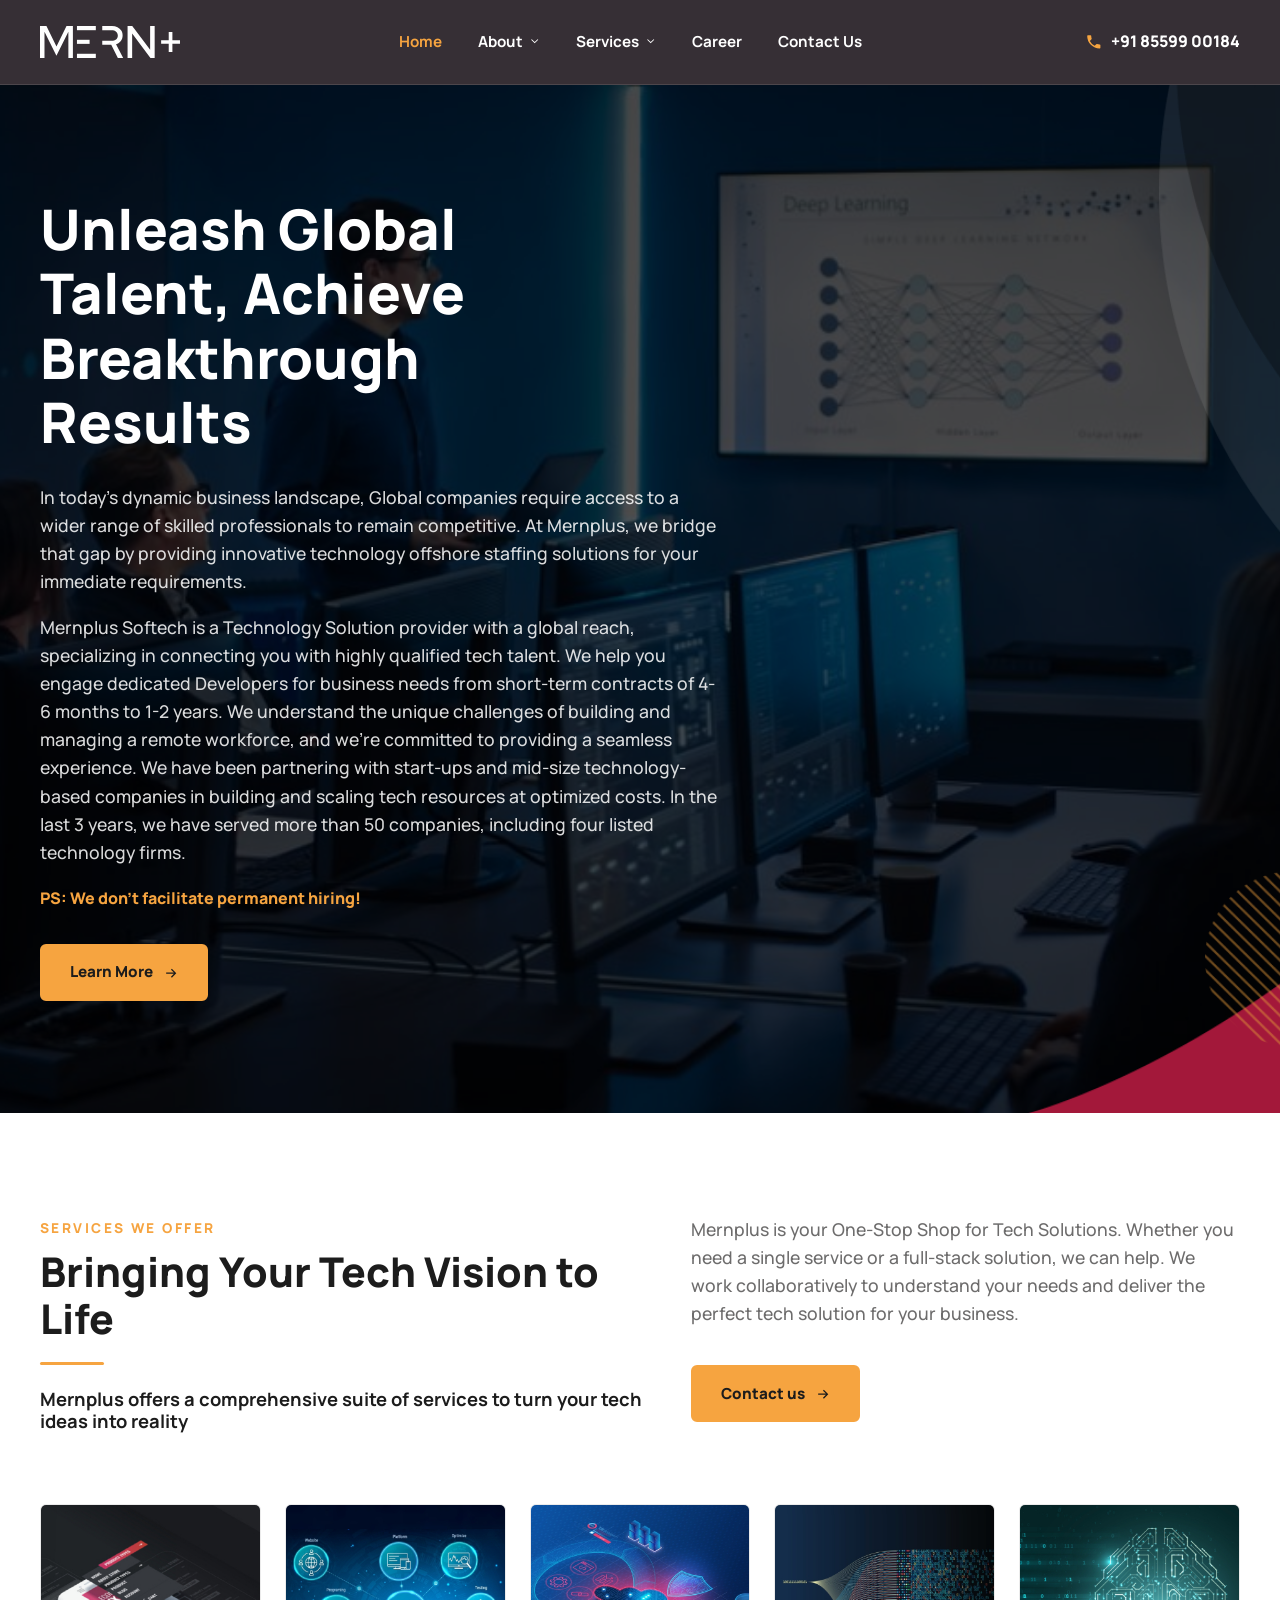
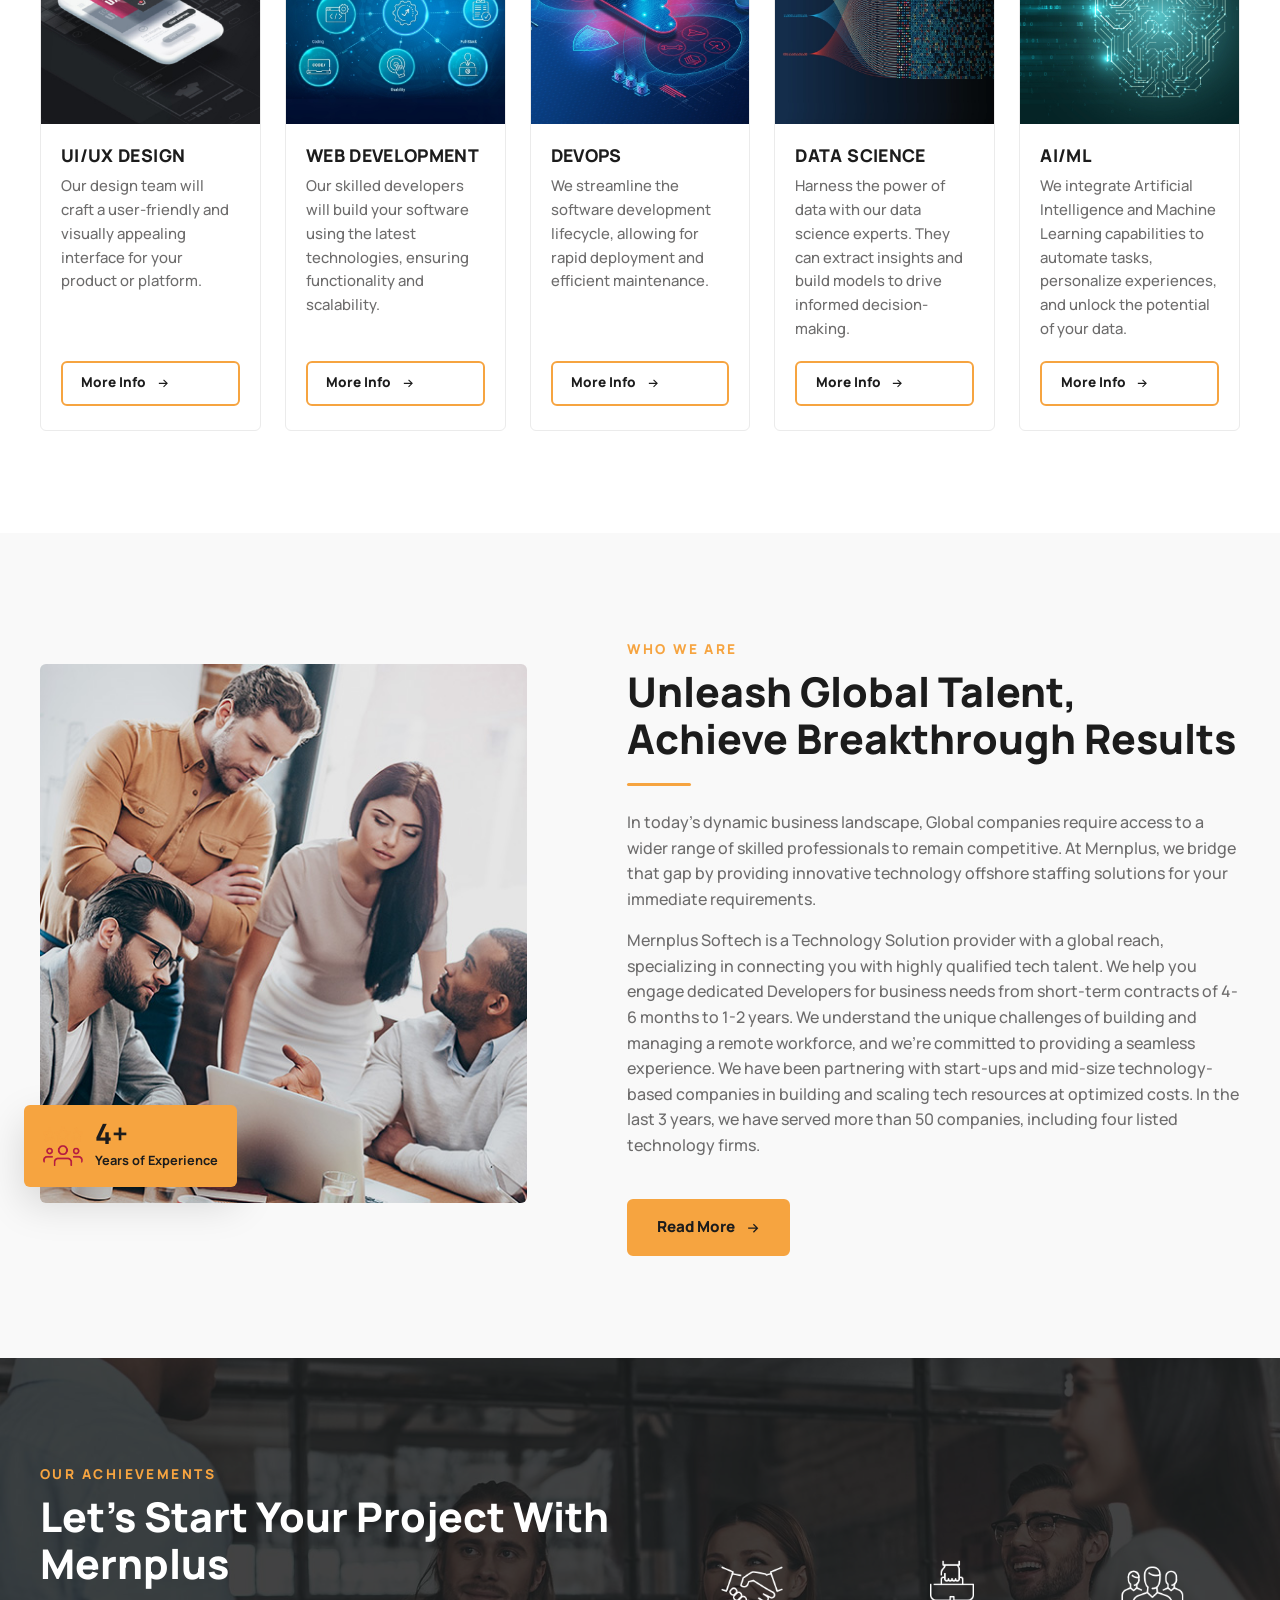
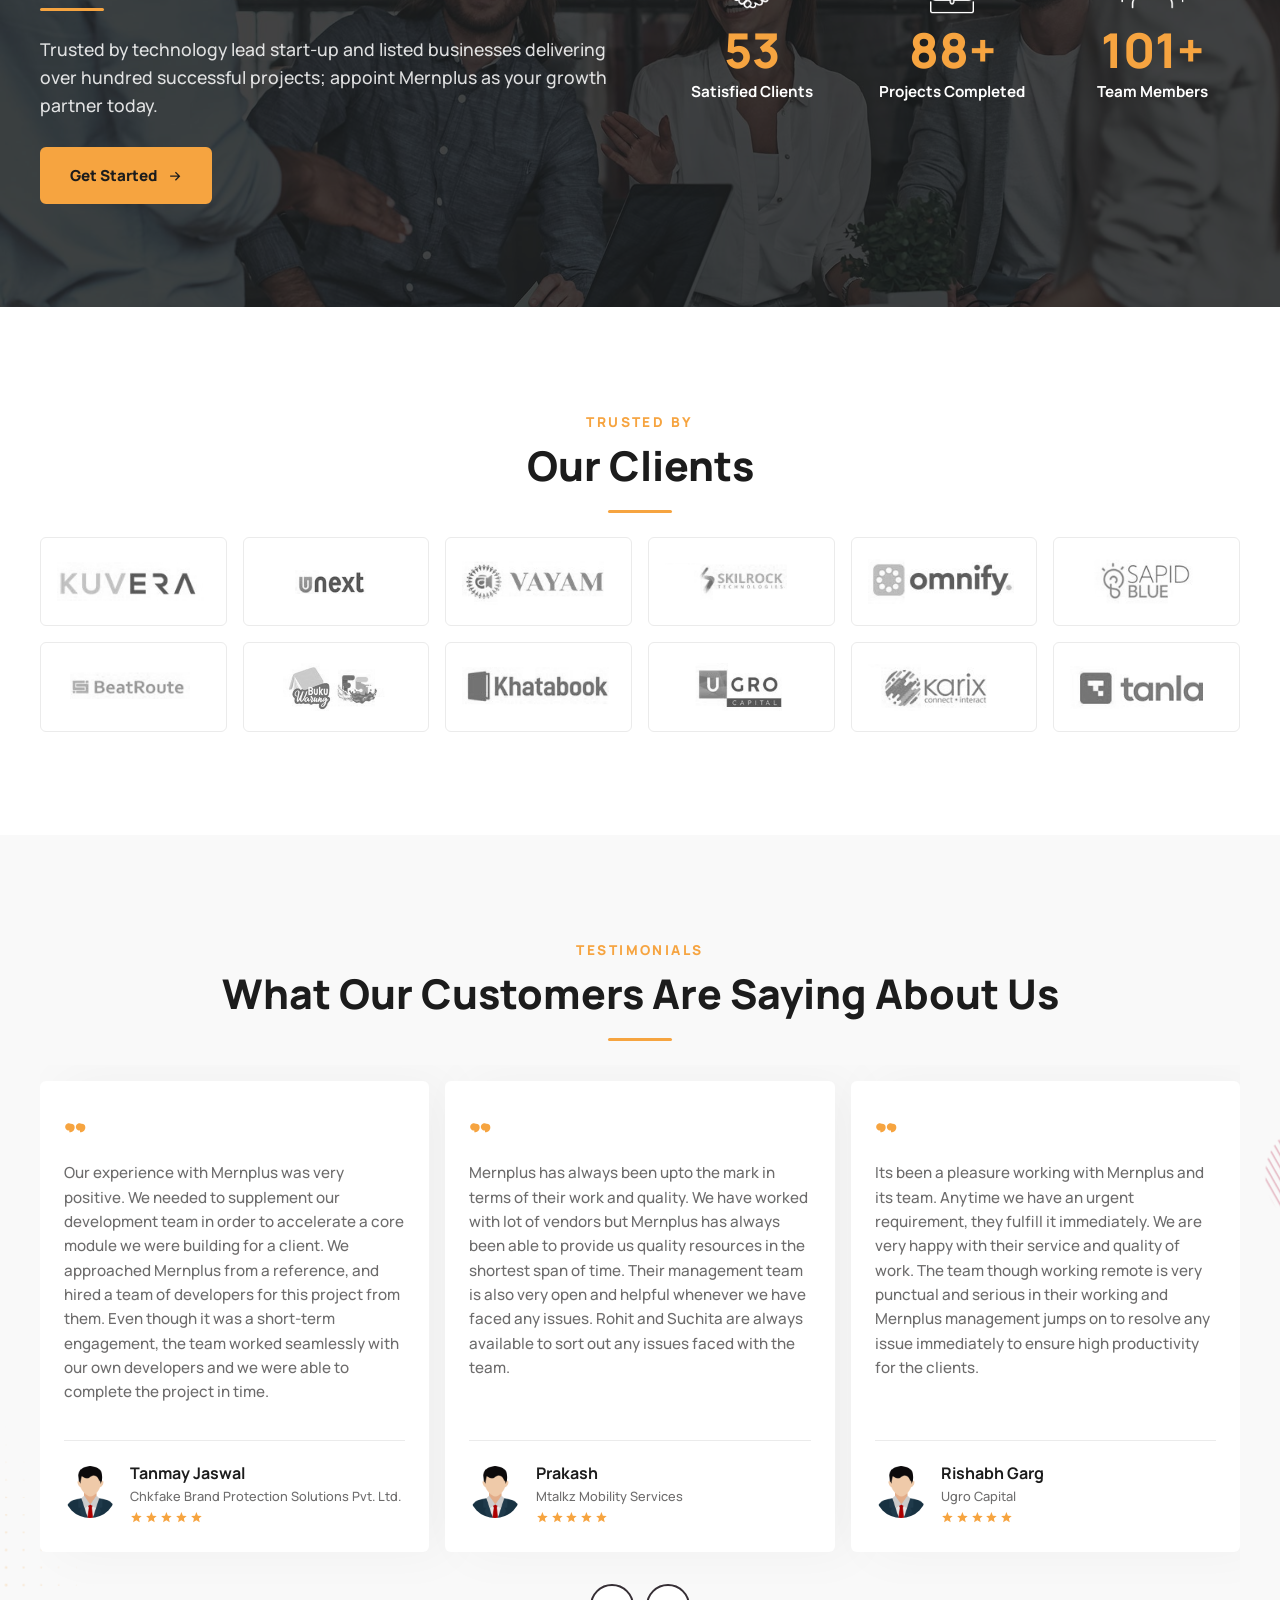
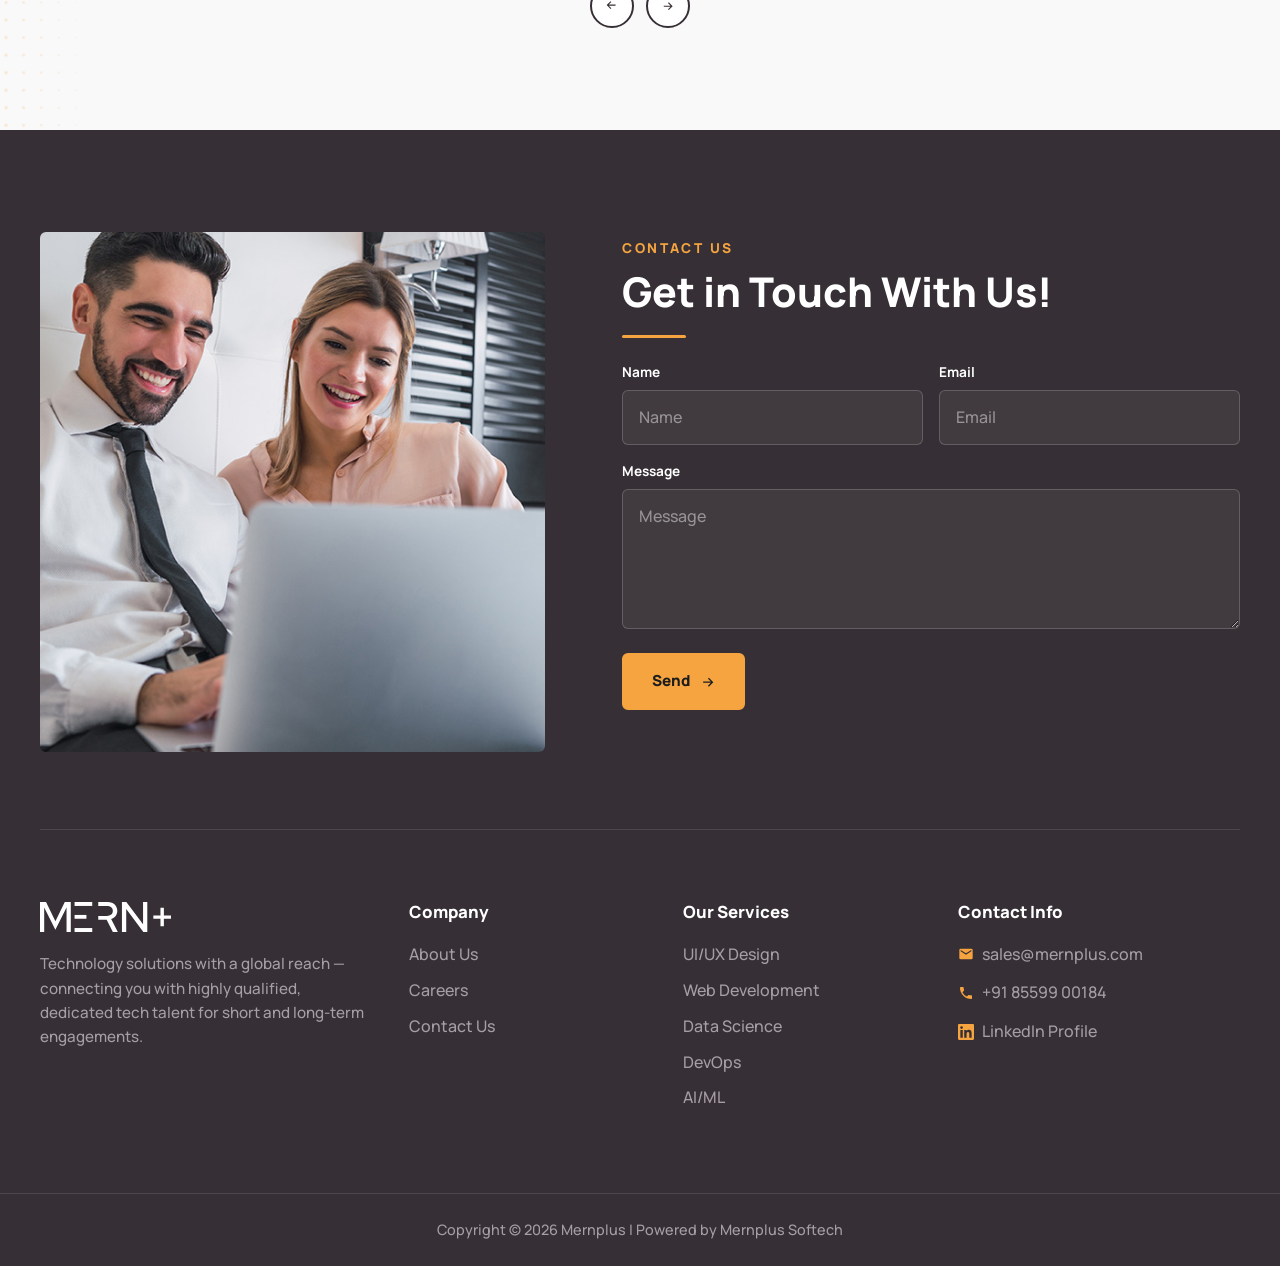
<file: index.html>
<!DOCTYPE html>
<html lang="en">
<head>
  <meta charset="UTF-8">
  <meta name="viewport" content="width=device-width, initial-scale=1">
  <title>Mernplus Technologies — Offshore Tech Talent & Technology Solutions</title>
  <meta name="description" content="Mernplus connects global companies with highly qualified, dedicated tech talent — UI/UX, web development, DevOps, data science and AI/ML.">
  <link rel="preconnect" href="https://fonts.googleapis.com">
  <link rel="preconnect" href="https://fonts.gstatic.com" crossorigin>
  <link href="https://fonts.googleapis.com/css2?family=Manrope:wght@500;600;700;800&display=swap" rel="stylesheet">
  <link rel="stylesheet" href="css/style.css">
  <link rel="icon" href="images/favicon.svg" type="image/svg+xml">
</head>
<body>
<svg xmlns="http://www.w3.org/2000/svg" style="display:none">
  <symbol id="i-arrow" viewBox="0 0 24 24"><path d="M5 12h12.2l-4.6-4.6L14 6l7 7-7 7-1.4-1.4 4.6-4.6H5z"/></symbol>
  <symbol id="i-chev" viewBox="0 0 24 24"><path d="M12 15.5 4.5 8l1.4-1.4L12 12.7l6.1-6.1L19.5 8z"/></symbol>
  <symbol id="i-phone" viewBox="0 0 24 24"><path d="M6.6 10.8a15.1 15.1 0 0 0 6.6 6.6l2.2-2.2a1 1 0 0 1 1-.25c1.1.37 2.3.57 3.6.57a1 1 0 0 1 1 1V20a1 1 0 0 1-1 1A17 17 0 0 1 3 4a1 1 0 0 1 1-1h3.5a1 1 0 0 1 1 1c0 1.25.2 2.45.57 3.57a1 1 0 0 1-.25 1z"/></symbol>
  <symbol id="i-mail" viewBox="0 0 24 24"><path d="M20 4H4a2 2 0 0 0-2 2v12a2 2 0 0 0 2 2h16a2 2 0 0 0 2-2V6a2 2 0 0 0-2-2zm0 4-8 5-8-5V6l8 5 8-5z"/></symbol>
  <symbol id="i-pin" viewBox="0 0 24 24"><path d="M12 2a7 7 0 0 0-7 7c0 5.25 7 13 7 13s7-7.75 7-13a7 7 0 0 0-7-7zm0 9.5A2.5 2.5 0 1 1 12 6.5a2.5 2.5 0 0 1 0 5z"/></symbol>
  <symbol id="i-linkedin" viewBox="0 0 24 24"><path d="M20.45 20.45h-3.55v-5.57c0-1.33-.03-3.04-1.85-3.04-1.85 0-2.14 1.45-2.14 2.94v5.67H9.36V9h3.41v1.56h.05c.47-.9 1.63-1.85 3.36-1.85 3.6 0 4.27 2.37 4.27 5.45v6.29zM5.34 7.43a2.06 2.06 0 1 1 0-4.12 2.06 2.06 0 0 1 0 4.12zM7.12 20.45H3.56V9h3.56v11.45zM22.22 0H1.77C.79 0 0 .77 0 1.72v20.56C0 23.23.79 24 1.77 24h20.45c.98 0 1.78-.77 1.78-1.72V1.72C24 .77 23.2 0 22.22 0z"/></symbol>
  <symbol id="i-star" viewBox="0 0 24 24"><path d="m12 17.3 6.2 3.7-1.6-7 5.4-4.7-7.2-.6L12 2 9.2 8.7 2 9.3l5.4 4.7-1.6 7z"/></symbol>
  <symbol id="i-quote" viewBox="0 0 24 24"><path d="M6.5 11a3.5 3.5 0 0 1 3.5 3.5C10 16.98 8 19 5 19v-2c1.6 0 2.5-.7 2.8-1.6A3.5 3.5 0 1 1 6.5 11zm10 0a3.5 3.5 0 0 1 3.5 3.5c0 2.48-2 4.5-5 4.5v-2c1.6 0 2.5-.7 2.8-1.6A3.5 3.5 0 1 1 16.5 11z"/></symbol>
  <symbol id="i-menu" viewBox="0 0 24 24"><path d="M3 6h18v2H3zm0 5h18v2H3zm0 5h18v2H3z"/></symbol>
  <symbol id="i-close" viewBox="0 0 24 24"><path d="m18.3 5.7-1.4-1.4L12 9.2 7.1 4.3 5.7 5.7l4.9 4.9-4.9 4.9 1.4 1.4 4.9-4.9 4.9 4.9 1.4-1.4-4.9-4.9z"/></symbol>
  <symbol id="i-briefcase" viewBox="0 0 24 24"><path d="M10 4h4a2 2 0 0 1 2 2v1h4a1 1 0 0 1 1 1v11a1 1 0 0 1-1 1H4a1 1 0 0 1-1-1V8a1 1 0 0 1 1-1h4V6a2 2 0 0 1 2-2zm0 2v1h4V6z"/></symbol>
</svg>
<header class="site-header">
  <div class="container">
    <a class="brand" href="index.html" aria-label="Mernplus Technologies — home">
      <img src="images/logo-white.svg" alt="Mernplus Technologies" width="760" height="174">
    </a>
    <nav aria-label="Primary">
      <ul class="nav" id="primary-nav">
        <li><a href="index.html" aria-current="page">Home</a></li><li><button type="button" data-submenu aria-expanded="false" aria-haspopup="true">About <svg class="icon chev" aria-hidden="true"><use href="#i-chev"/></svg></button><ul class="submenu"><li><a href="about-us.html#our-story">Our Story</a></li><li><a href="about-us.html#leadership">Leadership</a></li><li><a href="about-us.html#mission-and-vision">Mission and Vision</a></li><li><a href="about-us.html#why-us">Why Us</a></li><li><a href="about-us.html#our-assurance">Our Assurance</a></li></ul></li><li><button type="button" data-submenu aria-expanded="false" aria-haspopup="true">Services <svg class="icon chev" aria-hidden="true"><use href="#i-chev"/></svg></button><ul class="submenu"><li><a href="our-services.html#ui-ux-design">UI/UX Design</a></li><li><a href="our-services.html#web-development">Web Development</a></li><li><a href="our-services.html#data-science">Data Science</a></li><li><a href="our-services.html#devops">DevOps</a></li><li><a href="our-services.html#ai-ml">AI/ML</a></li></ul></li><li><a href="career.html">Career</a></li><li><a href="#contact-form">Contact Us</a></li><li><a class="header-phone header-phone--mobile" href="tel:+918559900184" ><svg class="icon" aria-hidden="true"><use href="#i-phone"/></svg> +91 85599 00184</a></li>
      </ul>
    </nav>
    <a class="header-phone" href="tel:+918559900184"><svg class="icon" aria-hidden="true"><use href="#i-phone"/></svg> +91 85599 00184</a>
    <button class="nav-toggle" type="button" aria-controls="primary-nav" aria-expanded="false" aria-label="Toggle menu">
      <svg class="icon icon-menu" aria-hidden="true"><use href="#i-menu"/></svg><svg class="icon icon-close" aria-hidden="true"><use href="#i-close"/></svg>
    </button>
  </div>
</header>

<main>

  <section class="hero hero--home">
    <div class="container">
      <h1 class="reveal is-visible">Unleash Global Talent, Achieve Breakthrough Results</h1>
      <div class="lead"><p>In today's dynamic business landscape, Global companies require access to a wider range of skilled professionals to remain competitive. At Mernplus, we bridge that gap by providing innovative technology offshore staffing solutions for your immediate requirements.</p>
<p>Mernplus Softech is a Technology Solution provider with a global reach, specializing in connecting you with highly qualified tech talent. We help you engage dedicated Developers for business needs from short-term contracts of 4-6 months to 1-2 years. We understand the unique challenges of building and managing a remote workforce, and we're committed to providing a seamless experience. We have been partnering with start-ups and mid-size technology-based companies in building and scaling tech resources at optimized costs. In the last 3 years, we have served more than 50 companies, including four listed technology firms.</p></div>
      <p class="note">PS: We don’t facilitate permanent hiring!</p>
      <a class="btn" href="about-us.html">Learn More <svg class="icon" aria-hidden="true"><use href="#i-arrow"/></svg></a>
    </div>
  </section>

  <section class="section" id="services" aria-labelledby="services-heading">
    <div class="container">
      <div class="services-intro">
        <div class="reveal">
          <span class="eyebrow">Services We Offer</span>
          <h2 id="services-heading">Bringing Your Tech Vision to Life</h2>
          <div class="divider"></div>
          <h4>Mernplus offers a comprehensive suite of services to turn your tech ideas into reality</h4>
        </div>
        <div class="reveal">
          <p class="lead">Mernplus is your One-Stop Shop for Tech Solutions. Whether you need a single service or a full-stack solution, we can help. We work collaboratively to understand your needs and deliver the perfect tech solution for your business.</p>
          <a class="btn" href="#contact-form" style="margin-top:1.25rem">Contact us <svg class="icon" aria-hidden="true"><use href="#i-arrow"/></svg></a>
        </div>
      </div>
      <div class="services-grid">
          <article class="service-card reveal">
            <a href="our-services.html#ui-ux-design"><img src="images/uiux_design.jpg" alt="UI/UX Design" loading="lazy" width="350" height="353"></a>
            <div class="service-card__body">
              <h3>UI/UX Design</h3>
              <p>Our design team will craft a user-friendly and visually appealing interface for your product or platform.</p>
              <a class="btn btn--ghost btn--sm" href="our-services.html#ui-ux-design">More Info <svg class="icon" aria-hidden="true"><use href="#i-arrow"/></svg></a>
            </div>
          </article>
          <article class="service-card reveal">
            <a href="our-services.html#web-development"><img src="images/web-development.jpg" alt="Web Development" loading="lazy" width="350" height="353"></a>
            <div class="service-card__body">
              <h3>Web Development</h3>
              <p>Our skilled developers will build your software using the latest technologies, ensuring functionality and scalability.</p>
              <a class="btn btn--ghost btn--sm" href="our-services.html#web-development">More Info <svg class="icon" aria-hidden="true"><use href="#i-arrow"/></svg></a>
            </div>
          </article>
          <article class="service-card reveal">
            <a href="our-services.html#devops"><img src="images/devops_img_home.jpg" alt="DevOps" loading="lazy" width="350" height="353"></a>
            <div class="service-card__body">
              <h3>DevOps</h3>
              <p>We streamline the software development lifecycle, allowing for rapid deployment and efficient maintenance.</p>
              <a class="btn btn--ghost btn--sm" href="our-services.html#devops">More Info <svg class="icon" aria-hidden="true"><use href="#i-arrow"/></svg></a>
            </div>
          </article>
          <article class="service-card reveal">
            <a href="our-services.html#data-science"><img src="images/data_science_img_home.jpg" alt="Data Science" loading="lazy" width="350" height="353"></a>
            <div class="service-card__body">
              <h3>Data Science</h3>
              <p>Harness the power of data with our data science experts. They can extract insights and build models to drive informed decision-making.</p>
              <a class="btn btn--ghost btn--sm" href="our-services.html#data-science">More Info <svg class="icon" aria-hidden="true"><use href="#i-arrow"/></svg></a>
            </div>
          </article>
          <article class="service-card reveal">
            <a href="our-services.html#ai-ml"><img src="images/aiml_img_home.jpg" alt="AI/ML" loading="lazy" width="350" height="353"></a>
            <div class="service-card__body">
              <h3>AI/ML</h3>
              <p>We integrate Artificial Intelligence and Machine Learning capabilities to automate tasks, personalize experiences, and unlock the potential of your data.</p>
              <a class="btn btn--ghost btn--sm" href="our-services.html#ai-ml">More Info <svg class="icon" aria-hidden="true"><use href="#i-arrow"/></svg></a>
            </div>
          </article>
      </div>
    </div>
  </section>

  <section class="section section--ghost" id="who-we-are" aria-labelledby="who-heading">
    <div class="container about-split">
      <div class="about-media reveal">
        <img src="images/About-us-section-group-image.jpg" alt="The Mernplus team collaborating around a laptop" loading="lazy" width="500" height="554">
        <div class="exp-badge">
          <img src="images/About-us-section-counter-icon.png" alt="" width="71" height="70">
          <div><strong>4+</strong><span>Years of Experience</span></div>
        </div>
      </div>
      <div class="reveal">
        <span class="eyebrow">Who we are</span>
        <h2 id="who-heading">Unleash Global Talent, Achieve Breakthrough Results</h2>
        <div class="divider"></div>
        <p>In today's dynamic business landscape, Global companies require access to a wider range of skilled professionals to remain competitive. At Mernplus, we bridge that gap by providing innovative technology offshore staffing solutions for your immediate requirements.</p>
<p>Mernplus Softech is a Technology Solution provider with a global reach, specializing in connecting you with highly qualified tech talent. We help you engage dedicated Developers for business needs from short-term contracts of 4-6 months to 1-2 years. We understand the unique challenges of building and managing a remote workforce, and we're committed to providing a seamless experience. We have been partnering with start-ups and mid-size technology-based companies in building and scaling tech resources at optimized costs. In the last 3 years, we have served more than 50 companies, including four listed technology firms.</p>
        <a class="btn" href="about-us.html" style="margin-top:1.5rem">Read More <svg class="icon" aria-hidden="true"><use href="#i-arrow"/></svg></a>
      </div>
    </div>
  </section>

  <section class="section achievements" aria-labelledby="ach-heading">
      <div class="container achievements-grid">
        <div class="reveal">
          <span class="eyebrow">OUR ACHIEVEMENTS</span>
          <h2 id="ach-heading">Let’s Start Your Project With Mernplus</h2>
          <div class="divider"></div>
          <p class="lead">Trusted by technology lead start-up and listed businesses delivering over hundred successful projects; appoint Mernplus as your growth partner today.</p>
          <a class="btn" href="contact-us.html">Get Started <svg class="icon" aria-hidden="true"><use href="#i-arrow"/></svg></a>
        </div>
        <div class="counters">
          <div class="counter reveal">
            <img src="images/satisfied-clients-icon.png" alt="" width="90" height="75">
            <span class="counter__num" data-count="60">0</span>
            <span class="counter__label">Satisfied Clients</span>
          </div>
          <div class="counter reveal">
            <img src="images/projects-completed-icon.png" alt="" width="90" height="75">
            <span class="counter__num" data-count="100" data-suffix="+">0</span>
            <span class="counter__label">Projects Completed</span>
          </div>
          <div class="counter reveal">
            <img src="images/team-members-icon.png" alt="" width="90" height="75">
            <span class="counter__num" data-count="115" data-suffix="+">0</span>
            <span class="counter__label">Team Members</span>
          </div>
        </div>
      </div>
    </section>

  <section class="section" id="clients" aria-labelledby="clients-heading">
    <div class="container">
      <div class="text-center reveal">
        <span class="eyebrow">Trusted By</span>
        <h2 id="clients-heading">Our Clients</h2>
        <div class="divider divider--center"></div>
      </div>
      <ul class="clients-grid reveal"><li><img src="images/c1.png" alt="Client logo" loading="lazy"></li><li><img src="images/c12.png" alt="Client logo" loading="lazy"></li><li><img src="images/c11.png" alt="Client logo" loading="lazy"></li><li><img src="images/c9.png" alt="Client logo" loading="lazy"></li><li><img src="images/c8.png" alt="Client logo" loading="lazy"></li><li><img src="images/c7.png" alt="Client logo" loading="lazy"></li><li><img src="images/c5.png" alt="Client logo" loading="lazy"></li><li><img src="images/c4.png" alt="Client logo" loading="lazy"></li><li><img src="images/c6.png" alt="Client logo" loading="lazy"></li><li><img src="images/c10.png" alt="Client logo" loading="lazy"></li><li><img src="images/c3.png" alt="Client logo" loading="lazy"></li><li><img src="images/c2.png" alt="Client logo" loading="lazy"></li></ul>
    </div>
  </section>

  <section class="section testimonials" aria-labelledby="testi-heading">
      <div class="container">
        <div class="text-center reveal">
          <span class="eyebrow">Testimonials</span>
          <h2 id="testi-heading">What Our Customers Are Saying About Us</h2>
          <div class="divider divider--center"></div>
        </div>
        <ul class="testi-track reveal">
          <li class="testi-card">
            <div class="quote"><svg class="icon" aria-hidden="true"><use href="#i-quote"/></svg></div>
            <p>Our experience with Mernplus was very positive. We needed to supplement our development team in order to accelerate a core module we were building for a client. We approached Mernplus from a reference, and hired a team of developers for this project from them. Even though it was a short-term engagement, the team worked seamlessly with our own developers and we were able to complete the project in time.</p>
            <div class="testi-card__person">
              <img src="images/avatar.png" alt="" width="52" height="52" loading="lazy">
              <div>
                <strong>Tanmay Jaswal</strong>
                <small>Chkfake Brand Protection Solutions Pvt. Ltd.</small>
                <div class="stars" aria-label="5 out of 5 stars"><svg class="icon" aria-hidden="true"><use href="#i-star"/></svg><svg class="icon" aria-hidden="true"><use href="#i-star"/></svg><svg class="icon" aria-hidden="true"><use href="#i-star"/></svg><svg class="icon" aria-hidden="true"><use href="#i-star"/></svg><svg class="icon" aria-hidden="true"><use href="#i-star"/></svg></div>
              </div>
            </div>
          </li>
          <li class="testi-card">
            <div class="quote"><svg class="icon" aria-hidden="true"><use href="#i-quote"/></svg></div>
            <p>Mernplus has always been upto the mark in terms of their work and quality. We have worked with lot of vendors but Mernplus has always been able to provide us quality resources in the shortest span of time. Their management team is also very open and helpful whenever we have faced any issues. Rohit and Suchita are always available to sort out any issues faced with the team.</p>
            <div class="testi-card__person">
              <img src="images/avatar.png" alt="" width="52" height="52" loading="lazy">
              <div>
                <strong>Prakash</strong>
                <small>Mtalkz Mobility Services</small>
                <div class="stars" aria-label="5 out of 5 stars"><svg class="icon" aria-hidden="true"><use href="#i-star"/></svg><svg class="icon" aria-hidden="true"><use href="#i-star"/></svg><svg class="icon" aria-hidden="true"><use href="#i-star"/></svg><svg class="icon" aria-hidden="true"><use href="#i-star"/></svg><svg class="icon" aria-hidden="true"><use href="#i-star"/></svg></div>
              </div>
            </div>
          </li>
          <li class="testi-card">
            <div class="quote"><svg class="icon" aria-hidden="true"><use href="#i-quote"/></svg></div>
            <p>Its been a pleasure working with Mernplus and its team. Anytime we have an urgent requirement, they fulfill it immediately. We are very happy with their service and quality of work. The team though working remote is very punctual and serious in their working and Mernplus management jumps on to resolve any issue immediately to ensure high productivity for the clients.</p>
            <div class="testi-card__person">
              <img src="images/avatar.png" alt="" width="52" height="52" loading="lazy">
              <div>
                <strong>Rishabh Garg</strong>
                <small>Ugro Capital</small>
                <div class="stars" aria-label="5 out of 5 stars"><svg class="icon" aria-hidden="true"><use href="#i-star"/></svg><svg class="icon" aria-hidden="true"><use href="#i-star"/></svg><svg class="icon" aria-hidden="true"><use href="#i-star"/></svg><svg class="icon" aria-hidden="true"><use href="#i-star"/></svg><svg class="icon" aria-hidden="true"><use href="#i-star"/></svg></div>
              </div>
            </div>
          </li>
          <li class="testi-card">
            <div class="quote"><svg class="icon" aria-hidden="true"><use href="#i-quote"/></svg></div>
            <p>It was great working with Mernplus. They assigned an outstanding engineer to our project. The technical knowledge and attention to detail of the engineer were commendable. He also showed clear and transparent communication throughout the project and ensured smooth progress. The end product exceeded expectations, with clean, well-documented code. Will recommend to everyone.</p>
            <div class="testi-card__person">
              <img src="images/avatar.png" alt="" width="52" height="52" loading="lazy">
              <div>
                <strong>Rahul</strong>
                <small>Bowled.io</small>
                <div class="stars" aria-label="5 out of 5 stars"><svg class="icon" aria-hidden="true"><use href="#i-star"/></svg><svg class="icon" aria-hidden="true"><use href="#i-star"/></svg><svg class="icon" aria-hidden="true"><use href="#i-star"/></svg><svg class="icon" aria-hidden="true"><use href="#i-star"/></svg><svg class="icon" aria-hidden="true"><use href="#i-star"/></svg></div>
              </div>
            </div>
          </li>
        </ul>
        <div class="testi-nav">
          <button type="button" data-testi-prev aria-label="Previous testimonials"><svg class="icon" style="transform:rotate(180deg)" aria-hidden="true"><use href="#i-arrow"/></svg></button>
          <button type="button" data-testi-next aria-label="Next testimonials"><svg class="icon" aria-hidden="true"><use href="#i-arrow"/></svg></button>
        </div>
      </div>
    </section>

</main>

<footer class="site-footer">
  <div class="container">
    <section class="footer-contact section" id="contact-form" aria-labelledby="contact-heading">
      <div class="reveal">
        <img src="images/Contact-us-section-image.jpg" alt="Two colleagues reviewing work on a laptop" loading="lazy" width="554" height="698">
      </div>
      <div class="reveal">
        <span class="eyebrow">Contact Us</span>
        <h2 id="contact-heading">Get in Touch With Us!</h2>
        <div class="divider"></div>
        <!-- Netlify Forms: submissions appear in the Netlify dashboard (Site → Forms)
             and can be forwarded to email there. On any other host the JS falls back
             to opening the visitor's mail app. -->
        <form id="contact-form-el" class="form-grid" name="contact" method="POST" action="/" data-netlify="true" netlify-honeypot="_gotcha" data-mailto="sales@mernplus.com" novalidate>
          <input type="hidden" name="form-name" value="contact">
          <div>
            <label for="f-name">Name</label>
            <input id="f-name" name="name" type="text" placeholder="Name" required autocomplete="name">
          </div>
          <div>
            <label for="f-email">Email</label>
            <input id="f-email" name="email" type="email" placeholder="Email" required autocomplete="email">
          </div>
          <div class="full">
            <label for="f-message">Message</label>
            <textarea id="f-message" name="message" placeholder="Message" required></textarea>
          </div>
          <input type="text" name="_gotcha" tabindex="-1" autocomplete="off" style="display:none" aria-hidden="true">
          <div class="full">
            <button class="btn" type="submit">Send <svg class="icon" aria-hidden="true"><use href="#i-arrow"/></svg></button>
            <p class="form-status" role="status" aria-live="polite"></p>
          </div>
        </form>
      </div>
    </section>

    <div class="footer-cols">
      <div class="footer-brand">
        <img src="images/logo-white.svg" alt="Mernplus Technologies" width="760" height="174">
        <p>Technology solutions with a global reach — connecting you with highly qualified, dedicated tech talent for short and long-term engagements.</p>
      </div>
      <div>
        <h4>Company</h4>
        <ul>
          <li><a href="about-us.html">About Us</a></li>
          <li><a href="career.html">Careers</a></li>
          <li><a href="#contact-form">Contact Us</a></li>
        </ul>
      </div>
      <div>
        <h4>Our Services</h4>
        <ul>
          <li><a href="our-services.html#ui-ux-design">UI/UX Design</a></li>
          <li><a href="our-services.html#web-development">Web Development</a></li>
          <li><a href="our-services.html#data-science">Data Science</a></li>
          <li><a href="our-services.html#devops">DevOps</a></li>
          <li><a href="our-services.html#ai-ml">AI/ML</a></li>
        </ul>
      </div>
      <div>
        <h4>Contact Info</h4>
        <ul>
          <li><a href="mailto:sales@mernplus.com"><svg class="icon" aria-hidden="true"><use href="#i-mail"/></svg> sales@mernplus.com</a></li>
          <li><a href="tel:+918559900184"><svg class="icon" aria-hidden="true"><use href="#i-phone"/></svg> +91 85599 00184</a></li>
          <li><a href="https://www.linkedin.com/company/mernplus-technologies-llp/" target="_blank" rel="noopener"><svg class="icon" aria-hidden="true"><use href="#i-linkedin"/></svg> LinkedIn Profile</a></li>
        </ul>
      </div>
    </div>
  </div>
  <div class="footer-bottom">
    <div class="container">Copyright © <span id="year">2024</span> Mernplus | Powered by Mernplus Softech</div>
  </div>
</footer>
<script src="js/main.js"></script>
</body>
</html>
</file>
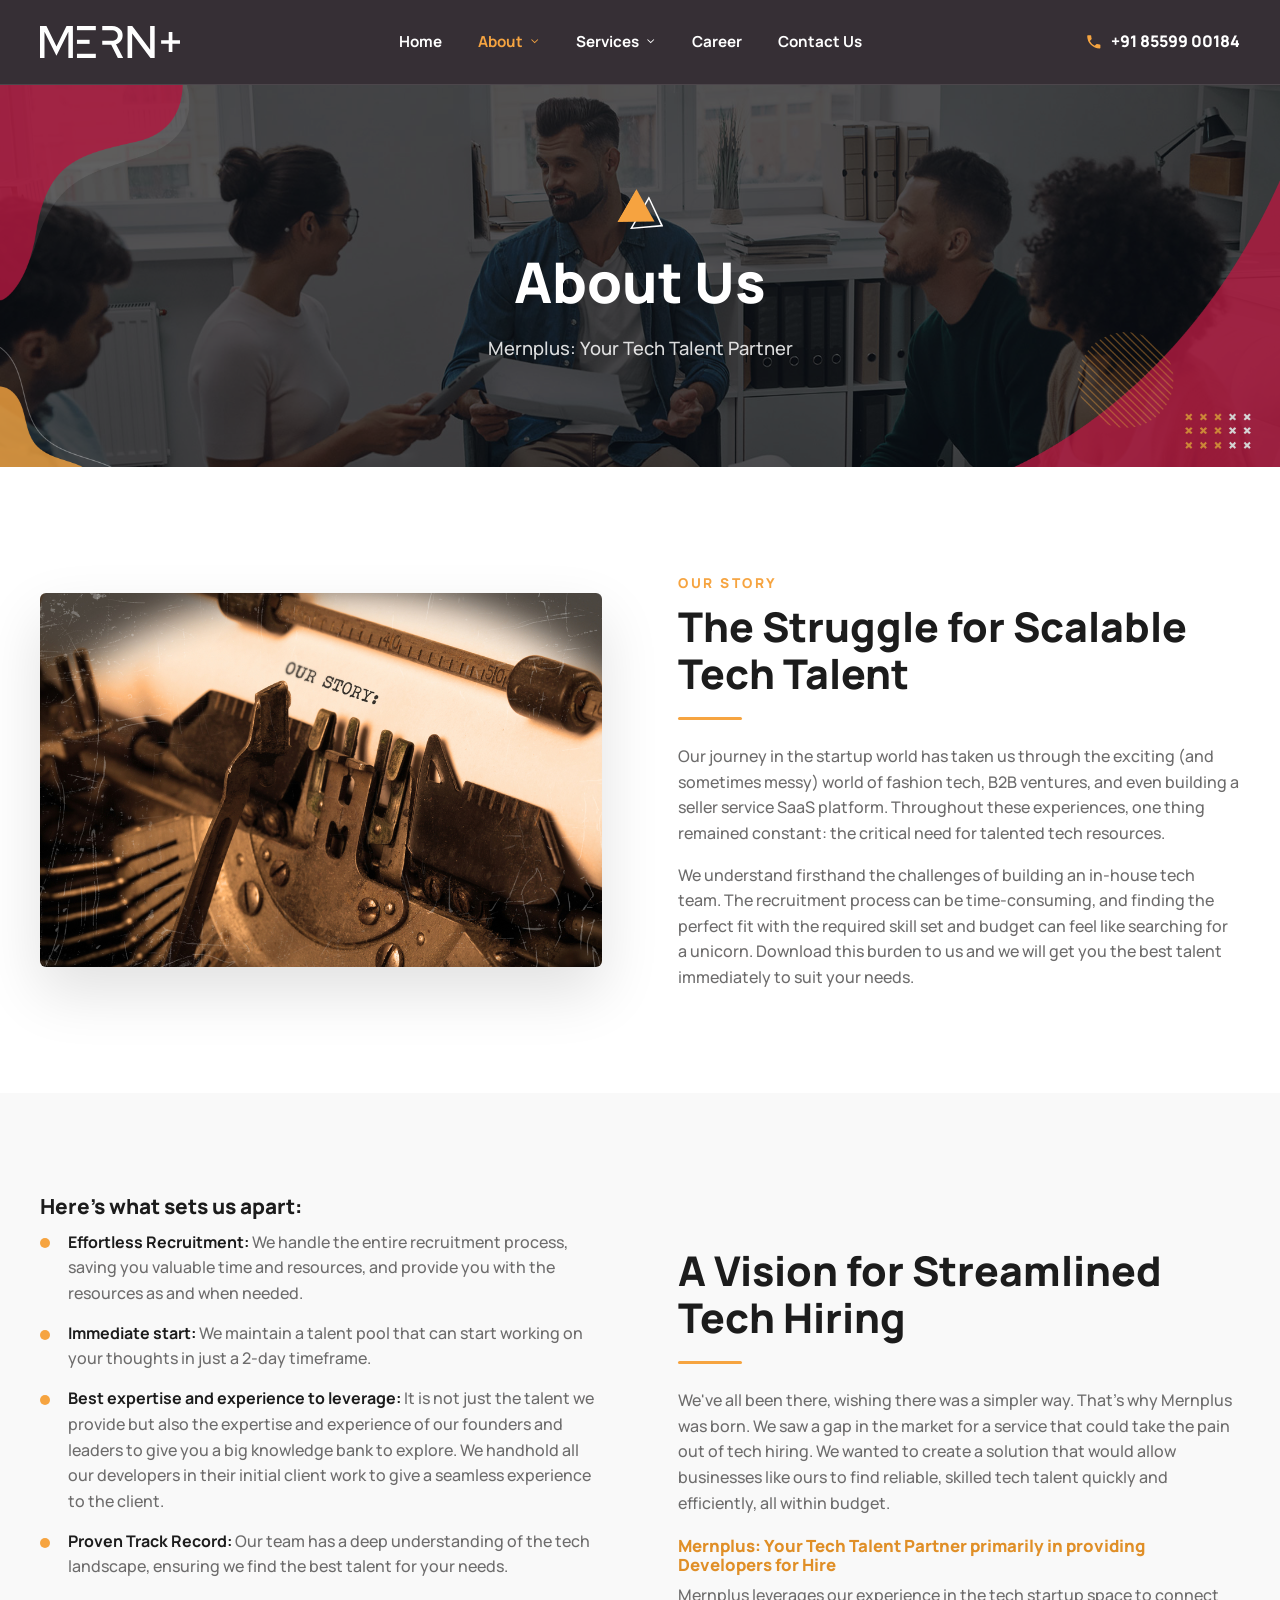
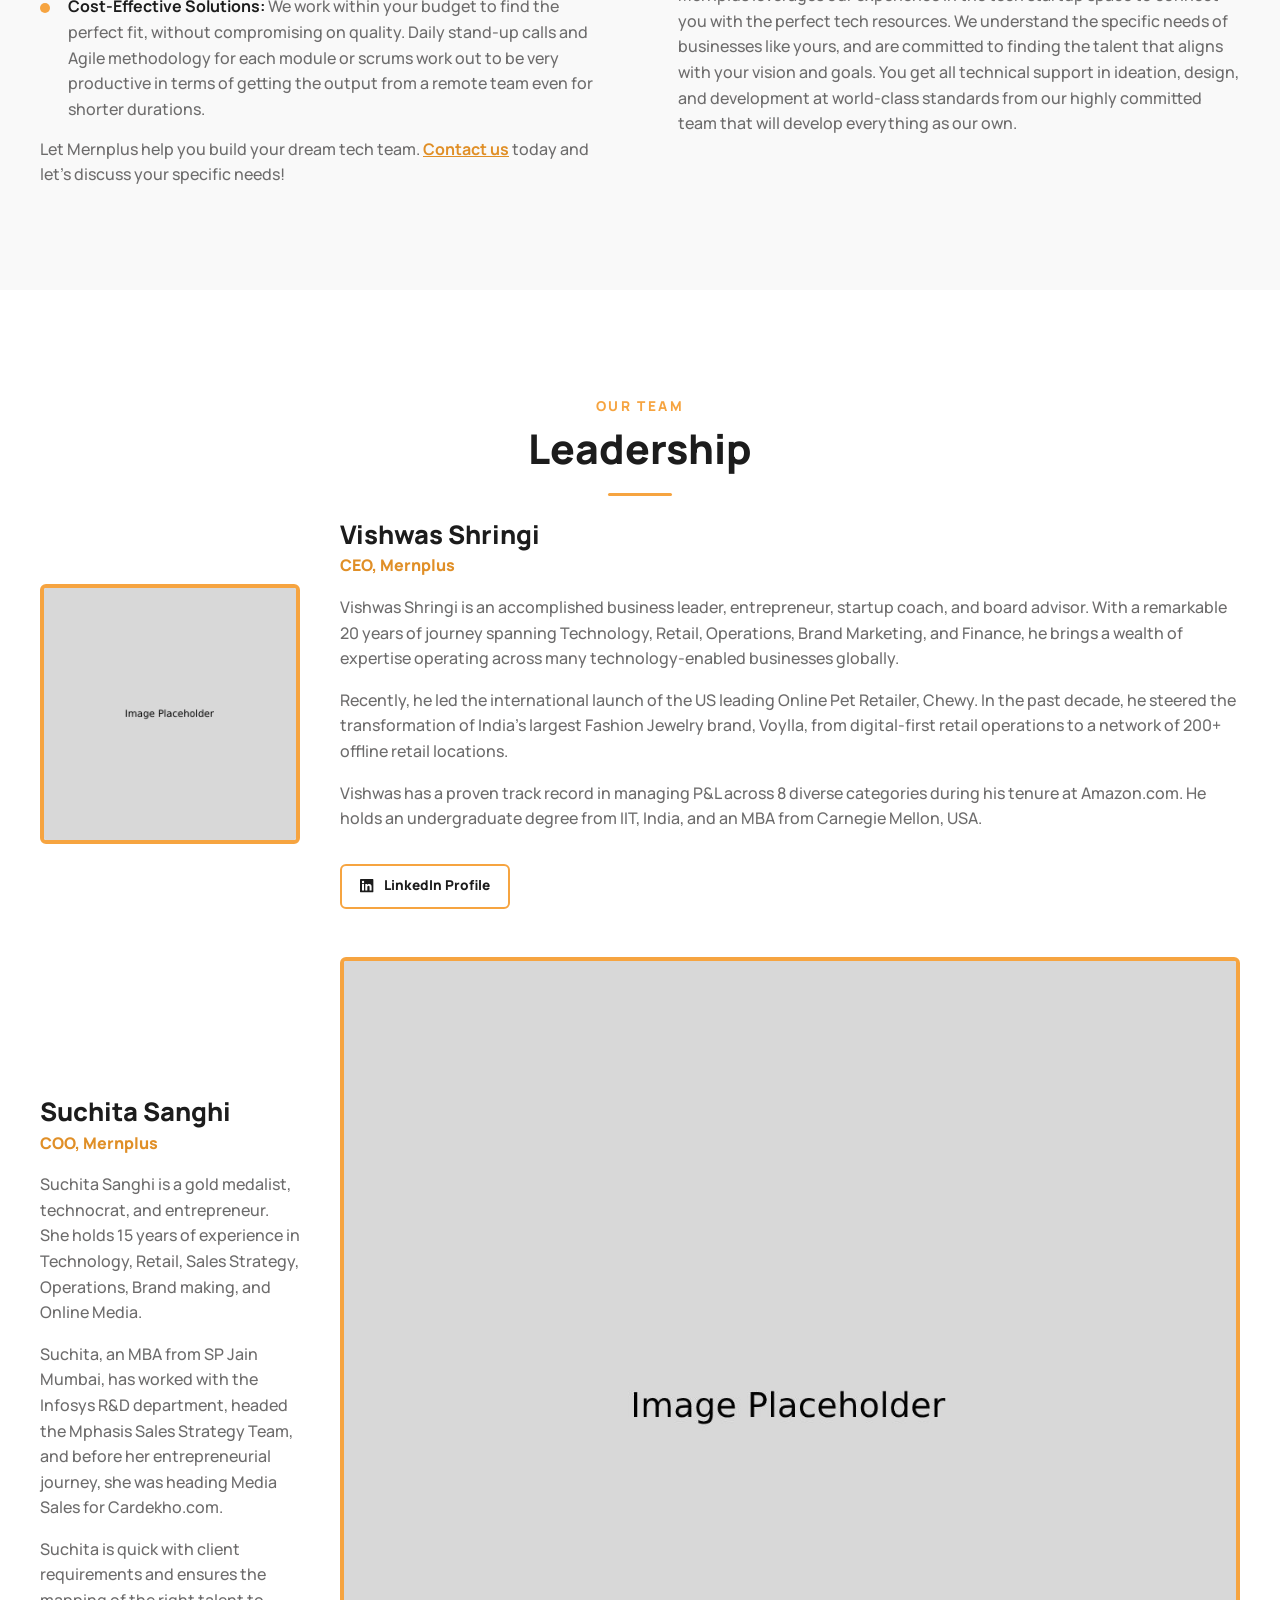
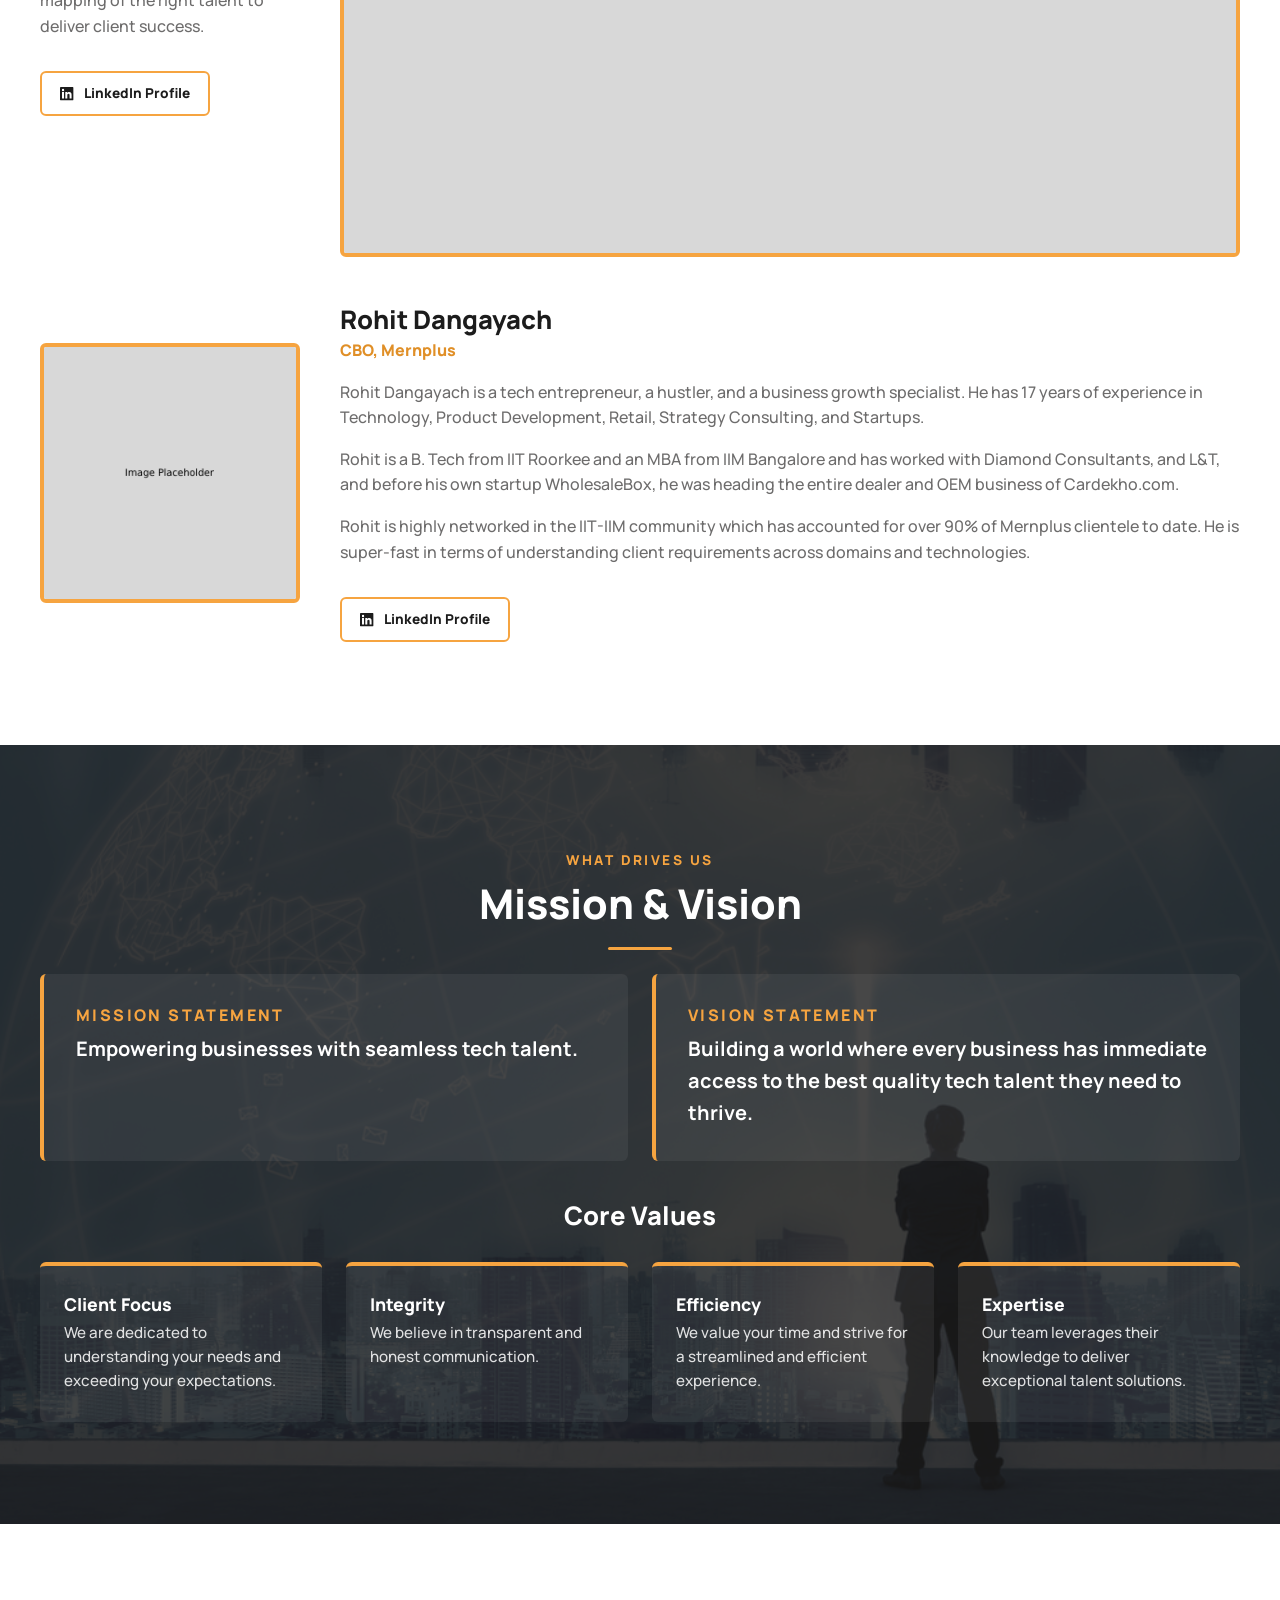
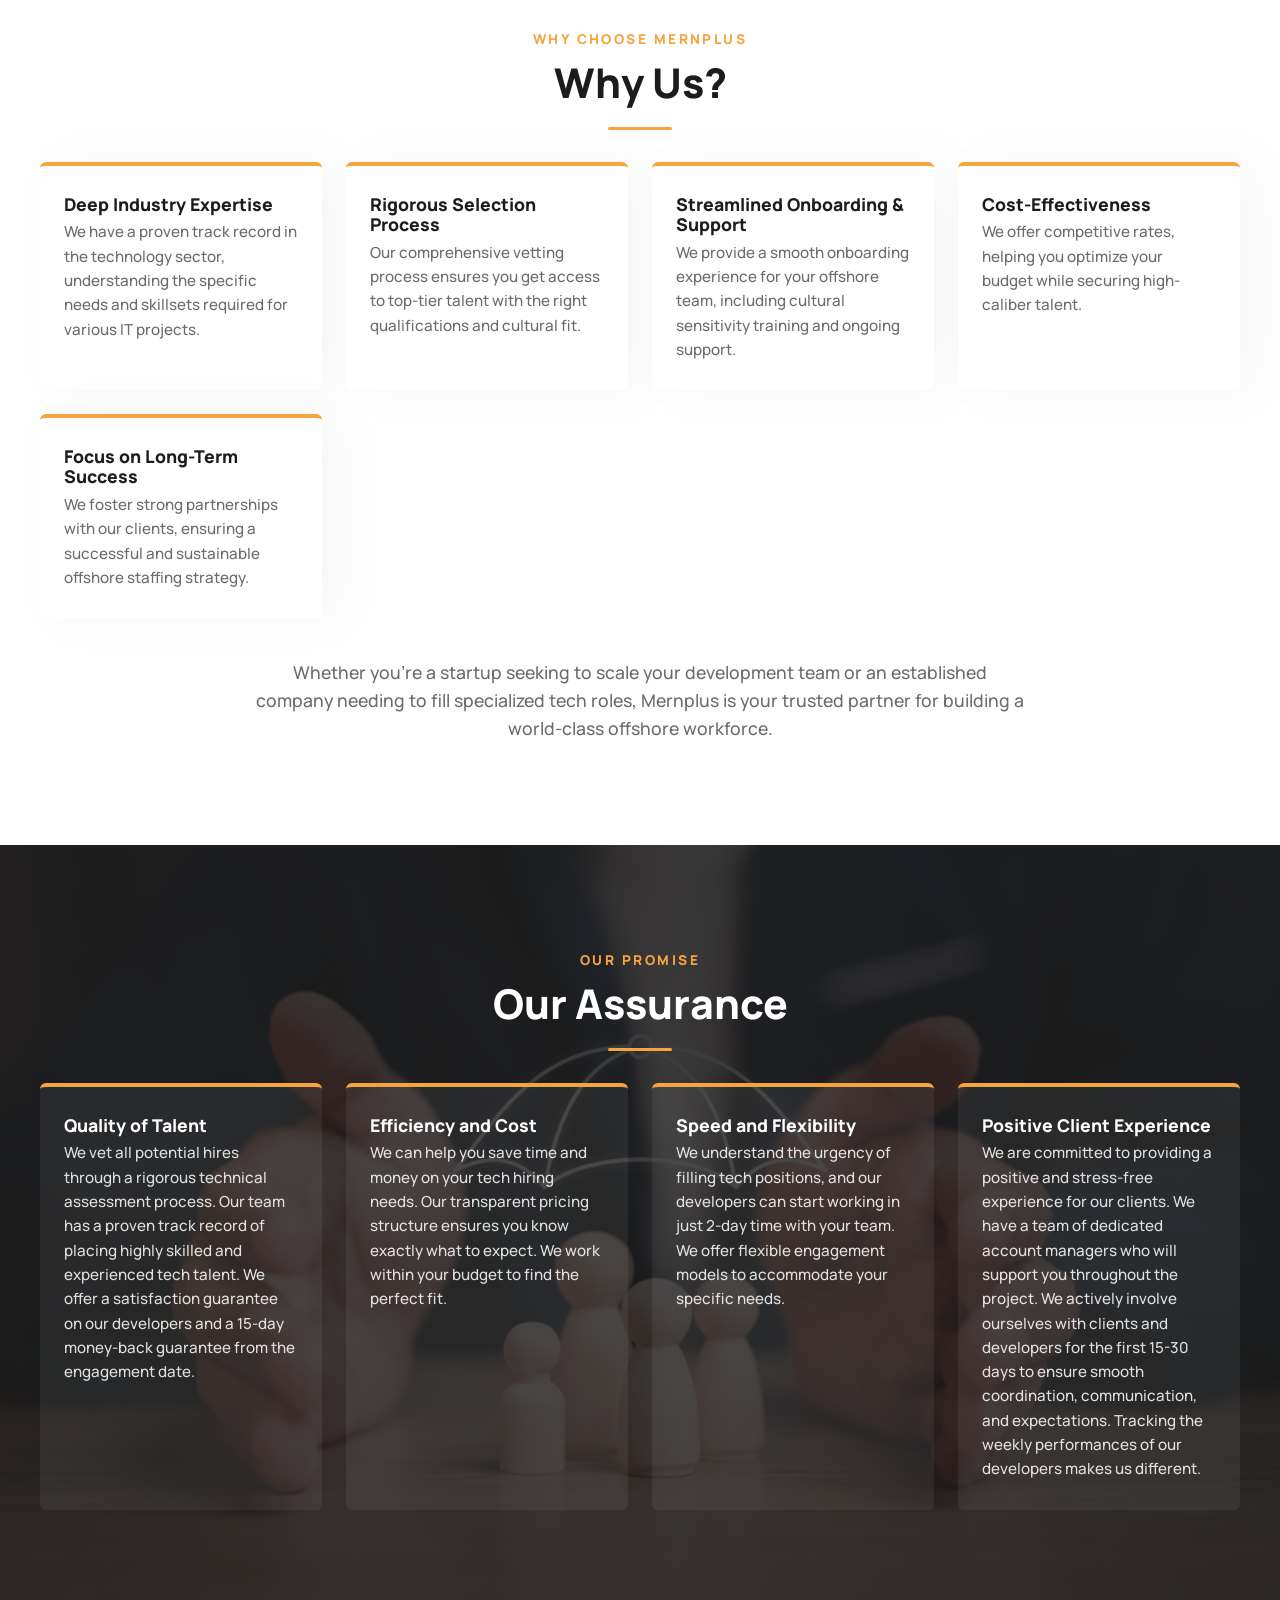
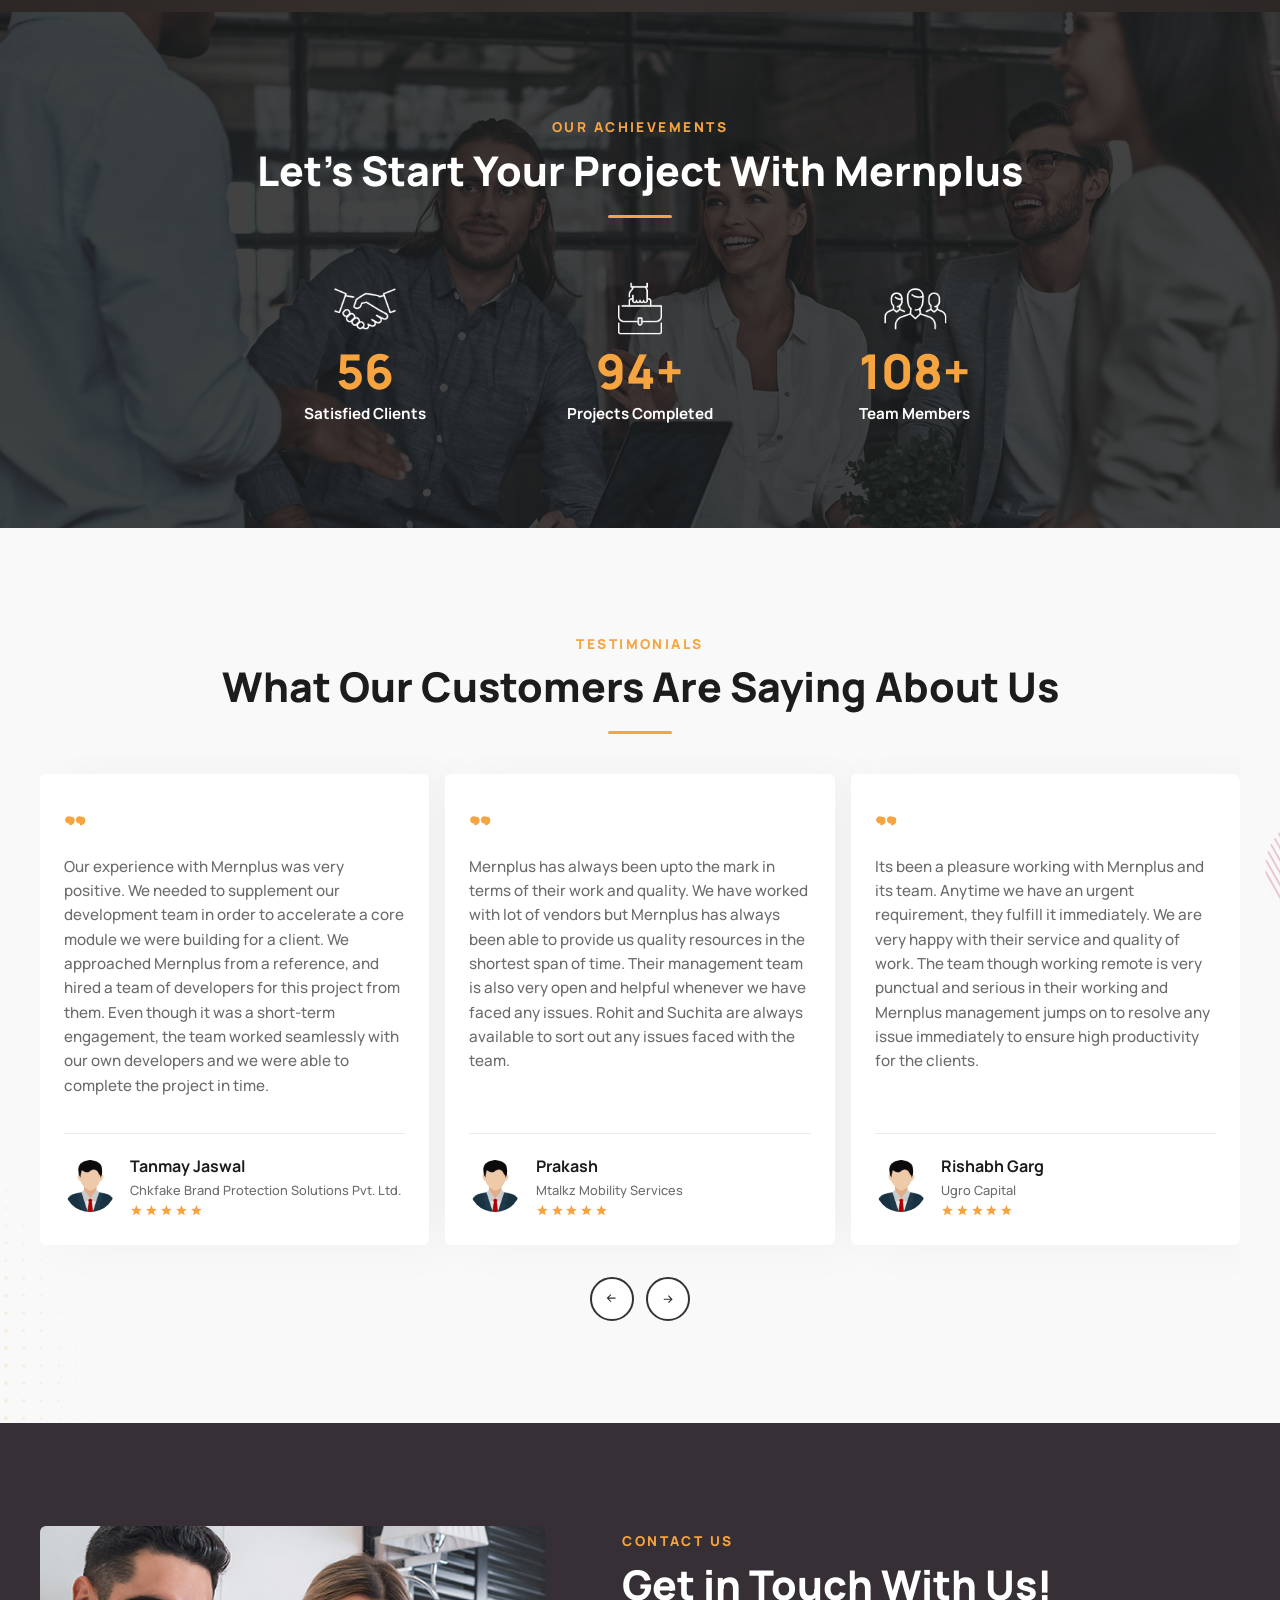
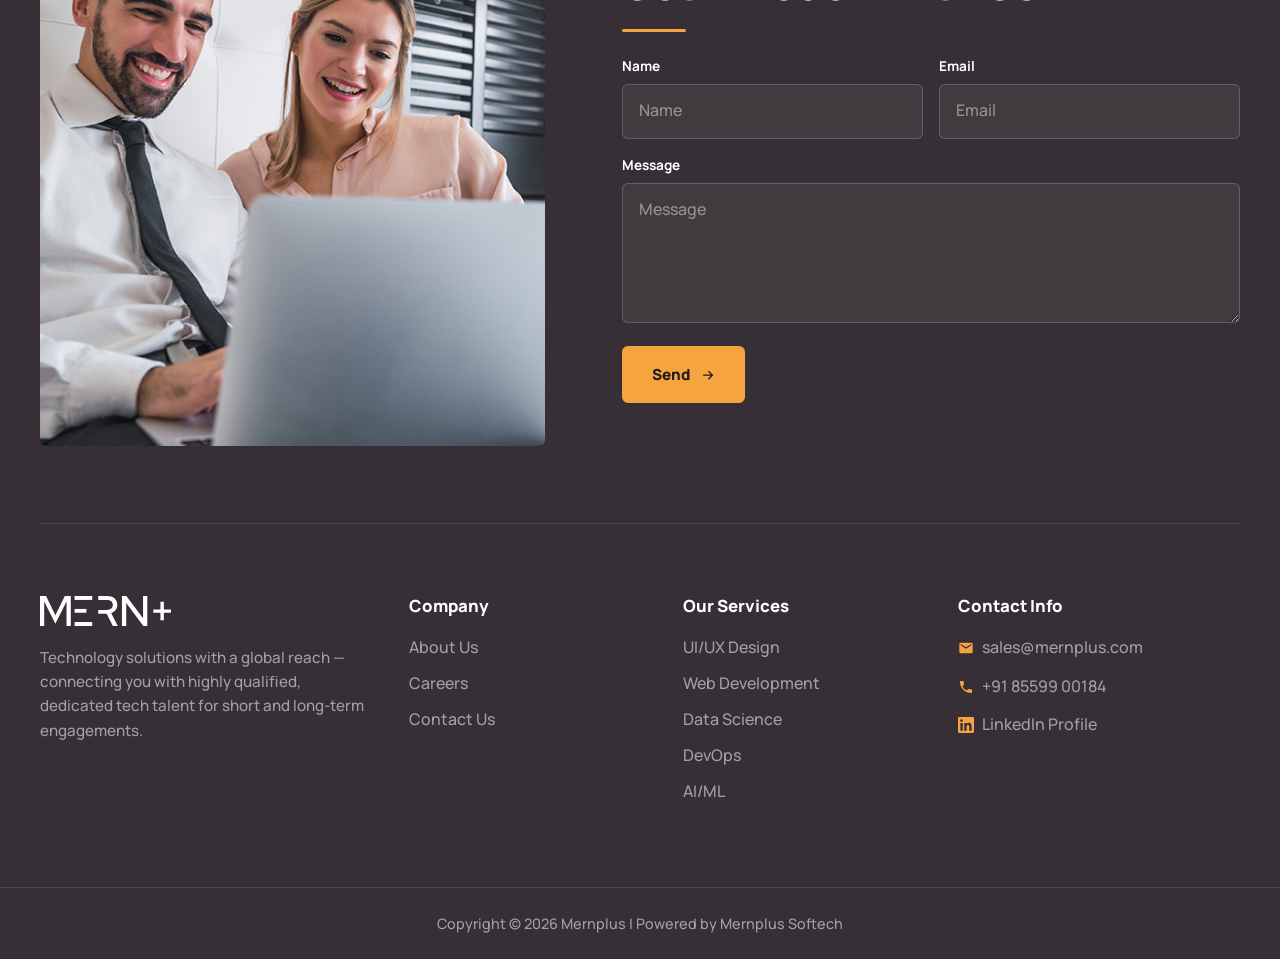
<file: about-us.html>
<!DOCTYPE html>
<html lang="en">
<head>
  <meta charset="UTF-8">
  <meta name="viewport" content="width=device-width, initial-scale=1">
  <title>About Us — Mernplus Technologies</title>
  <meta name="description" content="Our story, leadership, mission and vision, and why companies choose Mernplus as their tech talent partner.">
  <link rel="preconnect" href="https://fonts.googleapis.com">
  <link rel="preconnect" href="https://fonts.gstatic.com" crossorigin>
  <link href="https://fonts.googleapis.com/css2?family=Manrope:wght@500;600;700;800&display=swap" rel="stylesheet">
  <link rel="stylesheet" href="css/style.css">
  <link rel="icon" href="images/favicon.svg" type="image/svg+xml">
</head>
<body>
<svg xmlns="http://www.w3.org/2000/svg" style="display:none">
  <symbol id="i-arrow" viewBox="0 0 24 24"><path d="M5 12h12.2l-4.6-4.6L14 6l7 7-7 7-1.4-1.4 4.6-4.6H5z"/></symbol>
  <symbol id="i-chev" viewBox="0 0 24 24"><path d="M12 15.5 4.5 8l1.4-1.4L12 12.7l6.1-6.1L19.5 8z"/></symbol>
  <symbol id="i-phone" viewBox="0 0 24 24"><path d="M6.6 10.8a15.1 15.1 0 0 0 6.6 6.6l2.2-2.2a1 1 0 0 1 1-.25c1.1.37 2.3.57 3.6.57a1 1 0 0 1 1 1V20a1 1 0 0 1-1 1A17 17 0 0 1 3 4a1 1 0 0 1 1-1h3.5a1 1 0 0 1 1 1c0 1.25.2 2.45.57 3.57a1 1 0 0 1-.25 1z"/></symbol>
  <symbol id="i-mail" viewBox="0 0 24 24"><path d="M20 4H4a2 2 0 0 0-2 2v12a2 2 0 0 0 2 2h16a2 2 0 0 0 2-2V6a2 2 0 0 0-2-2zm0 4-8 5-8-5V6l8 5 8-5z"/></symbol>
  <symbol id="i-pin" viewBox="0 0 24 24"><path d="M12 2a7 7 0 0 0-7 7c0 5.25 7 13 7 13s7-7.75 7-13a7 7 0 0 0-7-7zm0 9.5A2.5 2.5 0 1 1 12 6.5a2.5 2.5 0 0 1 0 5z"/></symbol>
  <symbol id="i-linkedin" viewBox="0 0 24 24"><path d="M20.45 20.45h-3.55v-5.57c0-1.33-.03-3.04-1.85-3.04-1.85 0-2.14 1.45-2.14 2.94v5.67H9.36V9h3.41v1.56h.05c.47-.9 1.63-1.85 3.36-1.85 3.6 0 4.27 2.37 4.27 5.45v6.29zM5.34 7.43a2.06 2.06 0 1 1 0-4.12 2.06 2.06 0 0 1 0 4.12zM7.12 20.45H3.56V9h3.56v11.45zM22.22 0H1.77C.79 0 0 .77 0 1.72v20.56C0 23.23.79 24 1.77 24h20.45c.98 0 1.78-.77 1.78-1.72V1.72C24 .77 23.2 0 22.22 0z"/></symbol>
  <symbol id="i-star" viewBox="0 0 24 24"><path d="m12 17.3 6.2 3.7-1.6-7 5.4-4.7-7.2-.6L12 2 9.2 8.7 2 9.3l5.4 4.7-1.6 7z"/></symbol>
  <symbol id="i-quote" viewBox="0 0 24 24"><path d="M6.5 11a3.5 3.5 0 0 1 3.5 3.5C10 16.98 8 19 5 19v-2c1.6 0 2.5-.7 2.8-1.6A3.5 3.5 0 1 1 6.5 11zm10 0a3.5 3.5 0 0 1 3.5 3.5c0 2.48-2 4.5-5 4.5v-2c1.6 0 2.5-.7 2.8-1.6A3.5 3.5 0 1 1 16.5 11z"/></symbol>
  <symbol id="i-menu" viewBox="0 0 24 24"><path d="M3 6h18v2H3zm0 5h18v2H3zm0 5h18v2H3z"/></symbol>
  <symbol id="i-close" viewBox="0 0 24 24"><path d="m18.3 5.7-1.4-1.4L12 9.2 7.1 4.3 5.7 5.7l4.9 4.9-4.9 4.9 1.4 1.4 4.9-4.9 4.9 4.9 1.4-1.4-4.9-4.9z"/></symbol>
  <symbol id="i-briefcase" viewBox="0 0 24 24"><path d="M10 4h4a2 2 0 0 1 2 2v1h4a1 1 0 0 1 1 1v11a1 1 0 0 1-1 1H4a1 1 0 0 1-1-1V8a1 1 0 0 1 1-1h4V6a2 2 0 0 1 2-2zm0 2v1h4V6z"/></symbol>
</svg>
<header class="site-header">
  <div class="container">
    <a class="brand" href="index.html" aria-label="Mernplus Technologies — home">
      <img src="images/logo-white.svg" alt="Mernplus Technologies" width="760" height="174">
    </a>
    <nav aria-label="Primary">
      <ul class="nav" id="primary-nav">
        <li><a href="index.html">Home</a></li><li class="is-active"><button type="button" data-submenu aria-expanded="false" aria-haspopup="true">About <svg class="icon chev" aria-hidden="true"><use href="#i-chev"/></svg></button><ul class="submenu"><li><a href="about-us.html#our-story">Our Story</a></li><li><a href="about-us.html#leadership">Leadership</a></li><li><a href="about-us.html#mission-and-vision">Mission and Vision</a></li><li><a href="about-us.html#why-us">Why Us</a></li><li><a href="about-us.html#our-assurance">Our Assurance</a></li></ul></li><li><button type="button" data-submenu aria-expanded="false" aria-haspopup="true">Services <svg class="icon chev" aria-hidden="true"><use href="#i-chev"/></svg></button><ul class="submenu"><li><a href="our-services.html#ui-ux-design">UI/UX Design</a></li><li><a href="our-services.html#web-development">Web Development</a></li><li><a href="our-services.html#data-science">Data Science</a></li><li><a href="our-services.html#devops">DevOps</a></li><li><a href="our-services.html#ai-ml">AI/ML</a></li></ul></li><li><a href="career.html">Career</a></li><li><a href="#contact-form">Contact Us</a></li><li><a class="header-phone header-phone--mobile" href="tel:+918559900184" ><svg class="icon" aria-hidden="true"><use href="#i-phone"/></svg> +91 85599 00184</a></li>
      </ul>
    </nav>
    <a class="header-phone" href="tel:+918559900184"><svg class="icon" aria-hidden="true"><use href="#i-phone"/></svg> +91 85599 00184</a>
    <button class="nav-toggle" type="button" aria-controls="primary-nav" aria-expanded="false" aria-label="Toggle menu">
      <svg class="icon icon-menu" aria-hidden="true"><use href="#i-menu"/></svg><svg class="icon icon-close" aria-hidden="true"><use href="#i-close"/></svg>
    </button>
  </div>
</header>

<main>

  <section class="banner banner--about">
    <div class="container">
      <img class="tri" src="images/Triangle-design-element.png" alt="" width="47" height="41">
      <h1>About Us</h1>
      <p>Mernplus: Your Tech Talent Partner</p>
    </div>
  </section>

  <section class="section" id="our-story" aria-labelledby="story-heading">
    <div class="container">
      <div class="story-block">
        <div class="reveal"><img src="images/dfd44c4e88-1.jpg" alt="Developers working together in an office" loading="lazy" width="1000" height="645"></div>
        <div class="prose reveal">
          <span class="eyebrow">Our Story</span>
          <h2 id="story-heading">The Struggle for Scalable Tech Talent</h2>
          <div class="divider"></div>
          <p>Our journey in the startup world has taken us through the exciting (and sometimes messy) world of fashion tech, B2B ventures, and even building a seller service SaaS platform. Throughout these experiences, one thing remained constant: the critical need for talented tech resources.</p>
          <p>We understand firsthand the challenges of building an in-house tech team. The recruitment process can be time-consuming, and finding the perfect fit with the required skill set and budget can feel like searching for a unicorn. Download this burden to us and we will get you the best talent immediately to suit your needs.</p>
        </div>
      </div>
    </div>
  </section>

  <section class="section section--ghost" aria-labelledby="vision-heading">
    <div class="container">
      <div class="story-block story-block--reverse">
        <div class="prose reveal">
          <h2 id="vision-heading">A Vision for Streamlined Tech Hiring</h2>
          <div class="divider"></div>
          <p>We've all been there, wishing there was a simpler way. That's why Mernplus was born. We saw a gap in the market for a service that could take the pain out of tech hiring. We wanted to create a solution that would allow businesses like ours to find reliable, skilled tech talent quickly and efficiently, all within budget.</p>
          <h5>Mernplus: Your Tech Talent Partner primarily in providing Developers for Hire</h5>
          <p>Mernplus leverages our experience in the tech startup space to connect you with the perfect tech resources. We understand the specific needs of businesses like yours, and are committed to finding the talent that aligns with your vision and goals. You get all technical support in ideation, design, and development at world-class standards from our highly committed team that will develop everything as our own.</p>
        </div>
        <div class="prose reveal">
          <h3>Here's what sets us apart:</h3>
          <ul class="feature-list">
            <li><strong>Effortless Recruitment:</strong> We handle the entire recruitment process, saving you valuable time and resources, and provide you with the resources as and when needed.</li>
            <li><strong>Immediate start:</strong> We maintain a talent pool that can start working on your thoughts in just a 2-day timeframe.</li>
            <li><strong>Best expertise and experience to leverage:</strong> It is not just the talent we provide but also the expertise and experience of our founders and leaders to give you a big knowledge bank to explore. We handhold all our developers in their initial client work to give a seamless experience to the client.</li>
            <li><strong>Proven Track Record:</strong> Our team has a deep understanding of the tech landscape, ensuring we find the best talent for your needs.</li>
            <li><strong>Cost-Effective Solutions:</strong> We work within your budget to find the perfect fit, without compromising on quality. Daily stand-up calls and Agile methodology for each module or scrums work out to be very productive in terms of getting the output from a remote team even for shorter durations.</li>
          </ul>
          <p>Let Mernplus help you build your dream tech team. <a href="#contact-form">Contact us</a> today and let's discuss your specific needs!</p>
        </div>
      </div>
    </div>
  </section>

  <section class="section" id="leadership" aria-labelledby="leadership-heading">
    <div class="container">
      <div class="text-center reveal">
        <span class="eyebrow">Our Team</span>
        <h2 id="leadership-heading">Leadership</h2>
        <div class="divider divider--center"></div>
      </div>
      <div class="leaders">
        <article class="leader reveal">
          <img src="images/img-placeholder_1080.jpg" alt="Portrait of Vishwas Shringi" loading="lazy" width="1080" height="1080">
          <div>
            <h3>Vishwas Shringi</h3>
            <span class="role">CEO, Mernplus</span>
            <p>Vishwas Shringi is an accomplished business leader, entrepreneur, startup coach, and board advisor. With a remarkable 20 years of journey spanning Technology, Retail, Operations, Brand Marketing, and Finance, he brings a wealth of expertise operating across many technology-enabled businesses globally.</p>
<p>Recently, he led the international launch of the US leading Online Pet Retailer, Chewy. In the past decade, he steered the transformation of India's largest Fashion Jewelry brand, Voylla, from digital-first retail operations to a network of 200+ offline retail locations.</p>
<p>Vishwas has a proven track record in managing P&amp;L across 8 diverse categories during his tenure at Amazon.com. He holds an undergraduate degree from IIT, India, and an MBA from Carnegie Mellon, USA.</p>
            <a class="btn btn--ghost btn--sm" href="https://www.linkedin.com/in/vishwasshringi/" target="_blank" rel="noopener" style="margin-top:1rem"><svg class="icon" aria-hidden="true"><use href="#i-linkedin"/></svg> LinkedIn Profile</a>
          </div>
        </article>
        <article class="leader reveal">
          <img src="images/img-placeholder_1080.jpg" alt="Portrait of Suchita Sanghi" loading="lazy" width="1080" height="1080">
          <div>
            <h3>Suchita Sanghi</h3>
            <span class="role">COO, Mernplus</span>
            <p>Suchita Sanghi is a gold medalist, technocrat, and entrepreneur. She holds 15 years of experience in Technology, Retail, Sales Strategy, Operations, Brand making, and Online Media.</p>
<p>Suchita, an MBA from SP Jain Mumbai, has worked with the Infosys R&amp;D department, headed the Mphasis Sales Strategy Team, and before her entrepreneurial journey, she was heading Media Sales for Cardekho.com.</p>
<p>Suchita is quick with client requirements and ensures the mapping of the right talent to deliver client success.</p>
            <a class="btn btn--ghost btn--sm" href="https://www.linkedin.com/in/suchitasanghi/" target="_blank" rel="noopener" style="margin-top:1rem"><svg class="icon" aria-hidden="true"><use href="#i-linkedin"/></svg> LinkedIn Profile</a>
          </div>
        </article>
        <article class="leader reveal">
          <img src="images/img-placeholder_1080.jpg" alt="Portrait of Rohit Dangayach" loading="lazy" width="1080" height="1080">
          <div>
            <h3>Rohit Dangayach</h3>
            <span class="role">CBO, Mernplus</span>
            <p>Rohit Dangayach is a tech entrepreneur, a hustler, and a business growth specialist. He has 17 years of experience in Technology, Product Development, Retail, Strategy Consulting, and Startups.</p>
<p>Rohit is a B. Tech from IIT Roorkee and an MBA from IIM Bangalore and has worked with Diamond Consultants, and L&amp;T, and before his own startup WholesaleBox, he was heading the entire dealer and OEM business of Cardekho.com.</p>
<p>Rohit is highly networked in the IIT-IIM community which has accounted for over 90% of Mernplus clientele to date. He is super-fast in terms of understanding client requirements across domains and technologies.</p>
            <a class="btn btn--ghost btn--sm" href="https://www.linkedin.com/in/rohit-dangayach-8760a22/" target="_blank" rel="noopener" style="margin-top:1rem"><svg class="icon" aria-hidden="true"><use href="#i-linkedin"/></svg> LinkedIn Profile</a>
          </div>
        </article>
      </div>
    </div>
  </section>

  <section class="section dark-band dark-band--mission" id="mission-and-vision" aria-labelledby="mv-heading">
    <div class="container">
      <div class="text-center reveal">
        <span class="eyebrow">What drives us</span>
        <h2 id="mv-heading">Mission &amp; Vision</h2>
        <div class="divider divider--center"></div>
      </div>
      <div class="mv-grid">
        <div class="mv-card reveal"><h3>Mission Statement</h3><p>Empowering businesses with seamless tech talent.</p></div>
        <div class="mv-card reveal"><h3>Vision Statement</h3><p>Building a world where every business has immediate access to the best quality tech talent they need to thrive.</p></div>
      </div>
      <h3 class="text-center">Core Values</h3>
      <div class="values-grid"><div class="value-card reveal"><h3>Client Focus</h3><p>We are dedicated to understanding your needs and exceeding your expectations.</p></div><div class="value-card reveal"><h3>Integrity</h3><p>We believe in transparent and honest communication.</p></div><div class="value-card reveal"><h3>Efficiency</h3><p>We value your time and strive for a streamlined and efficient experience.</p></div><div class="value-card reveal"><h3>Expertise</h3><p>Our team leverages their knowledge to deliver exceptional talent solutions.</p></div></div>
    </div>
  </section>

  <section class="section" id="why-us" aria-labelledby="why-heading">
    <div class="container">
      <div class="text-center reveal">
        <span class="eyebrow">Why choose Mernplus</span>
        <h2 id="why-heading">Why Us?</h2>
        <div class="divider divider--center"></div>
      </div>
      <div class="values-grid"><div class="value-card reveal"><h3>Deep Industry Expertise</h3><p>We have a proven track record in the technology sector, understanding the specific needs and skillsets required for various IT projects.</p></div><div class="value-card reveal"><h3>Rigorous Selection Process</h3><p>Our comprehensive vetting process ensures you get access to top-tier talent with the right qualifications and cultural fit.</p></div><div class="value-card reveal"><h3>Streamlined Onboarding &amp; Support</h3><p>We provide a smooth onboarding experience for your offshore team, including cultural sensitivity training and ongoing support.</p></div><div class="value-card reveal"><h3>Cost-Effectiveness</h3><p>We offer competitive rates, helping you optimize your budget while securing high-caliber talent.</p></div><div class="value-card reveal"><h3>Focus on Long-Term Success</h3><p>We foster strong partnerships with our clients, ensuring a successful and sustainable offshore staffing strategy.</p></div></div>
      <p class="lead text-center reveal" style="max-width:70ch;margin:2.5rem auto 0">Whether you’re a startup seeking to scale your development team or an established company needing to fill specialized tech roles, Mernplus is your trusted partner for building a world-class offshore workforce.</p>
    </div>
  </section>

  <section class="section dark-band dark-band--assurance" id="our-assurance" aria-labelledby="assurance-heading">
    <div class="container">
      <div class="text-center reveal">
        <span class="eyebrow">Our promise</span>
        <h2 id="assurance-heading">Our Assurance</h2>
        <div class="divider divider--center"></div>
      </div>
      <div class="values-grid"><div class="value-card reveal"><h3>Quality of Talent</h3><p>We vet all potential hires through a rigorous technical assessment process. Our team has a proven track record of placing highly skilled and experienced tech talent. We offer a satisfaction guarantee on our developers and a 15-day money-back guarantee from the engagement date.</p></div><div class="value-card reveal"><h3>Efficiency and Cost</h3><p>We can help you save time and money on your tech hiring needs. Our transparent pricing structure ensures you know exactly what to expect. We work within your budget to find the perfect fit.</p></div><div class="value-card reveal"><h3>Speed and Flexibility</h3><p>We understand the urgency of filling tech positions, and our developers can start working in just 2-day time with your team. We offer flexible engagement models to accommodate your specific needs.</p></div><div class="value-card reveal"><h3>Positive Client Experience</h3><p>We are committed to providing a positive and stress-free experience for our clients. We have a team of dedicated account managers who will support you throughout the project. We actively involve ourselves with clients and developers for the first 15-30 days to ensure smooth coordination, communication, and expectations. Tracking the weekly performances of our developers makes us different.</p></div></div>
    </div>
  </section>

  <section class="section achievements achievements--centered" aria-labelledby="ach-heading">
      <div class="container">
        <div class="achievements-grid">
          <div class="reveal">
            <span class="eyebrow">OUR ACHIEVEMENTS</span>
            <h2 id="ach-heading">Let’s Start Your Project With Mernplus</h2>
            <div class="divider divider--center"></div>
          </div>
        </div>
        <div class="counters">
          <div class="counter reveal">
            <img src="images/satisfied-clients-icon.png" alt="" width="90" height="75">
            <span class="counter__num" data-count="60">0</span>
            <span class="counter__label">Satisfied Clients</span>
          </div>
          <div class="counter reveal">
            <img src="images/projects-completed-icon.png" alt="" width="90" height="75">
            <span class="counter__num" data-count="100" data-suffix="+">0</span>
            <span class="counter__label">Projects Completed</span>
          </div>
          <div class="counter reveal">
            <img src="images/team-members-icon.png" alt="" width="90" height="75">
            <span class="counter__num" data-count="115" data-suffix="+">0</span>
            <span class="counter__label">Team Members</span>
          </div>
        </div>
      </div>
    </section>
  <section class="section testimonials" aria-labelledby="testi-heading">
      <div class="container">
        <div class="text-center reveal">
          <span class="eyebrow">Testimonials</span>
          <h2 id="testi-heading">What Our Customers Are Saying About Us</h2>
          <div class="divider divider--center"></div>
        </div>
        <ul class="testi-track reveal">
          <li class="testi-card">
            <div class="quote"><svg class="icon" aria-hidden="true"><use href="#i-quote"/></svg></div>
            <p>Our experience with Mernplus was very positive. We needed to supplement our development team in order to accelerate a core module we were building for a client. We approached Mernplus from a reference, and hired a team of developers for this project from them. Even though it was a short-term engagement, the team worked seamlessly with our own developers and we were able to complete the project in time.</p>
            <div class="testi-card__person">
              <img src="images/avatar.png" alt="" width="52" height="52" loading="lazy">
              <div>
                <strong>Tanmay Jaswal</strong>
                <small>Chkfake Brand Protection Solutions Pvt. Ltd.</small>
                <div class="stars" aria-label="5 out of 5 stars"><svg class="icon" aria-hidden="true"><use href="#i-star"/></svg><svg class="icon" aria-hidden="true"><use href="#i-star"/></svg><svg class="icon" aria-hidden="true"><use href="#i-star"/></svg><svg class="icon" aria-hidden="true"><use href="#i-star"/></svg><svg class="icon" aria-hidden="true"><use href="#i-star"/></svg></div>
              </div>
            </div>
          </li>
          <li class="testi-card">
            <div class="quote"><svg class="icon" aria-hidden="true"><use href="#i-quote"/></svg></div>
            <p>Mernplus has always been upto the mark in terms of their work and quality. We have worked with lot of vendors but Mernplus has always been able to provide us quality resources in the shortest span of time. Their management team is also very open and helpful whenever we have faced any issues. Rohit and Suchita are always available to sort out any issues faced with the team.</p>
            <div class="testi-card__person">
              <img src="images/avatar.png" alt="" width="52" height="52" loading="lazy">
              <div>
                <strong>Prakash</strong>
                <small>Mtalkz Mobility Services</small>
                <div class="stars" aria-label="5 out of 5 stars"><svg class="icon" aria-hidden="true"><use href="#i-star"/></svg><svg class="icon" aria-hidden="true"><use href="#i-star"/></svg><svg class="icon" aria-hidden="true"><use href="#i-star"/></svg><svg class="icon" aria-hidden="true"><use href="#i-star"/></svg><svg class="icon" aria-hidden="true"><use href="#i-star"/></svg></div>
              </div>
            </div>
          </li>
          <li class="testi-card">
            <div class="quote"><svg class="icon" aria-hidden="true"><use href="#i-quote"/></svg></div>
            <p>Its been a pleasure working with Mernplus and its team. Anytime we have an urgent requirement, they fulfill it immediately. We are very happy with their service and quality of work. The team though working remote is very punctual and serious in their working and Mernplus management jumps on to resolve any issue immediately to ensure high productivity for the clients.</p>
            <div class="testi-card__person">
              <img src="images/avatar.png" alt="" width="52" height="52" loading="lazy">
              <div>
                <strong>Rishabh Garg</strong>
                <small>Ugro Capital</small>
                <div class="stars" aria-label="5 out of 5 stars"><svg class="icon" aria-hidden="true"><use href="#i-star"/></svg><svg class="icon" aria-hidden="true"><use href="#i-star"/></svg><svg class="icon" aria-hidden="true"><use href="#i-star"/></svg><svg class="icon" aria-hidden="true"><use href="#i-star"/></svg><svg class="icon" aria-hidden="true"><use href="#i-star"/></svg></div>
              </div>
            </div>
          </li>
          <li class="testi-card">
            <div class="quote"><svg class="icon" aria-hidden="true"><use href="#i-quote"/></svg></div>
            <p>It was great working with Mernplus. They assigned an outstanding engineer to our project. The technical knowledge and attention to detail of the engineer were commendable. He also showed clear and transparent communication throughout the project and ensured smooth progress. The end product exceeded expectations, with clean, well-documented code. Will recommend to everyone.</p>
            <div class="testi-card__person">
              <img src="images/avatar.png" alt="" width="52" height="52" loading="lazy">
              <div>
                <strong>Rahul</strong>
                <small>Bowled.io</small>
                <div class="stars" aria-label="5 out of 5 stars"><svg class="icon" aria-hidden="true"><use href="#i-star"/></svg><svg class="icon" aria-hidden="true"><use href="#i-star"/></svg><svg class="icon" aria-hidden="true"><use href="#i-star"/></svg><svg class="icon" aria-hidden="true"><use href="#i-star"/></svg><svg class="icon" aria-hidden="true"><use href="#i-star"/></svg></div>
              </div>
            </div>
          </li>
        </ul>
        <div class="testi-nav">
          <button type="button" data-testi-prev aria-label="Previous testimonials"><svg class="icon" style="transform:rotate(180deg)" aria-hidden="true"><use href="#i-arrow"/></svg></button>
          <button type="button" data-testi-next aria-label="Next testimonials"><svg class="icon" aria-hidden="true"><use href="#i-arrow"/></svg></button>
        </div>
      </div>
    </section>

</main>

<footer class="site-footer">
  <div class="container">
    <section class="footer-contact section" id="contact-form" aria-labelledby="contact-heading">
      <div class="reveal">
        <img src="images/Contact-us-section-image.jpg" alt="Two colleagues reviewing work on a laptop" loading="lazy" width="554" height="698">
      </div>
      <div class="reveal">
        <span class="eyebrow">Contact Us</span>
        <h2 id="contact-heading">Get in Touch With Us!</h2>
        <div class="divider"></div>
        <!-- Netlify Forms: submissions appear in the Netlify dashboard (Site → Forms)
             and can be forwarded to email there. On any other host the JS falls back
             to opening the visitor's mail app. -->
        <form id="contact-form-el" class="form-grid" name="contact" method="POST" action="/" data-netlify="true" netlify-honeypot="_gotcha" data-mailto="sales@mernplus.com" novalidate>
          <input type="hidden" name="form-name" value="contact">
          <div>
            <label for="f-name">Name</label>
            <input id="f-name" name="name" type="text" placeholder="Name" required autocomplete="name">
          </div>
          <div>
            <label for="f-email">Email</label>
            <input id="f-email" name="email" type="email" placeholder="Email" required autocomplete="email">
          </div>
          <div class="full">
            <label for="f-message">Message</label>
            <textarea id="f-message" name="message" placeholder="Message" required></textarea>
          </div>
          <input type="text" name="_gotcha" tabindex="-1" autocomplete="off" style="display:none" aria-hidden="true">
          <div class="full">
            <button class="btn" type="submit">Send <svg class="icon" aria-hidden="true"><use href="#i-arrow"/></svg></button>
            <p class="form-status" role="status" aria-live="polite"></p>
          </div>
        </form>
      </div>
    </section>

    <div class="footer-cols">
      <div class="footer-brand">
        <img src="images/logo-white.svg" alt="Mernplus Technologies" width="760" height="174">
        <p>Technology solutions with a global reach — connecting you with highly qualified, dedicated tech talent for short and long-term engagements.</p>
      </div>
      <div>
        <h4>Company</h4>
        <ul>
          <li><a href="about-us.html">About Us</a></li>
          <li><a href="career.html">Careers</a></li>
          <li><a href="#contact-form">Contact Us</a></li>
        </ul>
      </div>
      <div>
        <h4>Our Services</h4>
        <ul>
          <li><a href="our-services.html#ui-ux-design">UI/UX Design</a></li>
          <li><a href="our-services.html#web-development">Web Development</a></li>
          <li><a href="our-services.html#data-science">Data Science</a></li>
          <li><a href="our-services.html#devops">DevOps</a></li>
          <li><a href="our-services.html#ai-ml">AI/ML</a></li>
        </ul>
      </div>
      <div>
        <h4>Contact Info</h4>
        <ul>
          <li><a href="mailto:sales@mernplus.com"><svg class="icon" aria-hidden="true"><use href="#i-mail"/></svg> sales@mernplus.com</a></li>
          <li><a href="tel:+918559900184"><svg class="icon" aria-hidden="true"><use href="#i-phone"/></svg> +91 85599 00184</a></li>
          <li><a href="https://www.linkedin.com/company/mernplus-technologies-llp/" target="_blank" rel="noopener"><svg class="icon" aria-hidden="true"><use href="#i-linkedin"/></svg> LinkedIn Profile</a></li>
        </ul>
      </div>
    </div>
  </div>
  <div class="footer-bottom">
    <div class="container">Copyright © <span id="year">2024</span> Mernplus | Powered by Mernplus Softech</div>
  </div>
</footer>
<script src="js/main.js"></script>
</body>
</html>
</file>
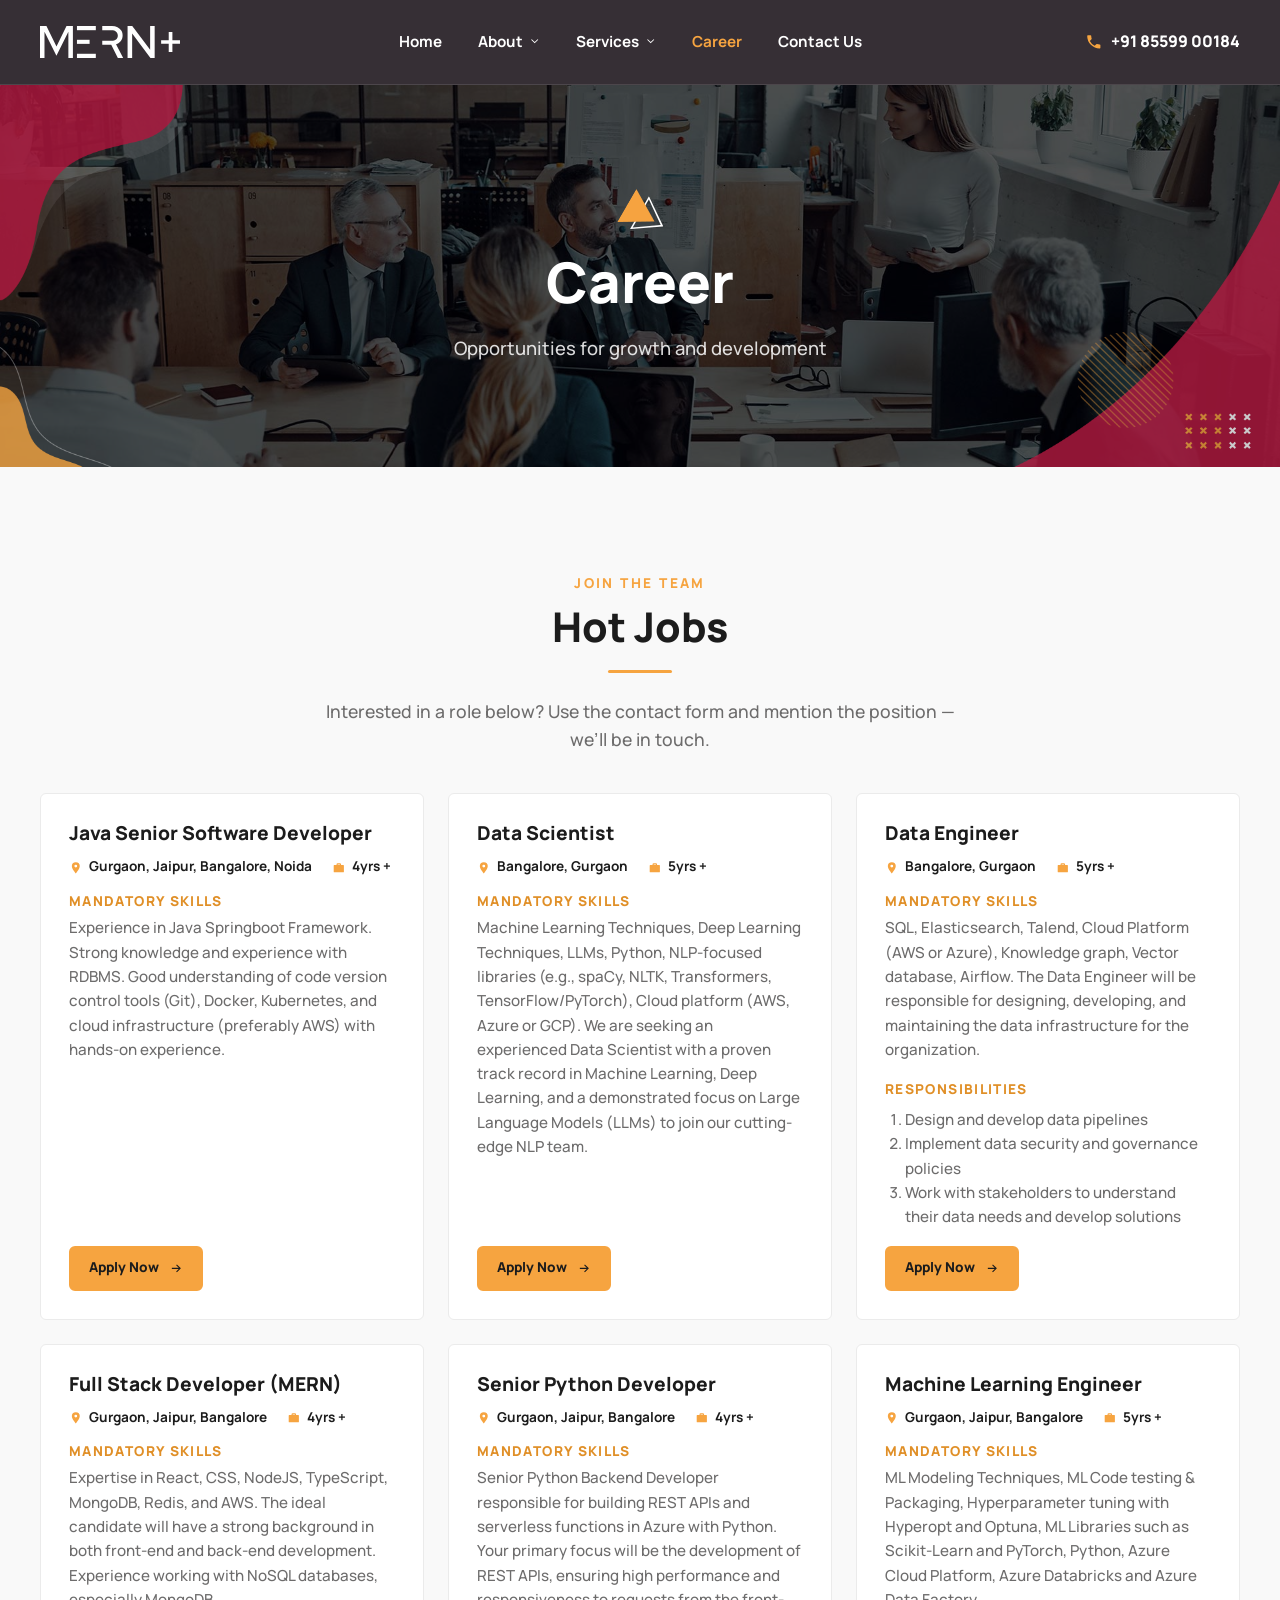
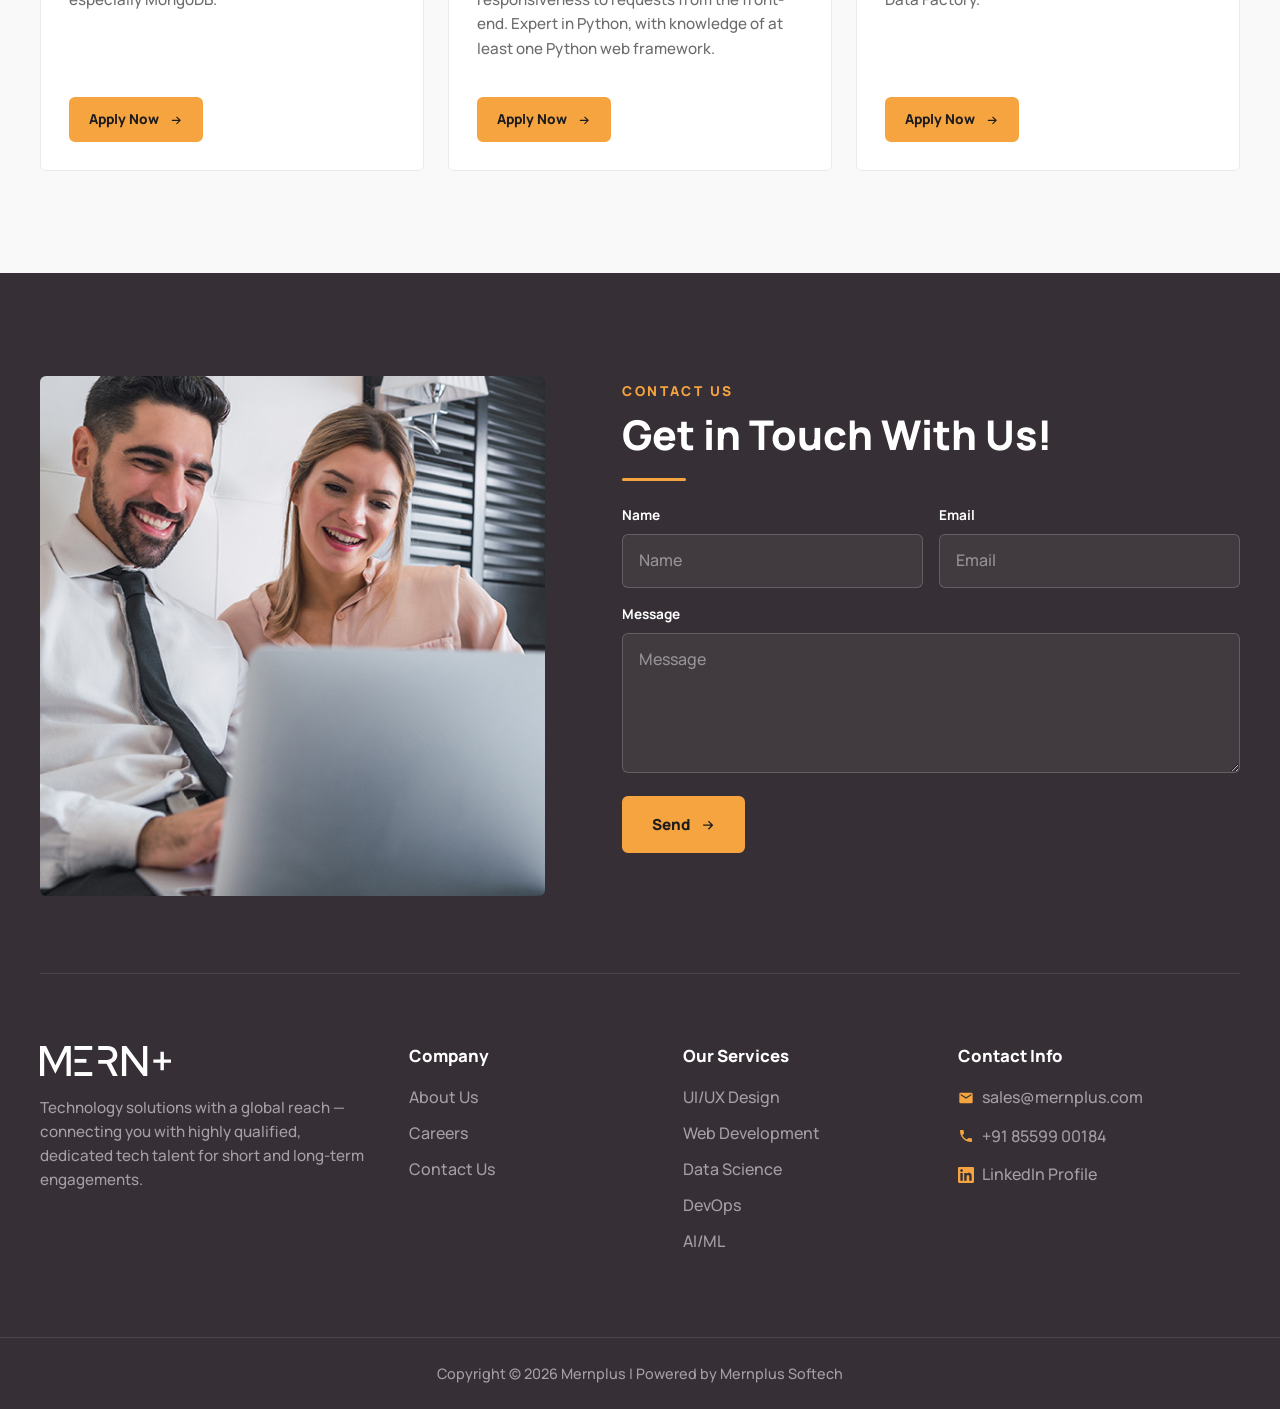
<file: career.html>
<!DOCTYPE html>
<html lang="en">
<head>
  <meta charset="UTF-8">
  <meta name="viewport" content="width=device-width, initial-scale=1">
  <title>Careers — Mernplus Technologies</title>
  <meta name="description" content="Open positions at Mernplus Technologies: Java, Python, MERN, data science, data engineering and machine learning roles.">
  <link rel="preconnect" href="https://fonts.googleapis.com">
  <link rel="preconnect" href="https://fonts.gstatic.com" crossorigin>
  <link href="https://fonts.googleapis.com/css2?family=Manrope:wght@500;600;700;800&display=swap" rel="stylesheet">
  <link rel="stylesheet" href="css/style.css">
  <link rel="icon" href="images/favicon.svg" type="image/svg+xml">
</head>
<body>
<svg xmlns="http://www.w3.org/2000/svg" style="display:none">
  <symbol id="i-arrow" viewBox="0 0 24 24"><path d="M5 12h12.2l-4.6-4.6L14 6l7 7-7 7-1.4-1.4 4.6-4.6H5z"/></symbol>
  <symbol id="i-chev" viewBox="0 0 24 24"><path d="M12 15.5 4.5 8l1.4-1.4L12 12.7l6.1-6.1L19.5 8z"/></symbol>
  <symbol id="i-phone" viewBox="0 0 24 24"><path d="M6.6 10.8a15.1 15.1 0 0 0 6.6 6.6l2.2-2.2a1 1 0 0 1 1-.25c1.1.37 2.3.57 3.6.57a1 1 0 0 1 1 1V20a1 1 0 0 1-1 1A17 17 0 0 1 3 4a1 1 0 0 1 1-1h3.5a1 1 0 0 1 1 1c0 1.25.2 2.45.57 3.57a1 1 0 0 1-.25 1z"/></symbol>
  <symbol id="i-mail" viewBox="0 0 24 24"><path d="M20 4H4a2 2 0 0 0-2 2v12a2 2 0 0 0 2 2h16a2 2 0 0 0 2-2V6a2 2 0 0 0-2-2zm0 4-8 5-8-5V6l8 5 8-5z"/></symbol>
  <symbol id="i-pin" viewBox="0 0 24 24"><path d="M12 2a7 7 0 0 0-7 7c0 5.25 7 13 7 13s7-7.75 7-13a7 7 0 0 0-7-7zm0 9.5A2.5 2.5 0 1 1 12 6.5a2.5 2.5 0 0 1 0 5z"/></symbol>
  <symbol id="i-linkedin" viewBox="0 0 24 24"><path d="M20.45 20.45h-3.55v-5.57c0-1.33-.03-3.04-1.85-3.04-1.85 0-2.14 1.45-2.14 2.94v5.67H9.36V9h3.41v1.56h.05c.47-.9 1.63-1.85 3.36-1.85 3.6 0 4.27 2.37 4.27 5.45v6.29zM5.34 7.43a2.06 2.06 0 1 1 0-4.12 2.06 2.06 0 0 1 0 4.12zM7.12 20.45H3.56V9h3.56v11.45zM22.22 0H1.77C.79 0 0 .77 0 1.72v20.56C0 23.23.79 24 1.77 24h20.45c.98 0 1.78-.77 1.78-1.72V1.72C24 .77 23.2 0 22.22 0z"/></symbol>
  <symbol id="i-star" viewBox="0 0 24 24"><path d="m12 17.3 6.2 3.7-1.6-7 5.4-4.7-7.2-.6L12 2 9.2 8.7 2 9.3l5.4 4.7-1.6 7z"/></symbol>
  <symbol id="i-quote" viewBox="0 0 24 24"><path d="M6.5 11a3.5 3.5 0 0 1 3.5 3.5C10 16.98 8 19 5 19v-2c1.6 0 2.5-.7 2.8-1.6A3.5 3.5 0 1 1 6.5 11zm10 0a3.5 3.5 0 0 1 3.5 3.5c0 2.48-2 4.5-5 4.5v-2c1.6 0 2.5-.7 2.8-1.6A3.5 3.5 0 1 1 16.5 11z"/></symbol>
  <symbol id="i-menu" viewBox="0 0 24 24"><path d="M3 6h18v2H3zm0 5h18v2H3zm0 5h18v2H3z"/></symbol>
  <symbol id="i-close" viewBox="0 0 24 24"><path d="m18.3 5.7-1.4-1.4L12 9.2 7.1 4.3 5.7 5.7l4.9 4.9-4.9 4.9 1.4 1.4 4.9-4.9 4.9 4.9 1.4-1.4-4.9-4.9z"/></symbol>
  <symbol id="i-briefcase" viewBox="0 0 24 24"><path d="M10 4h4a2 2 0 0 1 2 2v1h4a1 1 0 0 1 1 1v11a1 1 0 0 1-1 1H4a1 1 0 0 1-1-1V8a1 1 0 0 1 1-1h4V6a2 2 0 0 1 2-2zm0 2v1h4V6z"/></symbol>
</svg>
<header class="site-header">
  <div class="container">
    <a class="brand" href="index.html" aria-label="Mernplus Technologies — home">
      <img src="images/logo-white.svg" alt="Mernplus Technologies" width="760" height="174">
    </a>
    <nav aria-label="Primary">
      <ul class="nav" id="primary-nav">
        <li><a href="index.html">Home</a></li><li><button type="button" data-submenu aria-expanded="false" aria-haspopup="true">About <svg class="icon chev" aria-hidden="true"><use href="#i-chev"/></svg></button><ul class="submenu"><li><a href="about-us.html#our-story">Our Story</a></li><li><a href="about-us.html#leadership">Leadership</a></li><li><a href="about-us.html#mission-and-vision">Mission and Vision</a></li><li><a href="about-us.html#why-us">Why Us</a></li><li><a href="about-us.html#our-assurance">Our Assurance</a></li></ul></li><li><button type="button" data-submenu aria-expanded="false" aria-haspopup="true">Services <svg class="icon chev" aria-hidden="true"><use href="#i-chev"/></svg></button><ul class="submenu"><li><a href="our-services.html#ui-ux-design">UI/UX Design</a></li><li><a href="our-services.html#web-development">Web Development</a></li><li><a href="our-services.html#data-science">Data Science</a></li><li><a href="our-services.html#devops">DevOps</a></li><li><a href="our-services.html#ai-ml">AI/ML</a></li></ul></li><li><a href="career.html" aria-current="page">Career</a></li><li><a href="#contact-form">Contact Us</a></li><li><a class="header-phone header-phone--mobile" href="tel:+918559900184" ><svg class="icon" aria-hidden="true"><use href="#i-phone"/></svg> +91 85599 00184</a></li>
      </ul>
    </nav>
    <a class="header-phone" href="tel:+918559900184"><svg class="icon" aria-hidden="true"><use href="#i-phone"/></svg> +91 85599 00184</a>
    <button class="nav-toggle" type="button" aria-controls="primary-nav" aria-expanded="false" aria-label="Toggle menu">
      <svg class="icon icon-menu" aria-hidden="true"><use href="#i-menu"/></svg><svg class="icon icon-close" aria-hidden="true"><use href="#i-close"/></svg>
    </button>
  </div>
</header>

<main>

  <section class="banner banner--career">
    <div class="container">
      <img class="tri" src="images/Triangle-design-element.png" alt="" width="47" height="41">
      <h1>Career</h1>
      <p>Opportunities for growth and development</p>
    </div>
  </section>

  <section class="section section--ghost" id="hot-jobs" aria-labelledby="jobs-heading">
    <div class="container">
      <div class="text-center reveal">
        <span class="eyebrow">Join the team</span>
        <h2 id="jobs-heading">Hot Jobs</h2>
        <div class="divider divider--center"></div>
        <p class="lead" style="max-width:60ch;margin:0 auto 2.5rem">Interested in a role below? Use the contact form and mention the position — we’ll be in touch.</p>
      </div>
      <div class="jobs-grid">
        <article class="job-card reveal">
          <h3>Java Senior Software Developer</h3>
          <div class="job-meta">
            <span><svg class="icon" aria-hidden="true"><use href="#i-pin"/></svg> Gurgaon, Jaipur, Bangalore, Noida</span>
            <span><svg class="icon" aria-hidden="true"><use href="#i-briefcase"/></svg> 4yrs +</span>
          </div>
          <h4>Mandatory Skills</h4>
          <p>Experience in Java Springboot Framework. Strong knowledge and experience with RDBMS. Good understanding of code version control tools (Git), Docker, Kubernetes, and cloud infrastructure (preferably AWS) with hands-on experience.</p>
          
          <a class="btn btn--sm" href="#contact-form" style="align-self:flex-start;margin-top:1rem">Apply Now <svg class="icon" aria-hidden="true"><use href="#i-arrow"/></svg></a>
        </article>
        <article class="job-card reveal">
          <h3>Data Scientist</h3>
          <div class="job-meta">
            <span><svg class="icon" aria-hidden="true"><use href="#i-pin"/></svg> Bangalore, Gurgaon</span>
            <span><svg class="icon" aria-hidden="true"><use href="#i-briefcase"/></svg> 5yrs +</span>
          </div>
          <h4>Mandatory Skills</h4>
          <p>Machine Learning Techniques, Deep Learning Techniques, LLMs, Python, NLP-focused libraries (e.g., spaCy, NLTK, Transformers, TensorFlow/PyTorch), Cloud platform (AWS, Azure or GCP). We are seeking an experienced Data Scientist with a proven track record in Machine Learning, Deep Learning, and a demonstrated focus on Large Language Models (LLMs) to join our cutting-edge NLP team.</p>
          
          <a class="btn btn--sm" href="#contact-form" style="align-self:flex-start;margin-top:1rem">Apply Now <svg class="icon" aria-hidden="true"><use href="#i-arrow"/></svg></a>
        </article>
        <article class="job-card reveal">
          <h3>Data Engineer</h3>
          <div class="job-meta">
            <span><svg class="icon" aria-hidden="true"><use href="#i-pin"/></svg> Bangalore, Gurgaon</span>
            <span><svg class="icon" aria-hidden="true"><use href="#i-briefcase"/></svg> 5yrs +</span>
          </div>
          <h4>Mandatory Skills</h4>
          <p>SQL, Elasticsearch, Talend, Cloud Platform (AWS or Azure), Knowledge graph, Vector database, Airflow. The Data Engineer will be responsible for designing, developing, and maintaining the data infrastructure for the organization.</p>
          <h4>Responsibilities</h4><ol><li>Design and develop data pipelines</li><li>Implement data security and governance policies</li><li>Work with stakeholders to understand their data needs and develop solutions</li></ol>
          <a class="btn btn--sm" href="#contact-form" style="align-self:flex-start;margin-top:1rem">Apply Now <svg class="icon" aria-hidden="true"><use href="#i-arrow"/></svg></a>
        </article>
        <article class="job-card reveal">
          <h3>Full Stack Developer (MERN)</h3>
          <div class="job-meta">
            <span><svg class="icon" aria-hidden="true"><use href="#i-pin"/></svg> Gurgaon, Jaipur, Bangalore</span>
            <span><svg class="icon" aria-hidden="true"><use href="#i-briefcase"/></svg> 4yrs +</span>
          </div>
          <h4>Mandatory Skills</h4>
          <p>Expertise in React, CSS, NodeJS, TypeScript, MongoDB, Redis, and AWS. The ideal candidate will have a strong background in both front-end and back-end development. Experience working with NoSQL databases, especially MongoDB.</p>
          
          <a class="btn btn--sm" href="#contact-form" style="align-self:flex-start;margin-top:1rem">Apply Now <svg class="icon" aria-hidden="true"><use href="#i-arrow"/></svg></a>
        </article>
        <article class="job-card reveal">
          <h3>Senior Python Developer</h3>
          <div class="job-meta">
            <span><svg class="icon" aria-hidden="true"><use href="#i-pin"/></svg> Gurgaon, Jaipur, Bangalore</span>
            <span><svg class="icon" aria-hidden="true"><use href="#i-briefcase"/></svg> 4yrs +</span>
          </div>
          <h4>Mandatory Skills</h4>
          <p>Senior Python Backend Developer responsible for building REST APIs and serverless functions in Azure with Python. Your primary focus will be the development of REST APIs, ensuring high performance and responsiveness to requests from the front-end. Expert in Python, with knowledge of at least one Python web framework.</p>
          
          <a class="btn btn--sm" href="#contact-form" style="align-self:flex-start;margin-top:1rem">Apply Now <svg class="icon" aria-hidden="true"><use href="#i-arrow"/></svg></a>
        </article>
        <article class="job-card reveal">
          <h3>Machine Learning Engineer</h3>
          <div class="job-meta">
            <span><svg class="icon" aria-hidden="true"><use href="#i-pin"/></svg> Gurgaon, Jaipur, Bangalore</span>
            <span><svg class="icon" aria-hidden="true"><use href="#i-briefcase"/></svg> 5yrs +</span>
          </div>
          <h4>Mandatory Skills</h4>
          <p>ML Modeling Techniques, ML Code testing &amp; Packaging, Hyperparameter tuning with Hyperopt and Optuna, ML Libraries such as Scikit-Learn and PyTorch, Python, Azure Cloud Platform, Azure Databricks and Azure Data Factory.</p>
          
          <a class="btn btn--sm" href="#contact-form" style="align-self:flex-start;margin-top:1rem">Apply Now <svg class="icon" aria-hidden="true"><use href="#i-arrow"/></svg></a>
        </article>
      </div>
    </div>
  </section>

</main>

<footer class="site-footer">
  <div class="container">
    <section class="footer-contact section" id="contact-form" aria-labelledby="contact-heading">
      <div class="reveal">
        <img src="images/Contact-us-section-image.jpg" alt="Two colleagues reviewing work on a laptop" loading="lazy" width="554" height="698">
      </div>
      <div class="reveal">
        <span class="eyebrow">Contact Us</span>
        <h2 id="contact-heading">Get in Touch With Us!</h2>
        <div class="divider"></div>
        <!-- Netlify Forms: submissions appear in the Netlify dashboard (Site → Forms)
             and can be forwarded to email there. On any other host the JS falls back
             to opening the visitor's mail app. -->
        <form id="contact-form-el" class="form-grid" name="contact" method="POST" action="/" data-netlify="true" netlify-honeypot="_gotcha" data-mailto="sales@mernplus.com" novalidate>
          <input type="hidden" name="form-name" value="contact">
          <div>
            <label for="f-name">Name</label>
            <input id="f-name" name="name" type="text" placeholder="Name" required autocomplete="name">
          </div>
          <div>
            <label for="f-email">Email</label>
            <input id="f-email" name="email" type="email" placeholder="Email" required autocomplete="email">
          </div>
          <div class="full">
            <label for="f-message">Message</label>
            <textarea id="f-message" name="message" placeholder="Message" required></textarea>
          </div>
          <input type="text" name="_gotcha" tabindex="-1" autocomplete="off" style="display:none" aria-hidden="true">
          <div class="full">
            <button class="btn" type="submit">Send <svg class="icon" aria-hidden="true"><use href="#i-arrow"/></svg></button>
            <p class="form-status" role="status" aria-live="polite"></p>
          </div>
        </form>
      </div>
    </section>

    <div class="footer-cols">
      <div class="footer-brand">
        <img src="images/logo-white.svg" alt="Mernplus Technologies" width="760" height="174">
        <p>Technology solutions with a global reach — connecting you with highly qualified, dedicated tech talent for short and long-term engagements.</p>
      </div>
      <div>
        <h4>Company</h4>
        <ul>
          <li><a href="about-us.html">About Us</a></li>
          <li><a href="career.html">Careers</a></li>
          <li><a href="#contact-form">Contact Us</a></li>
        </ul>
      </div>
      <div>
        <h4>Our Services</h4>
        <ul>
          <li><a href="our-services.html#ui-ux-design">UI/UX Design</a></li>
          <li><a href="our-services.html#web-development">Web Development</a></li>
          <li><a href="our-services.html#data-science">Data Science</a></li>
          <li><a href="our-services.html#devops">DevOps</a></li>
          <li><a href="our-services.html#ai-ml">AI/ML</a></li>
        </ul>
      </div>
      <div>
        <h4>Contact Info</h4>
        <ul>
          <li><a href="mailto:sales@mernplus.com"><svg class="icon" aria-hidden="true"><use href="#i-mail"/></svg> sales@mernplus.com</a></li>
          <li><a href="tel:+918559900184"><svg class="icon" aria-hidden="true"><use href="#i-phone"/></svg> +91 85599 00184</a></li>
          <li><a href="https://www.linkedin.com/company/mernplus-technologies-llp/" target="_blank" rel="noopener"><svg class="icon" aria-hidden="true"><use href="#i-linkedin"/></svg> LinkedIn Profile</a></li>
        </ul>
      </div>
    </div>
  </div>
  <div class="footer-bottom">
    <div class="container">Copyright © <span id="year">2024</span> Mernplus | Powered by Mernplus Softech</div>
  </div>
</footer>
<script src="js/main.js"></script>
</body>
</html>
</file>
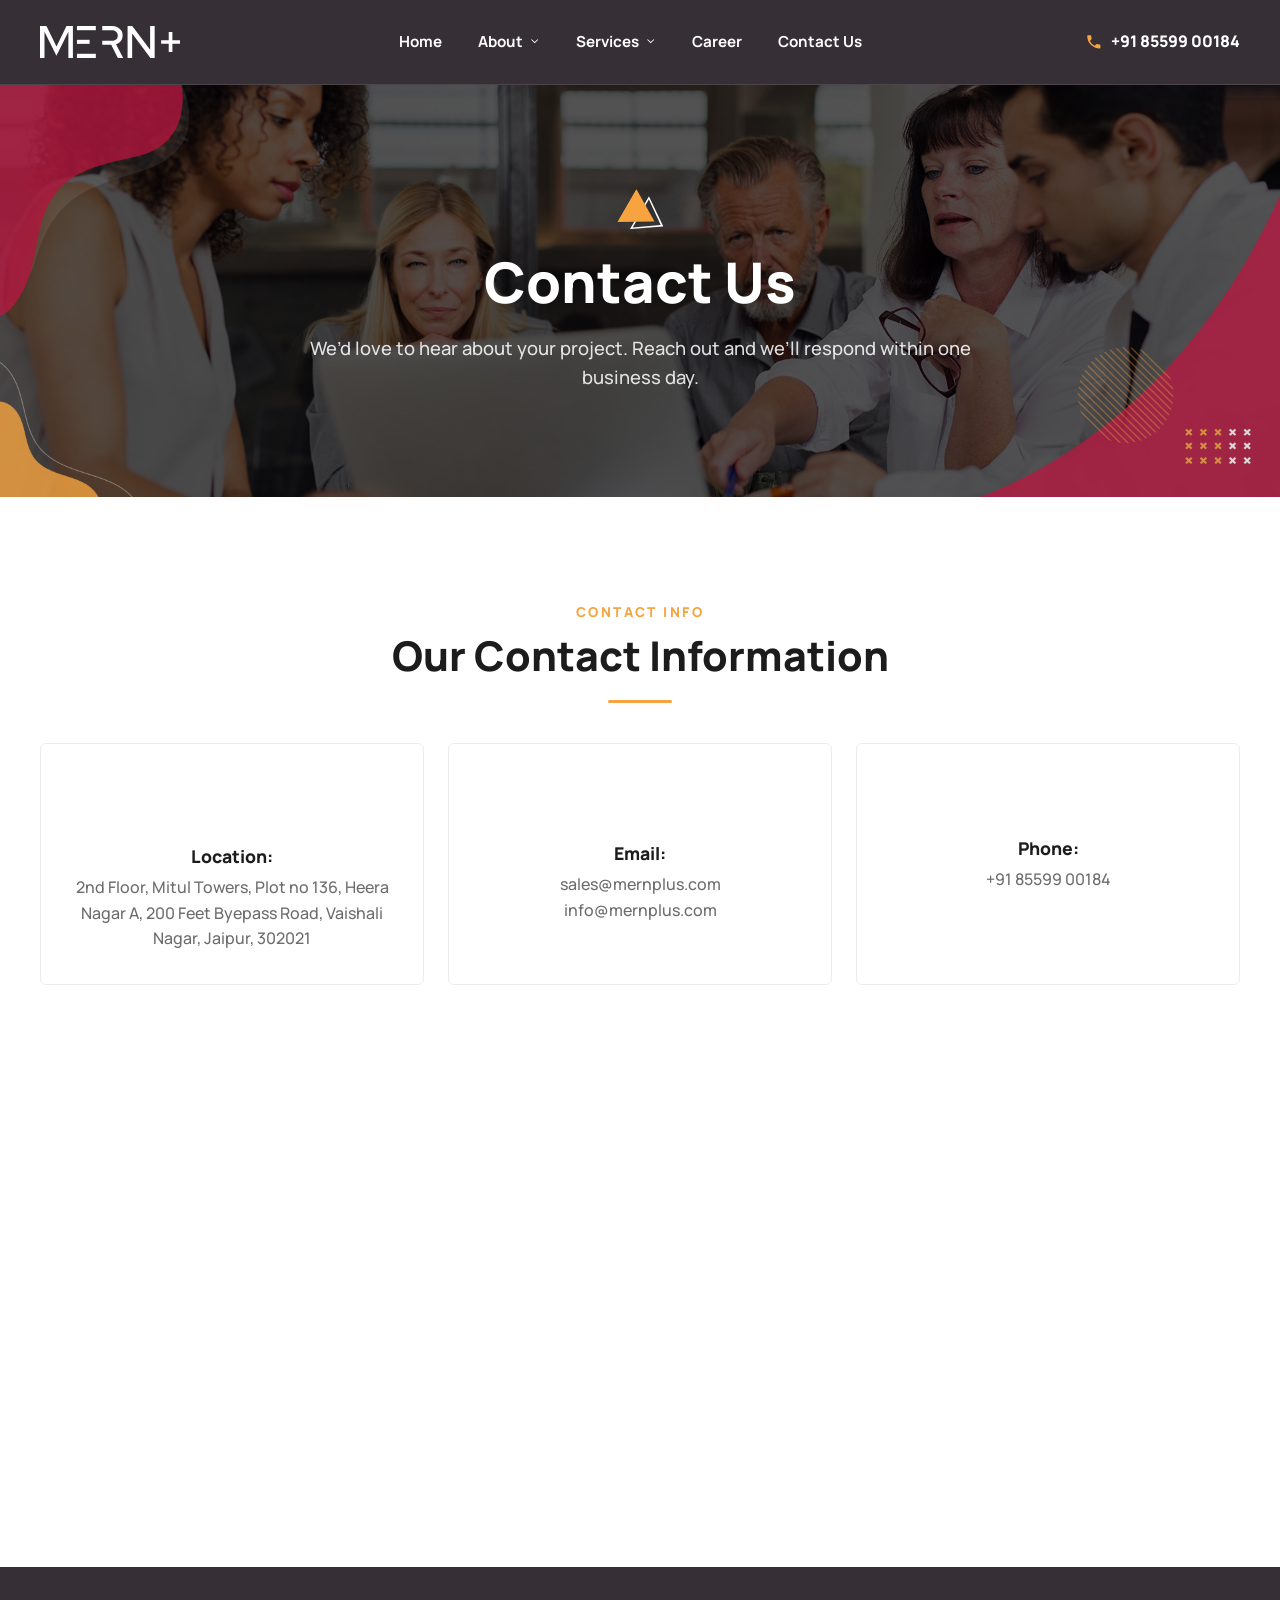
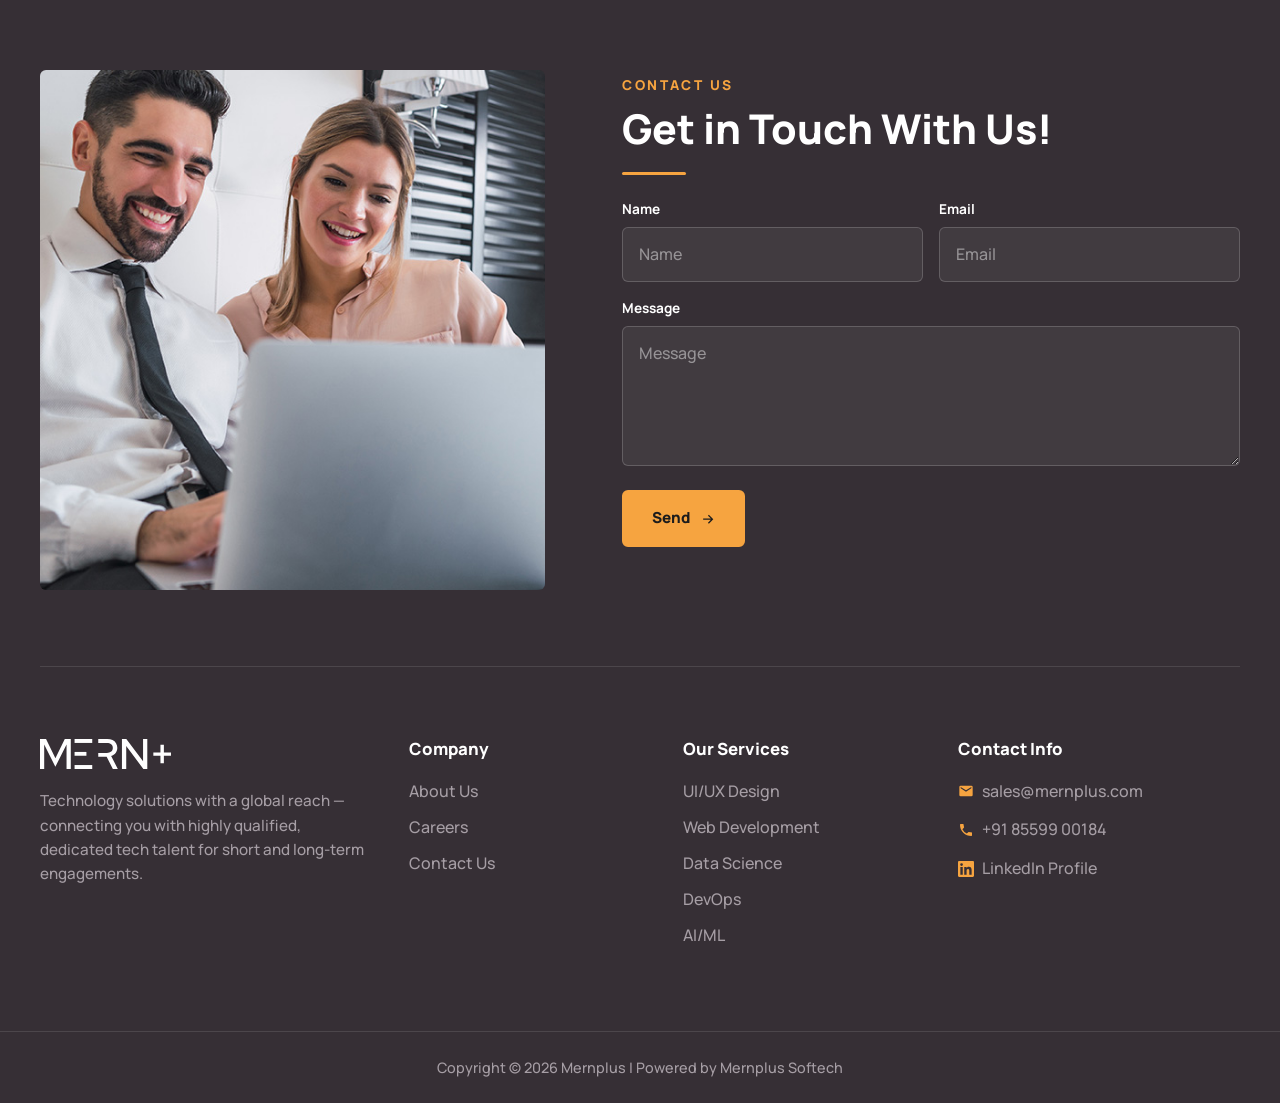
<file: contact-us.html>
<!DOCTYPE html>
<html lang="en">
<head>
  <meta charset="UTF-8">
  <meta name="viewport" content="width=device-width, initial-scale=1">
  <title>Contact Us — Mernplus Technologies</title>
  <meta name="description" content="Get in touch with Mernplus Technologies in Jaipur — address, email, phone and a contact form.">
  <link rel="preconnect" href="https://fonts.googleapis.com">
  <link rel="preconnect" href="https://fonts.gstatic.com" crossorigin>
  <link href="https://fonts.googleapis.com/css2?family=Manrope:wght@500;600;700;800&display=swap" rel="stylesheet">
  <link rel="stylesheet" href="css/style.css">
  <link rel="icon" href="images/favicon.svg" type="image/svg+xml">
</head>
<body>
<svg xmlns="http://www.w3.org/2000/svg" style="display:none">
  <symbol id="i-arrow" viewBox="0 0 24 24"><path d="M5 12h12.2l-4.6-4.6L14 6l7 7-7 7-1.4-1.4 4.6-4.6H5z"/></symbol>
  <symbol id="i-chev" viewBox="0 0 24 24"><path d="M12 15.5 4.5 8l1.4-1.4L12 12.7l6.1-6.1L19.5 8z"/></symbol>
  <symbol id="i-phone" viewBox="0 0 24 24"><path d="M6.6 10.8a15.1 15.1 0 0 0 6.6 6.6l2.2-2.2a1 1 0 0 1 1-.25c1.1.37 2.3.57 3.6.57a1 1 0 0 1 1 1V20a1 1 0 0 1-1 1A17 17 0 0 1 3 4a1 1 0 0 1 1-1h3.5a1 1 0 0 1 1 1c0 1.25.2 2.45.57 3.57a1 1 0 0 1-.25 1z"/></symbol>
  <symbol id="i-mail" viewBox="0 0 24 24"><path d="M20 4H4a2 2 0 0 0-2 2v12a2 2 0 0 0 2 2h16a2 2 0 0 0 2-2V6a2 2 0 0 0-2-2zm0 4-8 5-8-5V6l8 5 8-5z"/></symbol>
  <symbol id="i-pin" viewBox="0 0 24 24"><path d="M12 2a7 7 0 0 0-7 7c0 5.25 7 13 7 13s7-7.75 7-13a7 7 0 0 0-7-7zm0 9.5A2.5 2.5 0 1 1 12 6.5a2.5 2.5 0 0 1 0 5z"/></symbol>
  <symbol id="i-linkedin" viewBox="0 0 24 24"><path d="M20.45 20.45h-3.55v-5.57c0-1.33-.03-3.04-1.85-3.04-1.85 0-2.14 1.45-2.14 2.94v5.67H9.36V9h3.41v1.56h.05c.47-.9 1.63-1.85 3.36-1.85 3.6 0 4.27 2.37 4.27 5.45v6.29zM5.34 7.43a2.06 2.06 0 1 1 0-4.12 2.06 2.06 0 0 1 0 4.12zM7.12 20.45H3.56V9h3.56v11.45zM22.22 0H1.77C.79 0 0 .77 0 1.72v20.56C0 23.23.79 24 1.77 24h20.45c.98 0 1.78-.77 1.78-1.72V1.72C24 .77 23.2 0 22.22 0z"/></symbol>
  <symbol id="i-star" viewBox="0 0 24 24"><path d="m12 17.3 6.2 3.7-1.6-7 5.4-4.7-7.2-.6L12 2 9.2 8.7 2 9.3l5.4 4.7-1.6 7z"/></symbol>
  <symbol id="i-quote" viewBox="0 0 24 24"><path d="M6.5 11a3.5 3.5 0 0 1 3.5 3.5C10 16.98 8 19 5 19v-2c1.6 0 2.5-.7 2.8-1.6A3.5 3.5 0 1 1 6.5 11zm10 0a3.5 3.5 0 0 1 3.5 3.5c0 2.48-2 4.5-5 4.5v-2c1.6 0 2.5-.7 2.8-1.6A3.5 3.5 0 1 1 16.5 11z"/></symbol>
  <symbol id="i-menu" viewBox="0 0 24 24"><path d="M3 6h18v2H3zm0 5h18v2H3zm0 5h18v2H3z"/></symbol>
  <symbol id="i-close" viewBox="0 0 24 24"><path d="m18.3 5.7-1.4-1.4L12 9.2 7.1 4.3 5.7 5.7l4.9 4.9-4.9 4.9 1.4 1.4 4.9-4.9 4.9 4.9 1.4-1.4-4.9-4.9z"/></symbol>
  <symbol id="i-briefcase" viewBox="0 0 24 24"><path d="M10 4h4a2 2 0 0 1 2 2v1h4a1 1 0 0 1 1 1v11a1 1 0 0 1-1 1H4a1 1 0 0 1-1-1V8a1 1 0 0 1 1-1h4V6a2 2 0 0 1 2-2zm0 2v1h4V6z"/></symbol>
</svg>
<header class="site-header">
  <div class="container">
    <a class="brand" href="index.html" aria-label="Mernplus Technologies — home">
      <img src="images/logo-white.svg" alt="Mernplus Technologies" width="760" height="174">
    </a>
    <nav aria-label="Primary">
      <ul class="nav" id="primary-nav">
        <li><a href="index.html">Home</a></li><li><button type="button" data-submenu aria-expanded="false" aria-haspopup="true">About <svg class="icon chev" aria-hidden="true"><use href="#i-chev"/></svg></button><ul class="submenu"><li><a href="about-us.html#our-story">Our Story</a></li><li><a href="about-us.html#leadership">Leadership</a></li><li><a href="about-us.html#mission-and-vision">Mission and Vision</a></li><li><a href="about-us.html#why-us">Why Us</a></li><li><a href="about-us.html#our-assurance">Our Assurance</a></li></ul></li><li><button type="button" data-submenu aria-expanded="false" aria-haspopup="true">Services <svg class="icon chev" aria-hidden="true"><use href="#i-chev"/></svg></button><ul class="submenu"><li><a href="our-services.html#ui-ux-design">UI/UX Design</a></li><li><a href="our-services.html#web-development">Web Development</a></li><li><a href="our-services.html#data-science">Data Science</a></li><li><a href="our-services.html#devops">DevOps</a></li><li><a href="our-services.html#ai-ml">AI/ML</a></li></ul></li><li><a href="career.html">Career</a></li><li><a href="#contact-form">Contact Us</a></li><li><a class="header-phone header-phone--mobile" href="tel:+918559900184" ><svg class="icon" aria-hidden="true"><use href="#i-phone"/></svg> +91 85599 00184</a></li>
      </ul>
    </nav>
    <a class="header-phone" href="tel:+918559900184"><svg class="icon" aria-hidden="true"><use href="#i-phone"/></svg> +91 85599 00184</a>
    <button class="nav-toggle" type="button" aria-controls="primary-nav" aria-expanded="false" aria-label="Toggle menu">
      <svg class="icon icon-menu" aria-hidden="true"><use href="#i-menu"/></svg><svg class="icon icon-close" aria-hidden="true"><use href="#i-close"/></svg>
    </button>
  </div>
</header>

<main>

  <section class="banner banner--contact">
    <div class="container">
      <img class="tri" src="images/Triangle-design-element.png" alt="" width="47" height="41">
      <h1>Contact Us</h1>
      <p>We’d love to hear about your project. Reach out and we’ll respond within one business day.</p>
    </div>
  </section>

  <section class="section" aria-labelledby="contact-info-heading">
    <div class="container">
      <div class="text-center reveal">
        <span class="eyebrow">Contact Info</span>
        <h2 id="contact-info-heading">Our Contact Information</h2>
        <div class="divider divider--center"></div>
      </div>
      <div class="contact-cards">
        <div class="contact-card reveal">
          <img src="images/Location-icon.png" alt="" width="70" height="68">
          <h3>Location:</h3>
          <p><a href="https://www.google.com/maps/search/?api=1&query=2nd+Floor,+Mitul+Towers,+Plot+no+136,+Heera+Nagar+A,+200+Feet+Byepass+Road,+Vaishali+Nagar,+Jaipur,+302021" target="_blank" rel="noopener">2nd Floor, Mitul Towers, Plot no 136, Heera Nagar A, 200 Feet Byepass Road, Vaishali Nagar, Jaipur, 302021</a></p>
        </div>
        <div class="contact-card reveal">
          <img src="images/Email-icon.png" alt="" width="74" height="68">
          <h3>Email:</h3>
          <p><a href="mailto:sales@mernplus.com">sales@mernplus.com</a><br><a href="mailto:info@mernplus.com">info@mernplus.com</a></p>
        </div>
        <div class="contact-card reveal">
          <img src="images/Phone-icon.png" alt="" width="79" height="65">
          <h3>Phone:</h3>
          <p><a href="tel:+918559900184">+91 85599 00184</a></p>
        </div>
      </div>
    </div>
  </section>

  <div class="map-wrap">
    <iframe title="Mernplus Technologies office location" src="https://www.google.com/maps?q=2nd+Floor,+Mitul+Towers,+Plot+no+136,+Heera+Nagar+A,+200+Feet+Byepass+Road,+Vaishali+Nagar,+Jaipur,+302021&z=17&output=embed" loading="lazy" referrerpolicy="no-referrer-when-downgrade" allowfullscreen></iframe>
  </div>

</main>

<footer class="site-footer">
  <div class="container">
    <section class="footer-contact section" id="contact-form" aria-labelledby="contact-heading">
      <div class="reveal">
        <img src="images/Contact-us-section-image.jpg" alt="Two colleagues reviewing work on a laptop" loading="lazy" width="554" height="698">
      </div>
      <div class="reveal">
        <span class="eyebrow">Contact Us</span>
        <h2 id="contact-heading">Get in Touch With Us!</h2>
        <div class="divider"></div>
        <!-- Netlify Forms: submissions appear in the Netlify dashboard (Site → Forms)
             and can be forwarded to email there. On any other host the JS falls back
             to opening the visitor's mail app. -->
        <form id="contact-form-el" class="form-grid" name="contact" method="POST" action="/" data-netlify="true" netlify-honeypot="_gotcha" data-mailto="sales@mernplus.com" novalidate>
          <input type="hidden" name="form-name" value="contact">
          <div>
            <label for="f-name">Name</label>
            <input id="f-name" name="name" type="text" placeholder="Name" required autocomplete="name">
          </div>
          <div>
            <label for="f-email">Email</label>
            <input id="f-email" name="email" type="email" placeholder="Email" required autocomplete="email">
          </div>
          <div class="full">
            <label for="f-message">Message</label>
            <textarea id="f-message" name="message" placeholder="Message" required></textarea>
          </div>
          <input type="text" name="_gotcha" tabindex="-1" autocomplete="off" style="display:none" aria-hidden="true">
          <div class="full">
            <button class="btn" type="submit">Send <svg class="icon" aria-hidden="true"><use href="#i-arrow"/></svg></button>
            <p class="form-status" role="status" aria-live="polite"></p>
          </div>
        </form>
      </div>
    </section>

    <div class="footer-cols">
      <div class="footer-brand">
        <img src="images/logo-white.svg" alt="Mernplus Technologies" width="760" height="174">
        <p>Technology solutions with a global reach — connecting you with highly qualified, dedicated tech talent for short and long-term engagements.</p>
      </div>
      <div>
        <h4>Company</h4>
        <ul>
          <li><a href="about-us.html">About Us</a></li>
          <li><a href="career.html">Careers</a></li>
          <li><a href="#contact-form">Contact Us</a></li>
        </ul>
      </div>
      <div>
        <h4>Our Services</h4>
        <ul>
          <li><a href="our-services.html#ui-ux-design">UI/UX Design</a></li>
          <li><a href="our-services.html#web-development">Web Development</a></li>
          <li><a href="our-services.html#data-science">Data Science</a></li>
          <li><a href="our-services.html#devops">DevOps</a></li>
          <li><a href="our-services.html#ai-ml">AI/ML</a></li>
        </ul>
      </div>
      <div>
        <h4>Contact Info</h4>
        <ul>
          <li><a href="mailto:sales@mernplus.com"><svg class="icon" aria-hidden="true"><use href="#i-mail"/></svg> sales@mernplus.com</a></li>
          <li><a href="tel:+918559900184"><svg class="icon" aria-hidden="true"><use href="#i-phone"/></svg> +91 85599 00184</a></li>
          <li><a href="https://www.linkedin.com/company/mernplus-technologies-llp/" target="_blank" rel="noopener"><svg class="icon" aria-hidden="true"><use href="#i-linkedin"/></svg> LinkedIn Profile</a></li>
        </ul>
      </div>
    </div>
  </div>
  <div class="footer-bottom">
    <div class="container">Copyright © <span id="year">2024</span> Mernplus | Powered by Mernplus Softech</div>
  </div>
</footer>
<script src="js/main.js"></script>
</body>
</html>
</file>
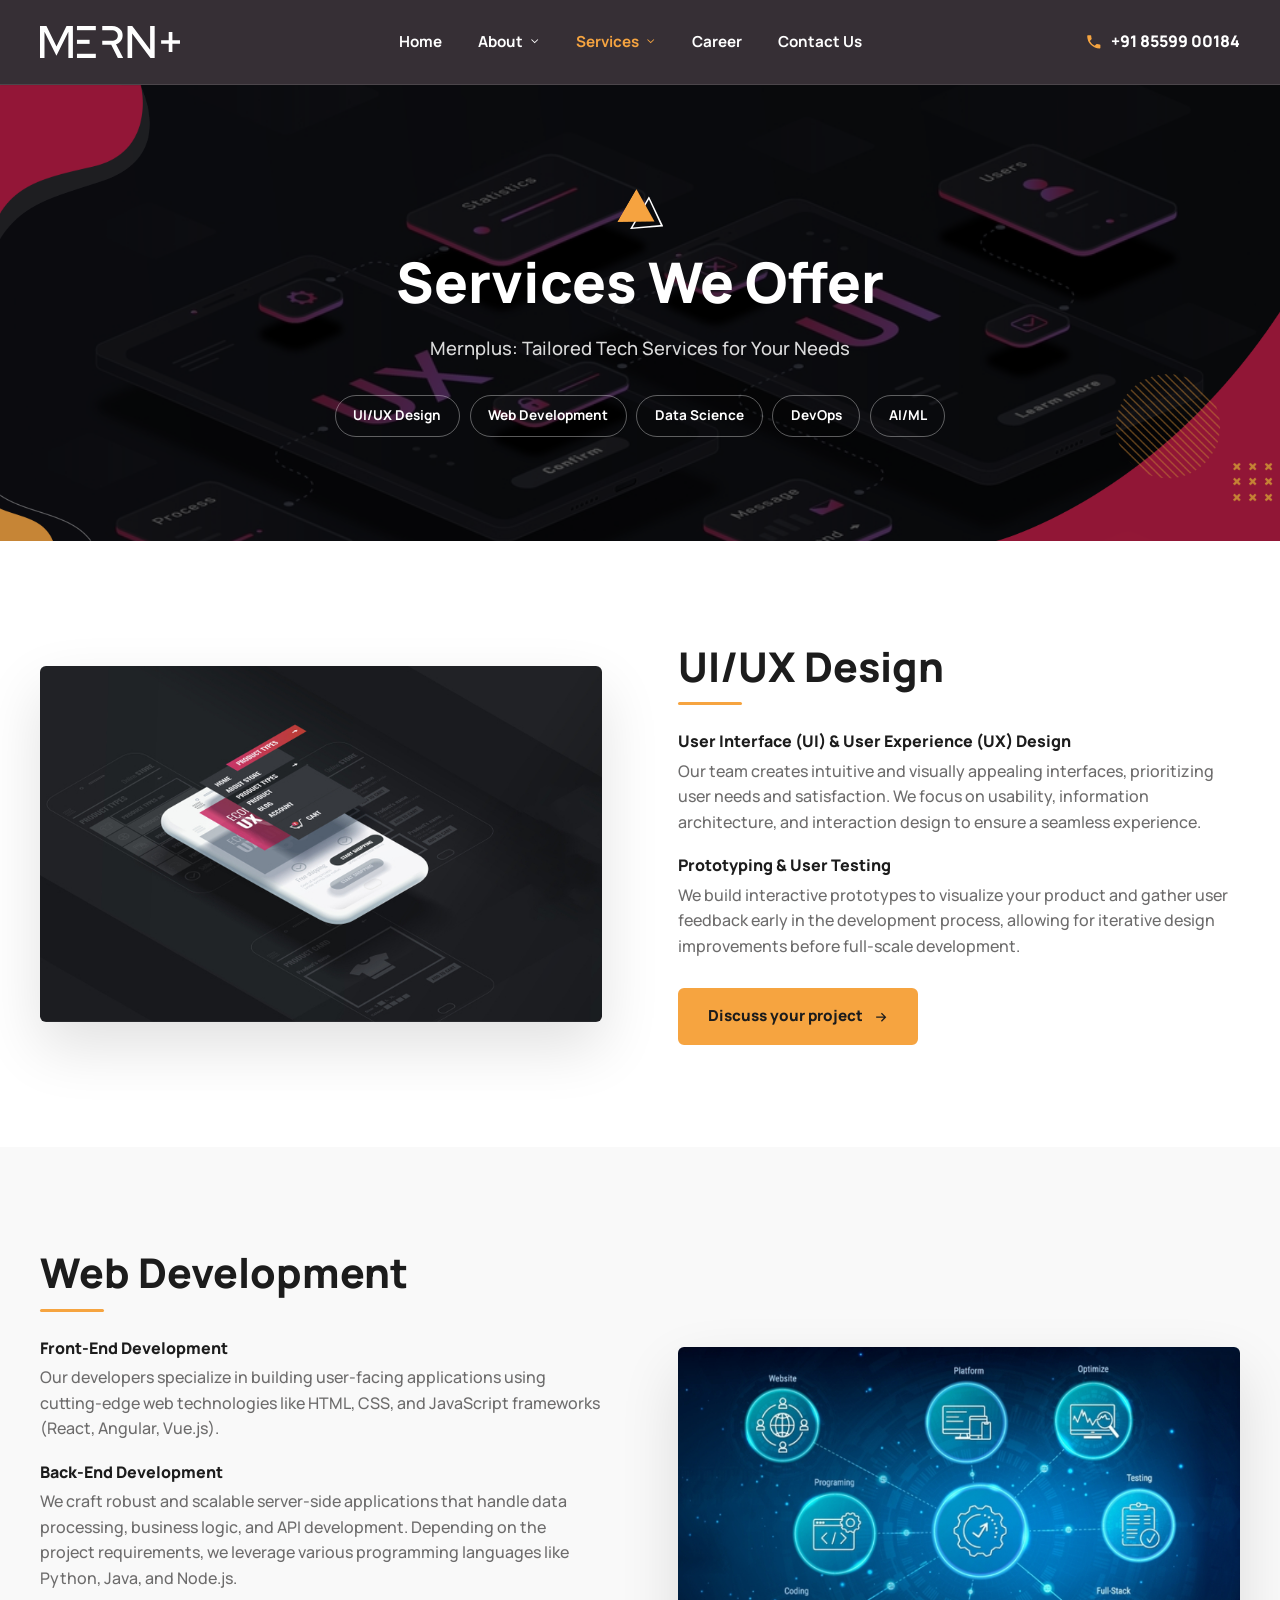
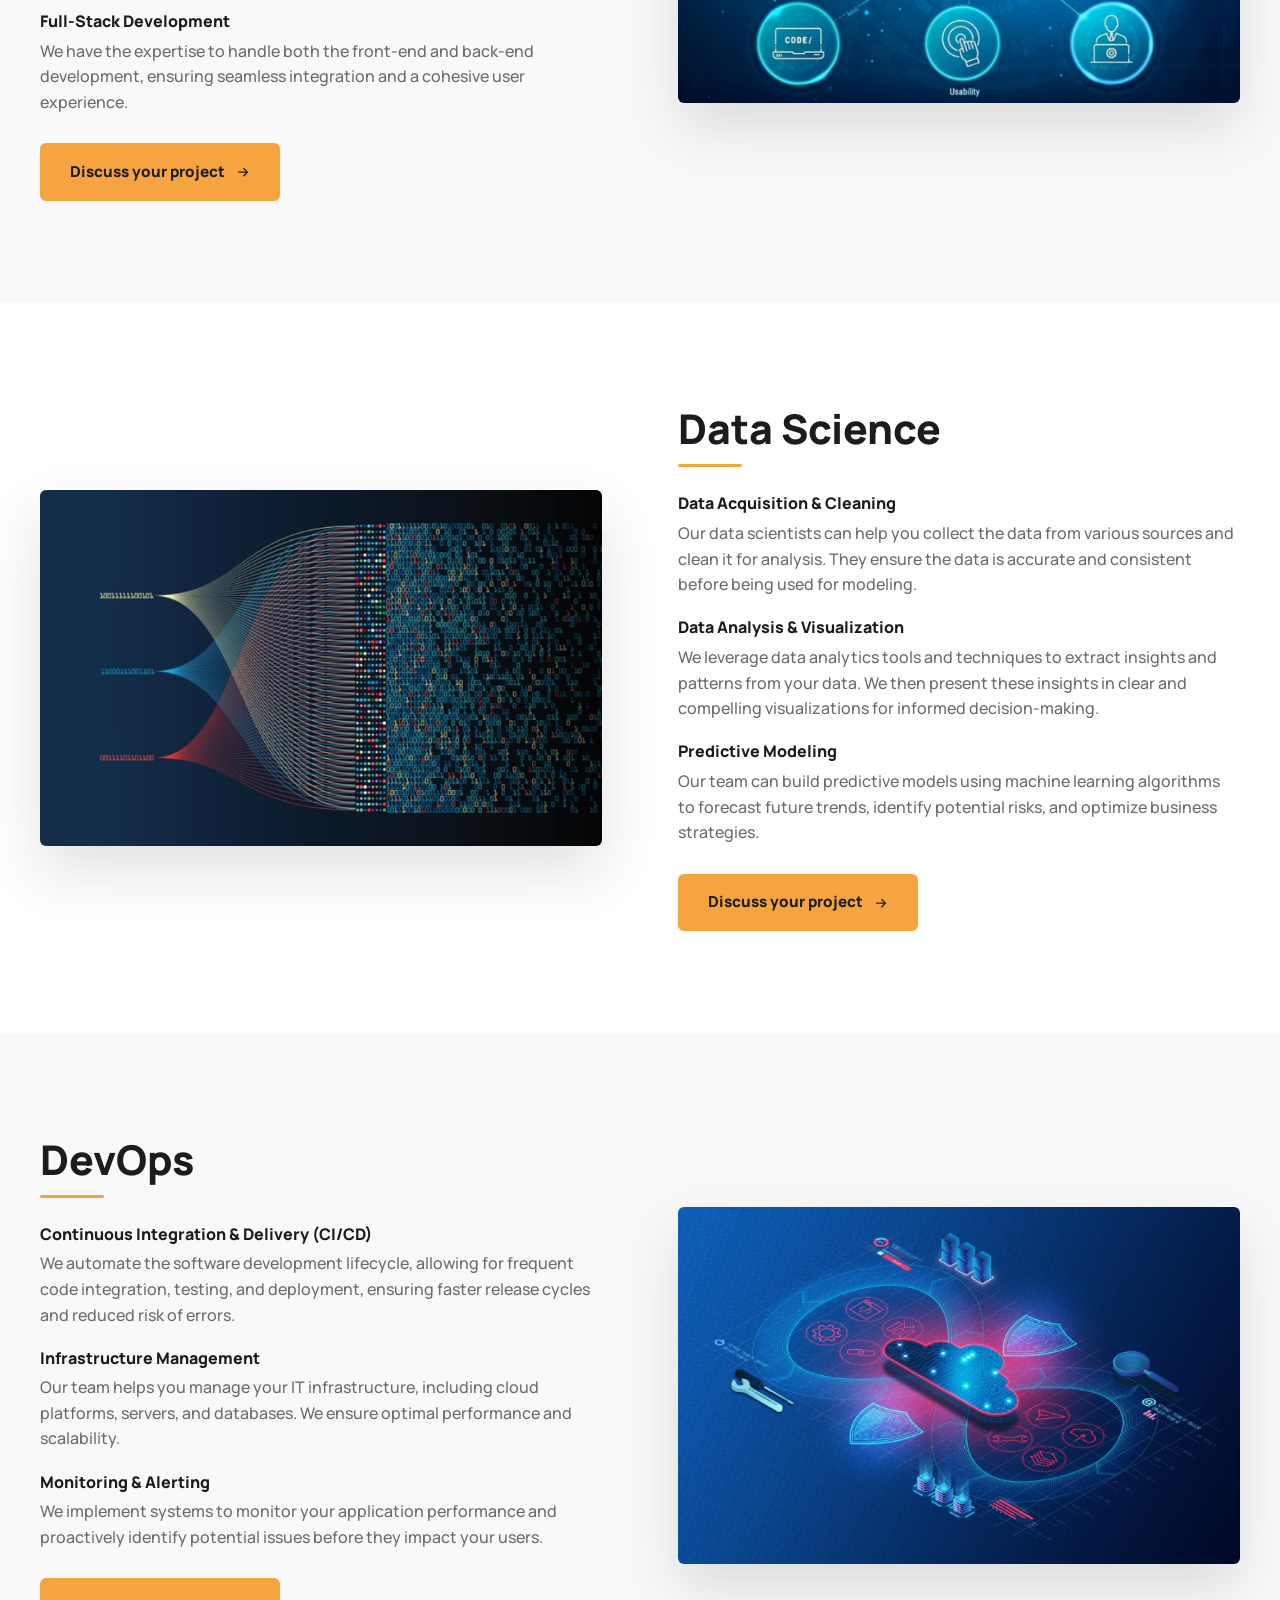
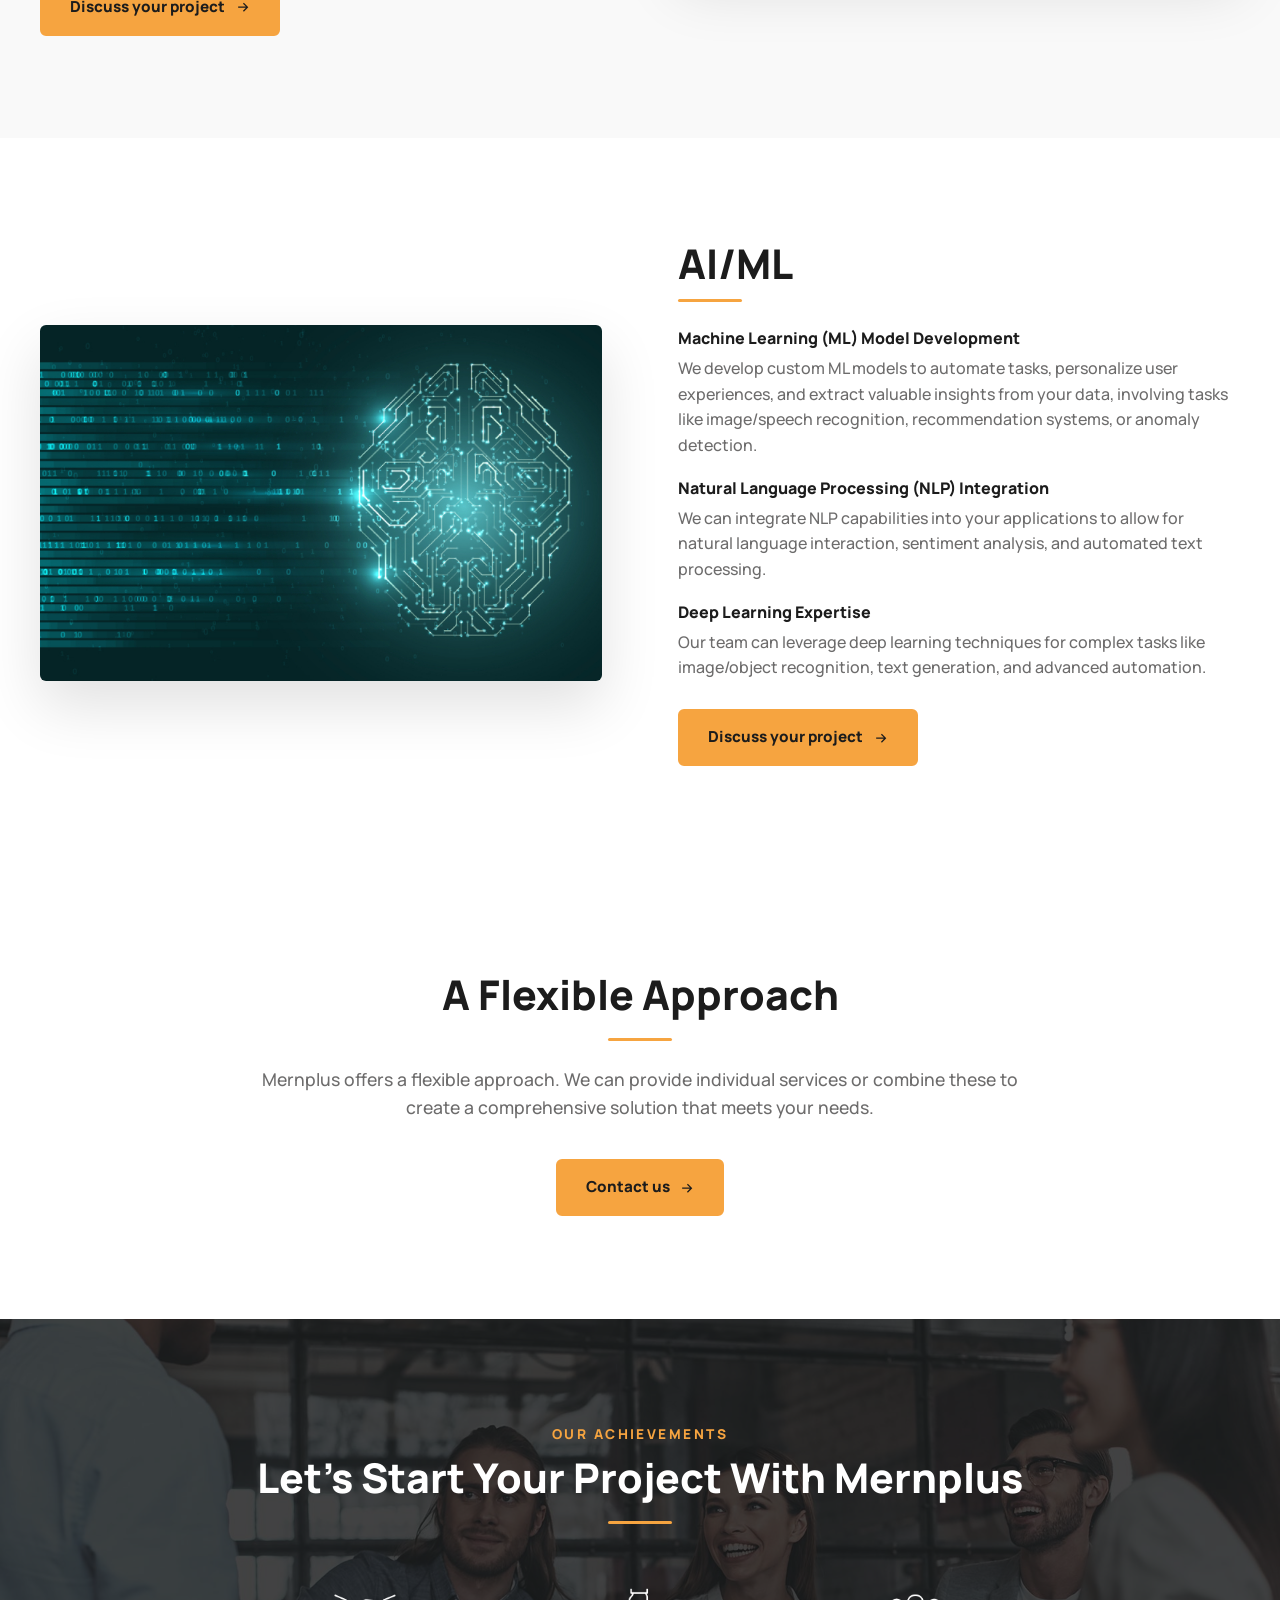
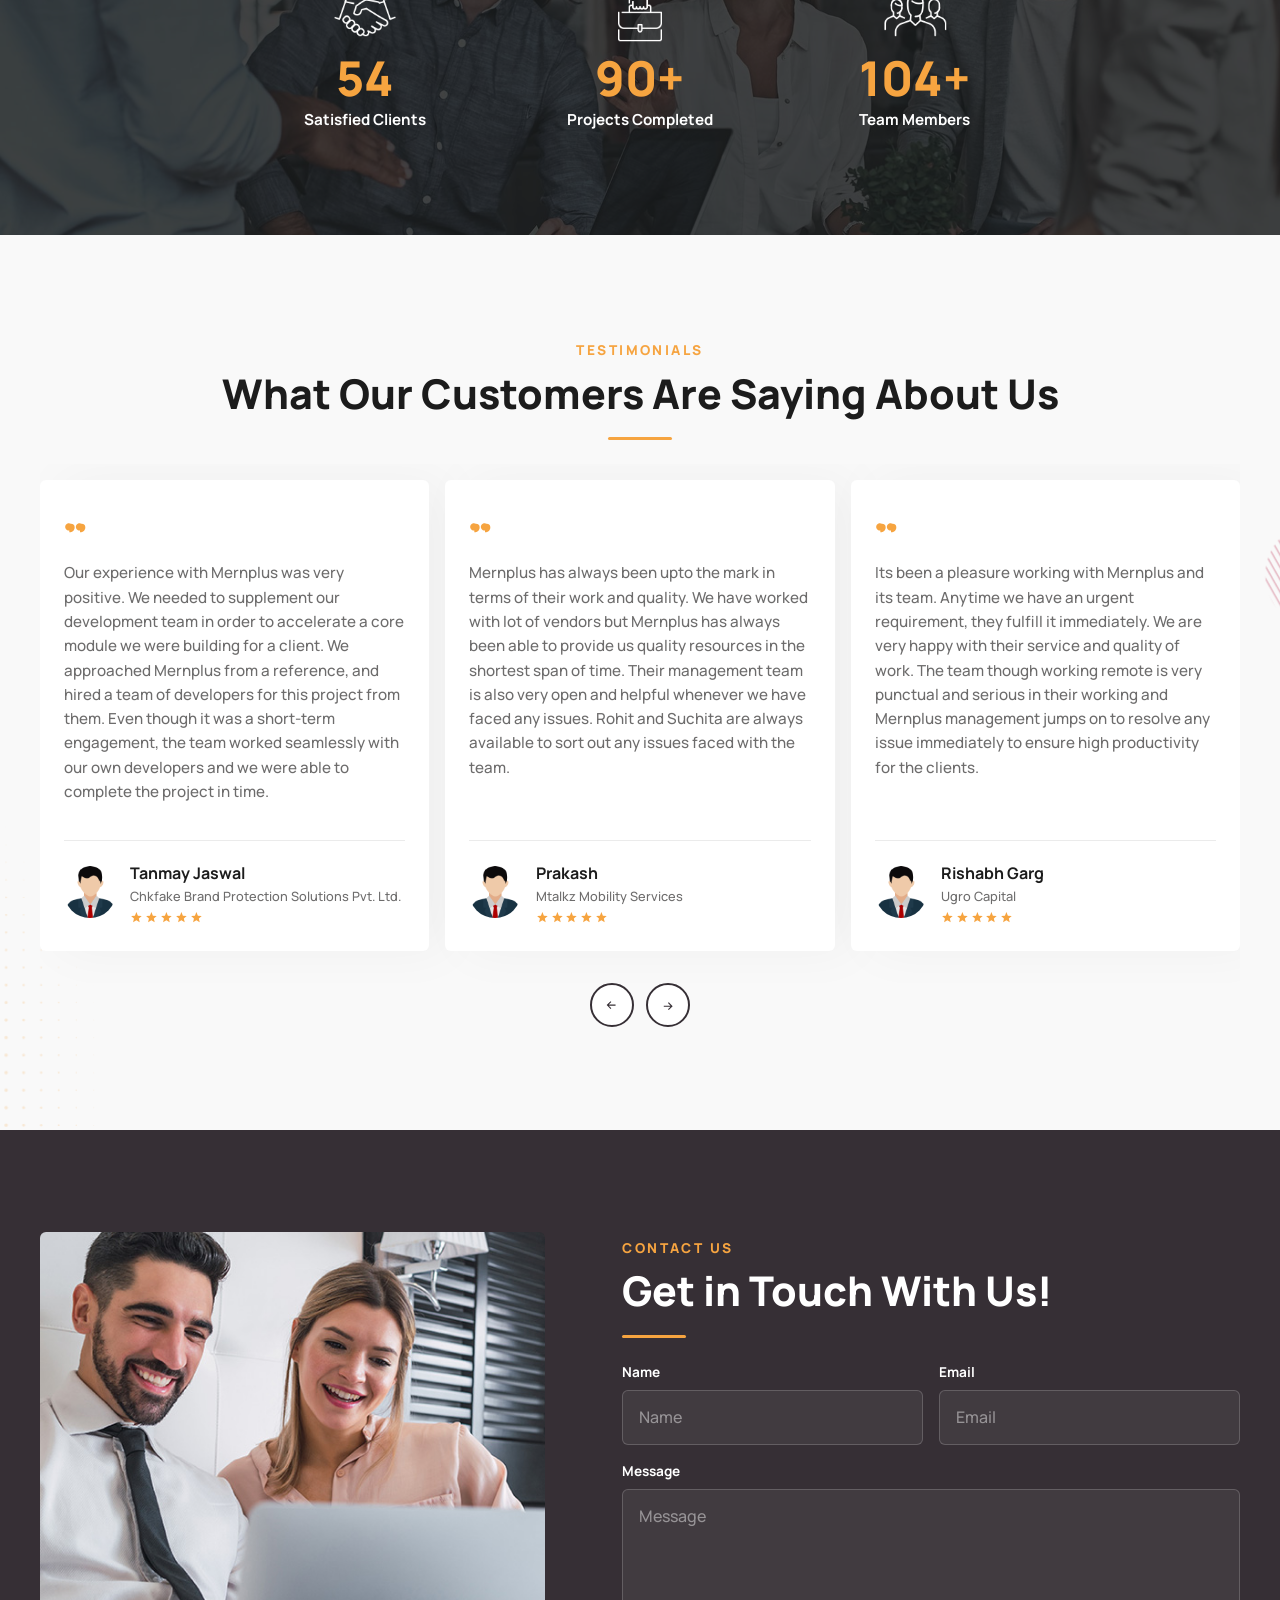
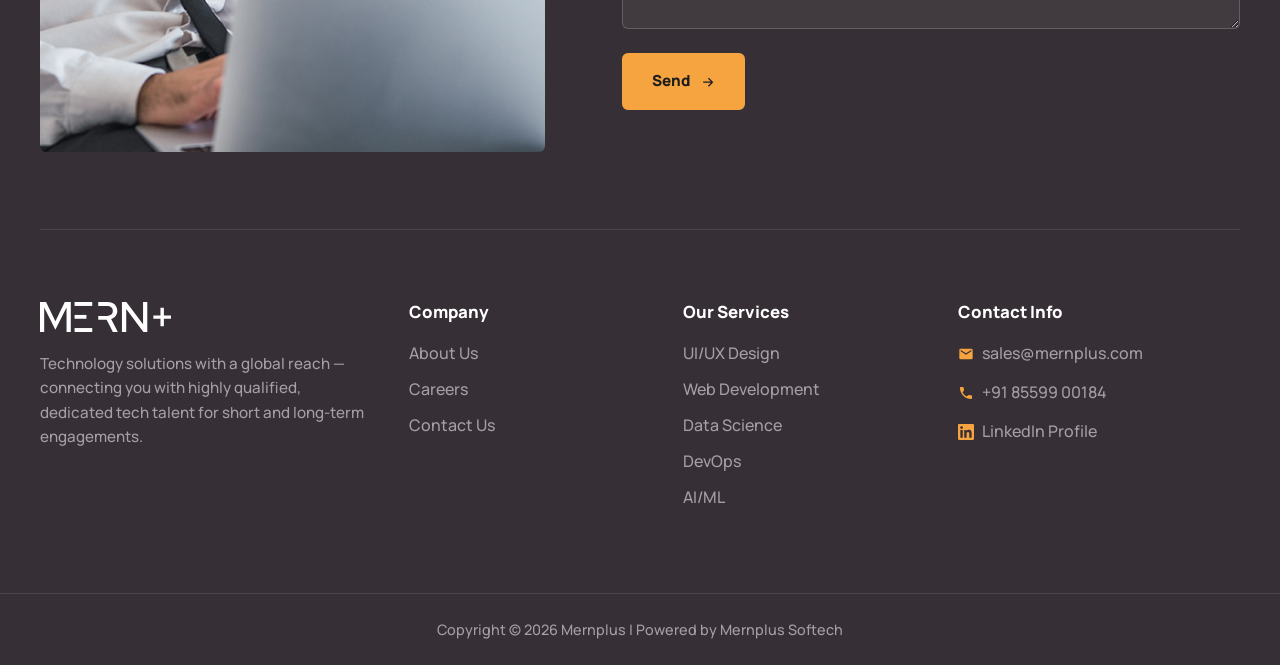
<file: our-services.html>
<!DOCTYPE html>
<html lang="en">
<head>
  <meta charset="UTF-8">
  <meta name="viewport" content="width=device-width, initial-scale=1">
  <title>Our Services — Mernplus Technologies</title>
  <meta name="description" content="UI/UX design, web development, data science, DevOps and AI/ML services from Mernplus Technologies.">
  <link rel="preconnect" href="https://fonts.googleapis.com">
  <link rel="preconnect" href="https://fonts.gstatic.com" crossorigin>
  <link href="https://fonts.googleapis.com/css2?family=Manrope:wght@500;600;700;800&display=swap" rel="stylesheet">
  <link rel="stylesheet" href="css/style.css">
  <link rel="icon" href="images/favicon.svg" type="image/svg+xml">
</head>
<body>
<svg xmlns="http://www.w3.org/2000/svg" style="display:none">
  <symbol id="i-arrow" viewBox="0 0 24 24"><path d="M5 12h12.2l-4.6-4.6L14 6l7 7-7 7-1.4-1.4 4.6-4.6H5z"/></symbol>
  <symbol id="i-chev" viewBox="0 0 24 24"><path d="M12 15.5 4.5 8l1.4-1.4L12 12.7l6.1-6.1L19.5 8z"/></symbol>
  <symbol id="i-phone" viewBox="0 0 24 24"><path d="M6.6 10.8a15.1 15.1 0 0 0 6.6 6.6l2.2-2.2a1 1 0 0 1 1-.25c1.1.37 2.3.57 3.6.57a1 1 0 0 1 1 1V20a1 1 0 0 1-1 1A17 17 0 0 1 3 4a1 1 0 0 1 1-1h3.5a1 1 0 0 1 1 1c0 1.25.2 2.45.57 3.57a1 1 0 0 1-.25 1z"/></symbol>
  <symbol id="i-mail" viewBox="0 0 24 24"><path d="M20 4H4a2 2 0 0 0-2 2v12a2 2 0 0 0 2 2h16a2 2 0 0 0 2-2V6a2 2 0 0 0-2-2zm0 4-8 5-8-5V6l8 5 8-5z"/></symbol>
  <symbol id="i-pin" viewBox="0 0 24 24"><path d="M12 2a7 7 0 0 0-7 7c0 5.25 7 13 7 13s7-7.75 7-13a7 7 0 0 0-7-7zm0 9.5A2.5 2.5 0 1 1 12 6.5a2.5 2.5 0 0 1 0 5z"/></symbol>
  <symbol id="i-linkedin" viewBox="0 0 24 24"><path d="M20.45 20.45h-3.55v-5.57c0-1.33-.03-3.04-1.85-3.04-1.85 0-2.14 1.45-2.14 2.94v5.67H9.36V9h3.41v1.56h.05c.47-.9 1.63-1.85 3.36-1.85 3.6 0 4.27 2.37 4.27 5.45v6.29zM5.34 7.43a2.06 2.06 0 1 1 0-4.12 2.06 2.06 0 0 1 0 4.12zM7.12 20.45H3.56V9h3.56v11.45zM22.22 0H1.77C.79 0 0 .77 0 1.72v20.56C0 23.23.79 24 1.77 24h20.45c.98 0 1.78-.77 1.78-1.72V1.72C24 .77 23.2 0 22.22 0z"/></symbol>
  <symbol id="i-star" viewBox="0 0 24 24"><path d="m12 17.3 6.2 3.7-1.6-7 5.4-4.7-7.2-.6L12 2 9.2 8.7 2 9.3l5.4 4.7-1.6 7z"/></symbol>
  <symbol id="i-quote" viewBox="0 0 24 24"><path d="M6.5 11a3.5 3.5 0 0 1 3.5 3.5C10 16.98 8 19 5 19v-2c1.6 0 2.5-.7 2.8-1.6A3.5 3.5 0 1 1 6.5 11zm10 0a3.5 3.5 0 0 1 3.5 3.5c0 2.48-2 4.5-5 4.5v-2c1.6 0 2.5-.7 2.8-1.6A3.5 3.5 0 1 1 16.5 11z"/></symbol>
  <symbol id="i-menu" viewBox="0 0 24 24"><path d="M3 6h18v2H3zm0 5h18v2H3zm0 5h18v2H3z"/></symbol>
  <symbol id="i-close" viewBox="0 0 24 24"><path d="m18.3 5.7-1.4-1.4L12 9.2 7.1 4.3 5.7 5.7l4.9 4.9-4.9 4.9 1.4 1.4 4.9-4.9 4.9 4.9 1.4-1.4-4.9-4.9z"/></symbol>
  <symbol id="i-briefcase" viewBox="0 0 24 24"><path d="M10 4h4a2 2 0 0 1 2 2v1h4a1 1 0 0 1 1 1v11a1 1 0 0 1-1 1H4a1 1 0 0 1-1-1V8a1 1 0 0 1 1-1h4V6a2 2 0 0 1 2-2zm0 2v1h4V6z"/></symbol>
</svg>
<header class="site-header">
  <div class="container">
    <a class="brand" href="index.html" aria-label="Mernplus Technologies — home">
      <img src="images/logo-white.svg" alt="Mernplus Technologies" width="760" height="174">
    </a>
    <nav aria-label="Primary">
      <ul class="nav" id="primary-nav">
        <li><a href="index.html">Home</a></li><li><button type="button" data-submenu aria-expanded="false" aria-haspopup="true">About <svg class="icon chev" aria-hidden="true"><use href="#i-chev"/></svg></button><ul class="submenu"><li><a href="about-us.html#our-story">Our Story</a></li><li><a href="about-us.html#leadership">Leadership</a></li><li><a href="about-us.html#mission-and-vision">Mission and Vision</a></li><li><a href="about-us.html#why-us">Why Us</a></li><li><a href="about-us.html#our-assurance">Our Assurance</a></li></ul></li><li class="is-active"><button type="button" data-submenu aria-expanded="false" aria-haspopup="true">Services <svg class="icon chev" aria-hidden="true"><use href="#i-chev"/></svg></button><ul class="submenu"><li><a href="our-services.html#ui-ux-design">UI/UX Design</a></li><li><a href="our-services.html#web-development">Web Development</a></li><li><a href="our-services.html#data-science">Data Science</a></li><li><a href="our-services.html#devops">DevOps</a></li><li><a href="our-services.html#ai-ml">AI/ML</a></li></ul></li><li><a href="career.html">Career</a></li><li><a href="#contact-form">Contact Us</a></li><li><a class="header-phone header-phone--mobile" href="tel:+918559900184" ><svg class="icon" aria-hidden="true"><use href="#i-phone"/></svg> +91 85599 00184</a></li>
      </ul>
    </nav>
    <a class="header-phone" href="tel:+918559900184"><svg class="icon" aria-hidden="true"><use href="#i-phone"/></svg> +91 85599 00184</a>
    <button class="nav-toggle" type="button" aria-controls="primary-nav" aria-expanded="false" aria-label="Toggle menu">
      <svg class="icon icon-menu" aria-hidden="true"><use href="#i-menu"/></svg><svg class="icon icon-close" aria-hidden="true"><use href="#i-close"/></svg>
    </button>
  </div>
</header>

<main>

  <section class="banner banner--services">
    <div class="container">
      <img class="tri" src="images/Triangle-design-element.png" alt="" width="47" height="41">
      <h1>Services We Offer</h1>
      <p>Mernplus: Tailored Tech Services for Your Needs</p>
      <nav class="services-toc" aria-label="Services on this page"><a href="#ui-ux-design">UI/UX Design</a><a href="#web-development">Web Development</a><a href="#data-science">Data Science</a><a href="#devops">DevOps</a><a href="#ai-ml">AI/ML</a></nav>
    </div>
  </section>
  
  <section class="section" id="ui-ux-design" aria-labelledby="ui-ux-design-heading">
    <div class="container service-detail">
      <div class="reveal"><img src="images/uiux_img_service.jpg" alt="UI/UX Design" loading="lazy" width="772" height="490"></div>
      <div class="reveal">
        <h2 id="ui-ux-design-heading">UI/UX Design</h2>
        <div class="divider"></div>
        <dl><dt>User Interface (UI) &amp; User Experience (UX) Design</dt><dd>Our team creates intuitive and visually appealing interfaces, prioritizing user needs and satisfaction. We focus on usability, information architecture, and interaction design to ensure a seamless experience.</dd><dt>Prototyping &amp; User Testing</dt><dd>We build interactive prototypes to visualize your product and gather user feedback early in the development process, allowing for iterative design improvements before full-scale development.</dd></dl>
        <a class="btn" href="#contact-form">Discuss your project <svg class="icon" aria-hidden="true"><use href="#i-arrow"/></svg></a>
      </div>
    </div>
  </section>
  <section class="section section--ghost" id="web-development" aria-labelledby="web-development-heading">
    <div class="container service-detail service-detail--reverse">
      <div class="reveal"><img src="images/web_development_img_service.jpg" alt="Web Development" loading="lazy" width="772" height="490"></div>
      <div class="reveal">
        <h2 id="web-development-heading">Web Development</h2>
        <div class="divider"></div>
        <dl><dt>Front-End Development</dt><dd>Our developers specialize in building user-facing applications using cutting-edge web technologies like HTML, CSS, and JavaScript frameworks (React, Angular, Vue.js).</dd><dt>Back-End Development</dt><dd>We craft robust and scalable server-side applications that handle data processing, business logic, and API development. Depending on the project requirements, we leverage various programming languages like Python, Java, and Node.js.</dd><dt>Full-Stack Development</dt><dd>We have the expertise to handle both the front-end and back-end development, ensuring seamless integration and a cohesive user experience.</dd></dl>
        <a class="btn" href="#contact-form">Discuss your project <svg class="icon" aria-hidden="true"><use href="#i-arrow"/></svg></a>
      </div>
    </div>
  </section>
  <section class="section" id="data-science" aria-labelledby="data-science-heading">
    <div class="container service-detail">
      <div class="reveal"><img src="images/data_science_img_service.jpg" alt="Data Science" loading="lazy" width="772" height="490"></div>
      <div class="reveal">
        <h2 id="data-science-heading">Data Science</h2>
        <div class="divider"></div>
        <dl><dt>Data Acquisition &amp; Cleaning</dt><dd>Our data scientists can help you collect the data from various sources and clean it for analysis. They ensure the data is accurate and consistent before being used for modeling.</dd><dt>Data Analysis &amp; Visualization</dt><dd>We leverage data analytics tools and techniques to extract insights and patterns from your data. We then present these insights in clear and compelling visualizations for informed decision-making.</dd><dt>Predictive Modeling</dt><dd>Our team can build predictive models using machine learning algorithms to forecast future trends, identify potential risks, and optimize business strategies.</dd></dl>
        <a class="btn" href="#contact-form">Discuss your project <svg class="icon" aria-hidden="true"><use href="#i-arrow"/></svg></a>
      </div>
    </div>
  </section>
  <section class="section section--ghost" id="devops" aria-labelledby="devops-heading">
    <div class="container service-detail service-detail--reverse">
      <div class="reveal"><img src="images/devops_img_service.jpg" alt="DevOps" loading="lazy" width="772" height="490"></div>
      <div class="reveal">
        <h2 id="devops-heading">DevOps</h2>
        <div class="divider"></div>
        <dl><dt>Continuous Integration &amp; Delivery (CI/CD)</dt><dd>We automate the software development lifecycle, allowing for frequent code integration, testing, and deployment, ensuring faster release cycles and reduced risk of errors.</dd><dt>Infrastructure Management</dt><dd>Our team helps you manage your IT infrastructure, including cloud platforms, servers, and databases. We ensure optimal performance and scalability.</dd><dt>Monitoring &amp; Alerting</dt><dd>We implement systems to monitor your application performance and proactively identify potential issues before they impact your users.</dd></dl>
        <a class="btn" href="#contact-form">Discuss your project <svg class="icon" aria-hidden="true"><use href="#i-arrow"/></svg></a>
      </div>
    </div>
  </section>
  <section class="section" id="ai-ml" aria-labelledby="ai-ml-heading">
    <div class="container service-detail">
      <div class="reveal"><img src="images/aiml_img_service.jpg" alt="AI/ML" loading="lazy" width="772" height="490"></div>
      <div class="reveal">
        <h2 id="ai-ml-heading">AI/ML</h2>
        <div class="divider"></div>
        <dl><dt>Machine Learning (ML) Model Development</dt><dd>We develop custom ML models to automate tasks, personalize user experiences, and extract valuable insights from your data, involving tasks like image/speech recognition, recommendation systems, or anomaly detection.</dd><dt>Natural Language Processing (NLP) Integration</dt><dd>We can integrate NLP capabilities into your applications to allow for natural language interaction, sentiment analysis, and automated text processing.</dd><dt>Deep Learning Expertise</dt><dd>Our team can leverage deep learning techniques for complex tasks like image/object recognition, text generation, and advanced automation.</dd></dl>
        <a class="btn" href="#contact-form">Discuss your project <svg class="icon" aria-hidden="true"><use href="#i-arrow"/></svg></a>
      </div>
    </div>
  </section>

  <section class="section text-center" aria-labelledby="flex-heading">
    <div class="container reveal" style="max-width:760px">
      <h2 id="flex-heading">A Flexible Approach</h2>
      <div class="divider divider--center"></div>
      <p class="lead">Mernplus offers a flexible approach. We can provide individual services or combine these to create a comprehensive solution that meets your needs.</p>
      <a class="btn" href="#contact-form" style="margin-top:1.25rem">Contact us <svg class="icon" aria-hidden="true"><use href="#i-arrow"/></svg></a>
    </div>
  </section>

  <section class="section achievements achievements--centered" aria-labelledby="ach-heading">
      <div class="container">
        <div class="achievements-grid">
          <div class="reveal">
            <span class="eyebrow">OUR ACHIEVEMENTS</span>
            <h2 id="ach-heading">Let’s Start Your Project With Mernplus</h2>
            <div class="divider divider--center"></div>
          </div>
        </div>
        <div class="counters">
          <div class="counter reveal">
            <img src="images/satisfied-clients-icon.png" alt="" width="90" height="75">
            <span class="counter__num" data-count="60">0</span>
            <span class="counter__label">Satisfied Clients</span>
          </div>
          <div class="counter reveal">
            <img src="images/projects-completed-icon.png" alt="" width="90" height="75">
            <span class="counter__num" data-count="100" data-suffix="+">0</span>
            <span class="counter__label">Projects Completed</span>
          </div>
          <div class="counter reveal">
            <img src="images/team-members-icon.png" alt="" width="90" height="75">
            <span class="counter__num" data-count="115" data-suffix="+">0</span>
            <span class="counter__label">Team Members</span>
          </div>
        </div>
      </div>
    </section>
  <section class="section testimonials" aria-labelledby="testi-heading">
      <div class="container">
        <div class="text-center reveal">
          <span class="eyebrow">Testimonials</span>
          <h2 id="testi-heading">What Our Customers Are Saying About Us</h2>
          <div class="divider divider--center"></div>
        </div>
        <ul class="testi-track reveal">
          <li class="testi-card">
            <div class="quote"><svg class="icon" aria-hidden="true"><use href="#i-quote"/></svg></div>
            <p>Our experience with Mernplus was very positive. We needed to supplement our development team in order to accelerate a core module we were building for a client. We approached Mernplus from a reference, and hired a team of developers for this project from them. Even though it was a short-term engagement, the team worked seamlessly with our own developers and we were able to complete the project in time.</p>
            <div class="testi-card__person">
              <img src="images/avatar.png" alt="" width="52" height="52" loading="lazy">
              <div>
                <strong>Tanmay Jaswal</strong>
                <small>Chkfake Brand Protection Solutions Pvt. Ltd.</small>
                <div class="stars" aria-label="5 out of 5 stars"><svg class="icon" aria-hidden="true"><use href="#i-star"/></svg><svg class="icon" aria-hidden="true"><use href="#i-star"/></svg><svg class="icon" aria-hidden="true"><use href="#i-star"/></svg><svg class="icon" aria-hidden="true"><use href="#i-star"/></svg><svg class="icon" aria-hidden="true"><use href="#i-star"/></svg></div>
              </div>
            </div>
          </li>
          <li class="testi-card">
            <div class="quote"><svg class="icon" aria-hidden="true"><use href="#i-quote"/></svg></div>
            <p>Mernplus has always been upto the mark in terms of their work and quality. We have worked with lot of vendors but Mernplus has always been able to provide us quality resources in the shortest span of time. Their management team is also very open and helpful whenever we have faced any issues. Rohit and Suchita are always available to sort out any issues faced with the team.</p>
            <div class="testi-card__person">
              <img src="images/avatar.png" alt="" width="52" height="52" loading="lazy">
              <div>
                <strong>Prakash</strong>
                <small>Mtalkz Mobility Services</small>
                <div class="stars" aria-label="5 out of 5 stars"><svg class="icon" aria-hidden="true"><use href="#i-star"/></svg><svg class="icon" aria-hidden="true"><use href="#i-star"/></svg><svg class="icon" aria-hidden="true"><use href="#i-star"/></svg><svg class="icon" aria-hidden="true"><use href="#i-star"/></svg><svg class="icon" aria-hidden="true"><use href="#i-star"/></svg></div>
              </div>
            </div>
          </li>
          <li class="testi-card">
            <div class="quote"><svg class="icon" aria-hidden="true"><use href="#i-quote"/></svg></div>
            <p>Its been a pleasure working with Mernplus and its team. Anytime we have an urgent requirement, they fulfill it immediately. We are very happy with their service and quality of work. The team though working remote is very punctual and serious in their working and Mernplus management jumps on to resolve any issue immediately to ensure high productivity for the clients.</p>
            <div class="testi-card__person">
              <img src="images/avatar.png" alt="" width="52" height="52" loading="lazy">
              <div>
                <strong>Rishabh Garg</strong>
                <small>Ugro Capital</small>
                <div class="stars" aria-label="5 out of 5 stars"><svg class="icon" aria-hidden="true"><use href="#i-star"/></svg><svg class="icon" aria-hidden="true"><use href="#i-star"/></svg><svg class="icon" aria-hidden="true"><use href="#i-star"/></svg><svg class="icon" aria-hidden="true"><use href="#i-star"/></svg><svg class="icon" aria-hidden="true"><use href="#i-star"/></svg></div>
              </div>
            </div>
          </li>
          <li class="testi-card">
            <div class="quote"><svg class="icon" aria-hidden="true"><use href="#i-quote"/></svg></div>
            <p>It was great working with Mernplus. They assigned an outstanding engineer to our project. The technical knowledge and attention to detail of the engineer were commendable. He also showed clear and transparent communication throughout the project and ensured smooth progress. The end product exceeded expectations, with clean, well-documented code. Will recommend to everyone.</p>
            <div class="testi-card__person">
              <img src="images/avatar.png" alt="" width="52" height="52" loading="lazy">
              <div>
                <strong>Rahul</strong>
                <small>Bowled.io</small>
                <div class="stars" aria-label="5 out of 5 stars"><svg class="icon" aria-hidden="true"><use href="#i-star"/></svg><svg class="icon" aria-hidden="true"><use href="#i-star"/></svg><svg class="icon" aria-hidden="true"><use href="#i-star"/></svg><svg class="icon" aria-hidden="true"><use href="#i-star"/></svg><svg class="icon" aria-hidden="true"><use href="#i-star"/></svg></div>
              </div>
            </div>
          </li>
        </ul>
        <div class="testi-nav">
          <button type="button" data-testi-prev aria-label="Previous testimonials"><svg class="icon" style="transform:rotate(180deg)" aria-hidden="true"><use href="#i-arrow"/></svg></button>
          <button type="button" data-testi-next aria-label="Next testimonials"><svg class="icon" aria-hidden="true"><use href="#i-arrow"/></svg></button>
        </div>
      </div>
    </section>

</main>

<footer class="site-footer">
  <div class="container">
    <section class="footer-contact section" id="contact-form" aria-labelledby="contact-heading">
      <div class="reveal">
        <img src="images/Contact-us-section-image.jpg" alt="Two colleagues reviewing work on a laptop" loading="lazy" width="554" height="698">
      </div>
      <div class="reveal">
        <span class="eyebrow">Contact Us</span>
        <h2 id="contact-heading">Get in Touch With Us!</h2>
        <div class="divider"></div>
        <!-- Netlify Forms: submissions appear in the Netlify dashboard (Site → Forms)
             and can be forwarded to email there. On any other host the JS falls back
             to opening the visitor's mail app. -->
        <form id="contact-form-el" class="form-grid" name="contact" method="POST" action="/" data-netlify="true" netlify-honeypot="_gotcha" data-mailto="sales@mernplus.com" novalidate>
          <input type="hidden" name="form-name" value="contact">
          <div>
            <label for="f-name">Name</label>
            <input id="f-name" name="name" type="text" placeholder="Name" required autocomplete="name">
          </div>
          <div>
            <label for="f-email">Email</label>
            <input id="f-email" name="email" type="email" placeholder="Email" required autocomplete="email">
          </div>
          <div class="full">
            <label for="f-message">Message</label>
            <textarea id="f-message" name="message" placeholder="Message" required></textarea>
          </div>
          <input type="text" name="_gotcha" tabindex="-1" autocomplete="off" style="display:none" aria-hidden="true">
          <div class="full">
            <button class="btn" type="submit">Send <svg class="icon" aria-hidden="true"><use href="#i-arrow"/></svg></button>
            <p class="form-status" role="status" aria-live="polite"></p>
          </div>
        </form>
      </div>
    </section>

    <div class="footer-cols">
      <div class="footer-brand">
        <img src="images/logo-white.svg" alt="Mernplus Technologies" width="760" height="174">
        <p>Technology solutions with a global reach — connecting you with highly qualified, dedicated tech talent for short and long-term engagements.</p>
      </div>
      <div>
        <h4>Company</h4>
        <ul>
          <li><a href="about-us.html">About Us</a></li>
          <li><a href="career.html">Careers</a></li>
          <li><a href="#contact-form">Contact Us</a></li>
        </ul>
      </div>
      <div>
        <h4>Our Services</h4>
        <ul>
          <li><a href="our-services.html#ui-ux-design">UI/UX Design</a></li>
          <li><a href="our-services.html#web-development">Web Development</a></li>
          <li><a href="our-services.html#data-science">Data Science</a></li>
          <li><a href="our-services.html#devops">DevOps</a></li>
          <li><a href="our-services.html#ai-ml">AI/ML</a></li>
        </ul>
      </div>
      <div>
        <h4>Contact Info</h4>
        <ul>
          <li><a href="mailto:sales@mernplus.com"><svg class="icon" aria-hidden="true"><use href="#i-mail"/></svg> sales@mernplus.com</a></li>
          <li><a href="tel:+918559900184"><svg class="icon" aria-hidden="true"><use href="#i-phone"/></svg> +91 85599 00184</a></li>
          <li><a href="https://www.linkedin.com/company/mernplus-technologies-llp/" target="_blank" rel="noopener"><svg class="icon" aria-hidden="true"><use href="#i-linkedin"/></svg> LinkedIn Profile</a></li>
        </ul>
      </div>
    </div>
  </div>
  <div class="footer-bottom">
    <div class="container">Copyright © <span id="year">2024</span> Mernplus | Powered by Mernplus Softech</div>
  </div>
</footer>
<script src="js/main.js"></script>
</body>
</html>
</file>
<file: css/style.css>
/* ==========================================================================
   Mernplus Technologies — static site
   Brand tokens ported from the Elementor kit ("Blazin Agency")
   ========================================================================== */

:root {
  --primary: #1c1c1c;
  --secondary: #ffffff;
  --text: #6d6c6c;
  --accent: #f6a440;
  --accent-dark: #e08f27;
  --wine: #b51b41;
  --charcoal: #362f35;
  --ghost: #f9f9f9;
  --border: #ebebeb;
  --footer-text: #a69ea5;
  --overlay: rgba(0, 0, 0, 0.67);

  --font: "Manrope", system-ui, -apple-system, "Segoe UI", Roboto, sans-serif;
  --container: 1200px;
  --radius: 6px;
  --shadow: 19px 0 54px rgba(0, 0, 0, 0.04);
  --header-h: 84px;
}

*,
*::before,
*::after { box-sizing: border-box; }

html { scroll-behavior: smooth; scroll-padding-top: var(--header-h); }

body {
  margin: 0;
  font-family: var(--font);
  font-weight: 500;
  font-size: 16px;
  line-height: 1.6;
  color: var(--text);
  background: var(--secondary);
  -webkit-font-smoothing: antialiased;
}

img { max-width: 100%; height: auto; display: block; }
a { color: inherit; text-decoration: none; }
ul { margin: 0; padding: 0; list-style: none; }
p { margin: 0 0 1em; }
p:last-child { margin-bottom: 0; }

h1, h2, h3, h4, h5 {
  margin: 0 0 0.5em;
  color: var(--primary);
  font-weight: 800;
  line-height: 1.15;
}
h1 { font-size: clamp(2rem, 4.5vw, 3.5rem); }
h2 { font-size: clamp(1.75rem, 3.2vw, 2.6rem); }
h3 { font-size: clamp(1.25rem, 2vw, 1.6rem); }
h4 { font-size: 1.15rem; }

.container {
  width: min(var(--container), 100% - 2.5rem);
  margin-inline: auto;
}

.section { padding: clamp(3.5rem, 8vw, 6.5rem) 0; }
.section--tight { padding: clamp(2.5rem, 5vw, 4rem) 0; }
.section--ghost { background: var(--ghost); }

.icon { width: 1em; height: 1em; fill: currentColor; flex: none; }

/* --- Eyebrow / divider pattern used throughout ------------------------- */
.eyebrow {
  display: inline-block;
  margin-bottom: 0.5rem;
  font-size: 0.85rem;
  font-weight: 800;
  letter-spacing: 0.18em;
  text-transform: uppercase;
  color: var(--accent);
}
.divider {
  width: 64px;
  height: 3px;
  margin: 0.75rem 0 1.5rem;
  background: var(--accent);
  border-radius: 2px;
}
.divider--center { margin-inline: auto; }
.text-center { text-align: center; }
.lead { font-size: 1.1rem; }

/* --- Buttons ----------------------------------------------------------- */
.btn {
  display: inline-flex;
  align-items: center;
  gap: 0.6rem;
  padding: 0.9rem 1.75rem;
  border: 2px solid var(--accent);
  border-radius: var(--radius);
  background: var(--accent);
  color: var(--primary);
  font: inherit;
  font-weight: 800;
  font-size: 0.95rem;
  cursor: pointer;
  transition: background 0.2s, color 0.2s, border-color 0.2s, transform 0.2s;
}
.btn .icon { transition: transform 0.2s; }
.btn:hover { background: var(--accent-dark); border-color: var(--accent-dark); }
.btn:hover .icon { transform: translateX(4px); }
.btn--ghost { background: transparent; color: var(--primary); }
.btn--ghost:hover { background: var(--accent); color: var(--primary); }
.btn--light { color: #fff; }
.btn--light.btn--ghost { border-color: #fff; }
.btn--light.btn--ghost:hover { background: #fff; color: var(--primary); border-color: #fff; }
.btn--sm { padding: 0.6rem 1.15rem; font-size: 0.85rem; }

/* ==========================================================================
   Header
   ========================================================================== */
.site-header {
  position: sticky;
  top: 0;
  z-index: 100;
  background: var(--charcoal);
  color: #fff;
  border-bottom: 1px solid rgba(255, 255, 255, 0.11);
}
.site-header .container {
  display: flex;
  align-items: center;
  justify-content: space-between;
  gap: 2rem;
  min-height: var(--header-h);
}
.brand img { height: 32px; width: auto; }

.nav { display: flex; align-items: center; gap: 0.25rem; }
.nav > li { position: relative; }
.nav a,
.nav button {
  display: flex;
  align-items: center;
  gap: 0.35rem;
  padding: 0.65rem 1rem;
  border: 0;
  background: none;
  color: #fff;
  font: inherit;
  font-weight: 700;
  font-size: 0.95rem;
  cursor: pointer;
  border-radius: var(--radius);
  transition: color 0.2s;
}
.nav a:hover,
.nav button:hover,
.nav a[aria-current="page"],
.nav > li.is-active > a,
.nav > li.is-active > button { color: var(--accent); }
.nav .chev { width: 0.75em; height: 0.75em; transition: transform 0.2s; }
.nav li.open > button .chev { transform: rotate(180deg); }

.submenu {
  position: absolute;
  top: 100%;
  left: 0;
  min-width: 220px;
  padding: 0.5rem 0;
  background: #fff;
  border-radius: var(--radius);
  box-shadow: 0 18px 40px rgba(0, 0, 0, 0.18);
  opacity: 0;
  visibility: hidden;
  transform: translateY(8px);
  transition: opacity 0.2s, transform 0.2s, visibility 0.2s;
}
.submenu a {
  padding: 0.6rem 1.25rem;
  color: var(--primary);
  font-weight: 600;
  border-radius: 0;
}
.submenu a:hover { background: var(--ghost); color: var(--accent-dark); }
.nav li:hover > .submenu,
.nav li:focus-within > .submenu,
.nav li.open > .submenu { opacity: 1; visibility: visible; transform: none; }

.header-phone {
  display: inline-flex;
  align-items: center;
  gap: 0.5rem;
  color: #fff;
  font-weight: 800;
  white-space: nowrap;
}
.header-phone .icon { color: var(--accent); font-size: 1.1rem; }
.header-phone:hover { color: var(--accent); }
.nav .header-phone--mobile { display: none; }

.nav-toggle {
  display: none;
  width: 44px;
  height: 44px;
  padding: 0;
  border: 0;
  background: none;
  color: #fff;
  cursor: pointer;
}
.nav-toggle .icon { width: 28px; height: 28px; }
.nav-toggle .icon-close { display: none; }
.nav-toggle[aria-expanded="true"] .icon-menu { display: none; }
.nav-toggle[aria-expanded="true"] .icon-close { display: block; }

/* ==========================================================================
   Hero / page banners
   ========================================================================== */
.hero {
  position: relative;
  display: grid;
  align-items: center;
  min-height: min(82vh, 760px);
  padding: clamp(4rem, 10vw, 7rem) 0;
  color: #fff;
  background: var(--charcoal) center / cover no-repeat;
  isolation: isolate;
}
.hero::before {
  content: "";
  position: absolute;
  inset: 0;
  z-index: -1;
  background: var(--overlay);
}
.hero::after {
  content: "";
  position: absolute;
  inset: 0;
  z-index: -1;
  background: var(--hero-overlay-img) center / cover no-repeat;
  opacity: 0.9;
  pointer-events: none;
}
.hero h1 { color: #fff; max-width: 15ch; }
.hero .lead { max-width: 62ch; color: rgba(255, 255, 255, 0.85); }
.hero .note {
  margin: 1.25rem 0 2rem;
  font-weight: 800;
  color: var(--accent);
}
.hero--home { background-image: url("../images/b9acccf8b8.jpg"); --hero-overlay-img: url("../images/Home-banner-overlay.png"); }

.banner {
  position: relative;
  padding: clamp(4rem, 9vw, 6.5rem) 0;
  color: #fff;
  background: var(--charcoal) center / cover no-repeat;
  isolation: isolate;
  text-align: center;
}
.banner::before {
  content: "";
  position: absolute;
  inset: 0;
  z-index: -1;
  background: var(--overlay);
}
.banner::after {
  content: "";
  position: absolute;
  inset: 0;
  z-index: -1;
  background: url("../images/About-us-banner-overlay.png") center / cover no-repeat;
  opacity: 0.8;
  pointer-events: none;
}
.banner h1 { color: #fff; margin-bottom: 0.35em; }
.banner p { margin: 0 auto; max-width: 60ch; font-size: 1.15rem; color: rgba(255, 255, 255, 0.85); }
.banner .tri {
  width: 47px;
  margin: 0 auto 1.25rem;
  animation: float 4s ease-in-out infinite;
}
.banner--about { background-image: url("../images/About-us-banner-bg.jpg"); }
.banner--services { background-image: url("../images/ui.png"); }
.banner--career { background-image: url("../images/Services-page-banner-image.jpg"); }
.banner--contact { background-image: url("../images/Contact-us-banner-bg.jpg"); }

@keyframes float {
  0%, 100% { transform: translateY(0); }
  50% { transform: translateY(-10px); }
}

/* ==========================================================================
   Home: services
   ========================================================================== */
.services-intro {
  display: grid;
  grid-template-columns: 1.1fr 1fr;
  gap: 3rem;
  align-items: start;
  margin-bottom: 3.5rem;
}
.services-intro h4 { color: var(--primary); font-weight: 700; margin-bottom: 1rem; }
.services-grid {
  display: grid;
  grid-template-columns: repeat(auto-fit, minmax(210px, 1fr));
  gap: 1.5rem;
}
.service-card {
  display: flex;
  flex-direction: column;
  background: #fff;
  border: 1px solid var(--border);
  border-radius: var(--radius);
  overflow: hidden;
  transition: transform 0.25s, box-shadow 0.25s;
}
.service-card:hover { transform: translateY(-6px); box-shadow: 0 20px 45px rgba(0, 0, 0, 0.08); }
.service-card img { aspect-ratio: 1; width: 100%; object-fit: cover; }
.service-card__body { display: flex; flex-direction: column; flex: 1; padding: 1.35rem 1.25rem 1.5rem; }
.service-card h3 { font-size: 1.1rem; text-transform: uppercase; letter-spacing: 0.02em; }
.service-card p { flex: 1; font-size: 0.93rem; margin-bottom: 1.25rem; }

/* ==========================================================================
   Home: who we are
   ========================================================================== */
.about-split {
  display: grid;
  grid-template-columns: 1fr 1.2fr;
  gap: clamp(2rem, 6vw, 5rem);
  align-items: center;
}
.about-media { position: relative; padding: 0 1.5rem 1.5rem 0; }
.about-media img { border-radius: var(--radius); }
.about-media::before {
  content: "";
  position: absolute;
  right: 0;
  bottom: 0;
  width: 60%;
  height: 60%;
  border: 3px solid var(--accent);
  border-radius: var(--radius);
  z-index: -1;
}
.exp-badge {
  position: absolute;
  left: -1rem;
  bottom: 2.5rem;
  display: flex;
  align-items: center;
  gap: 0.75rem;
  padding: 0.9rem 1.2rem;
  background: var(--accent);
  border-radius: var(--radius);
  color: var(--primary);
  box-shadow: 0 16px 40px rgba(0, 0, 0, 0.15);
}
.exp-badge img { width: 40px; }
.exp-badge strong { display: block; font-size: 1.75rem; line-height: 1; }
.exp-badge span { font-size: 0.8rem; font-weight: 700; }

/* ==========================================================================
   Achievements / counters
   ========================================================================== */
.achievements {
  position: relative;
  color: #fff;
  background: var(--charcoal) url("../images/Portfolio-section-bg.jpg") center / cover no-repeat;
  isolation: isolate;
}
.achievements::before {
  content: "";
  position: absolute;
  inset: 0;
  z-index: -1;
  background: rgba(28, 28, 28, 0.82);
}
.achievements h2 { color: #fff; }
.achievements-grid {
  display: grid;
  grid-template-columns: 1fr 1fr;
  gap: 3rem;
  align-items: center;
}
.achievements .lead { color: rgba(255, 255, 255, 0.85); margin-bottom: 1.75rem; }
.counters {
  display: grid;
  grid-template-columns: repeat(3, 1fr);
  gap: 1.5rem;
}
.counter { text-align: center; }
.counter img { width: 64px; margin: 0 auto 0.75rem; }
.counter__num {
  display: block;
  font-size: clamp(2rem, 4vw, 3rem);
  font-weight: 800;
  line-height: 1;
  color: var(--accent);
}
.counter__label { display: block; margin-top: 0.4rem; font-weight: 700; color: #fff; font-size: 0.95rem; }
.achievements--centered .achievements-grid { grid-template-columns: 1fr; text-align: center; }
.achievements--centered .counters { max-width: 800px; margin: 2.5rem auto 0; }

/* ==========================================================================
   Clients
   ========================================================================== */
.clients-grid {
  display: grid;
  grid-template-columns: repeat(6, 1fr);
  gap: 1rem;
}
.clients-grid li {
  display: grid;
  place-items: center;
  padding: 1.25rem 1rem;
  border: 1px solid var(--border);
  border-radius: var(--radius);
  background: #fff;
  transition: box-shadow 0.25s, transform 0.25s;
}
.clients-grid li:hover { box-shadow: 0 12px 30px rgba(0, 0, 0, 0.06); transform: translateY(-3px); }
.clients-grid img { max-height: 48px; width: auto; filter: grayscale(1); opacity: 0.75; transition: filter 0.25s, opacity 0.25s; }
.clients-grid li:hover img { filter: none; opacity: 1; }

/* ==========================================================================
   Testimonials
   ========================================================================== */
.testimonials {
  position: relative;
  background: var(--ghost) url("../images/Testmonial-section-overlay.png") center / cover no-repeat;
}
.testi-track {
  display: grid;
  grid-auto-flow: column;
  grid-auto-columns: calc((100% - 2rem) / 3);
  gap: 1rem;
  overflow-x: auto;
  scroll-snap-type: x mandatory;
  scrollbar-width: none;
  padding: 1rem 0 2rem;
}
.testi-track::-webkit-scrollbar { display: none; }
.testi-card {
  scroll-snap-align: start;
  display: flex;
  flex-direction: column;
  padding: 1.75rem 1.5rem;
  background: #fff;
  border-radius: var(--radius);
  box-shadow: var(--shadow);
}
.testi-card .quote { color: var(--accent); font-size: 1.6rem; margin-bottom: 0.75rem; }
.testi-card p { flex: 1; font-size: 0.95rem; }
.testi-card__person {
  display: flex;
  align-items: center;
  gap: 0.9rem;
  margin-top: 1.25rem;
  padding-top: 1.25rem;
  border-top: 1px solid var(--border);
}
.testi-card__person img { width: 52px; height: 52px; border-radius: 50%; object-fit: cover; }
.testi-card__person strong { display: block; color: var(--primary); }
.testi-card__person small { display: block; font-size: 0.8rem; }
.stars { display: flex; gap: 2px; color: var(--accent); font-size: 0.8rem; margin-top: 0.25rem; }
.testi-nav { display: flex; justify-content: center; gap: 0.75rem; }
.testi-nav button {
  display: grid;
  place-items: center;
  width: 44px;
  height: 44px;
  border: 2px solid var(--charcoal);
  border-radius: 50%;
  background: #fff;
  color: var(--charcoal);
  cursor: pointer;
  transition: background 0.2s, color 0.2s;
}
.testi-nav button:hover { background: var(--charcoal); color: #fff; }

/* ==========================================================================
   About page
   ========================================================================== */
.story-block {
  display: grid;
  grid-template-columns: 1fr 1fr;
  gap: clamp(2rem, 6vw, 5rem);
  align-items: center;
}
.story-block--reverse > :first-child { order: 2; }
.story-block img {
  width: 100%;
  aspect-ratio: 3 / 2;
  object-fit: cover;
  border-radius: var(--radius);
  box-shadow: 0 25px 60px rgba(0, 0, 0, 0.12);
}
.prose h3 { font-size: 1.3rem; margin-top: 1.5rem; }
.prose h3:first-child { margin-top: 0; }
.prose h5 { font-size: 1.05rem; margin-top: 1.25rem; color: var(--accent-dark); }
.prose a { color: var(--accent-dark); font-weight: 700; text-decoration: underline; }
.feature-list li {
  position: relative;
  padding-left: 1.75rem;
  margin-bottom: 0.9rem;
}
.feature-list li::before {
  content: "";
  position: absolute;
  left: 0;
  top: 0.55em;
  width: 10px;
  height: 10px;
  border-radius: 50%;
  background: var(--accent);
}
.feature-list strong { color: var(--primary); }

.leaders { display: grid; gap: 3rem; }
.leader {
  display: grid;
  grid-template-columns: 260px 1fr;
  gap: 2.5rem;
  align-items: center;
}
.leader:nth-child(even) > :first-child { order: 2; }
.leader img {
  width: 100%;
  aspect-ratio: 1;
  object-fit: cover;
  border-radius: var(--radius);
  border: 4px solid var(--accent);
}
.leader h3 { margin-bottom: 0.25rem; }
.leader .role { display: block; margin-bottom: 1rem; font-weight: 800; color: var(--accent-dark); }

.values-grid {
  display: grid;
  grid-template-columns: repeat(auto-fit, minmax(230px, 1fr));
  gap: 1.5rem;
  margin-top: 2rem;
}
.value-card {
  padding: 1.75rem 1.5rem;
  background: #fff;
  border-top: 4px solid var(--accent);
  border-radius: var(--radius);
  box-shadow: var(--shadow);
}
.value-card h3 { font-size: 1.1rem; margin-bottom: 0.4rem; }
.value-card p { font-size: 0.95rem; }

.dark-band {
  position: relative;
  color: #fff;
  background: var(--charcoal) center / cover no-repeat;
  isolation: isolate;
}
.dark-band::before { content: ""; position: absolute; inset: 0; z-index: -1; background: rgba(28, 28, 28, 0.86); }
.dark-band h2, .dark-band h3 { color: #fff; }
.dark-band p { color: rgba(255, 255, 255, 0.85); }
.dark-band .value-card { background: rgba(255, 255, 255, 0.06); box-shadow: none; }
.dark-band--mission { background-image: url("../images/9305d641c8.jpg"); }
.dark-band--why { background-image: url("../images/257c249a24.jpg"); }
.dark-band--assurance { background-image: url("../images/c9df6146c3.jpg"); }
.mv-grid {
  display: grid;
  grid-template-columns: 1fr 1fr;
  gap: 1.5rem;
  margin-bottom: 2.5rem;
}
.mv-card {
  padding: 2rem;
  border-left: 4px solid var(--accent);
  background: rgba(255, 255, 255, 0.06);
  border-radius: var(--radius);
}
.mv-card h3 { color: var(--accent); font-size: 1rem; text-transform: uppercase; letter-spacing: 0.15em; }
.mv-card p { font-size: 1.25rem; font-weight: 700; color: #fff; }

/* ==========================================================================
   Services page
   ========================================================================== */
.service-detail {
  display: grid;
  grid-template-columns: 1fr 1fr;
  gap: clamp(2rem, 6vw, 5rem);
  align-items: center;
}
.service-detail--reverse > :first-child { order: 2; }
.service-detail img {
  width: 100%;
  aspect-ratio: 772 / 490;
  object-fit: cover;
  border-radius: var(--radius);
  box-shadow: 0 25px 60px rgba(0, 0, 0, 0.12);
}
.service-detail h2 { margin-bottom: 0.25rem; }
.service-detail dl { margin: 0; }
.service-detail dt { margin-top: 1.1rem; font-weight: 800; color: var(--primary); }
.service-detail dd { margin: 0.25rem 0 0; }
.service-detail .btn { margin-top: 1.75rem; }
.services-toc {
  display: flex;
  flex-wrap: wrap;
  justify-content: center;
  gap: 0.6rem;
  margin-top: 2rem;
}
.services-toc a {
  padding: 0.55rem 1.1rem;
  border: 1px solid rgba(255, 255, 255, 0.35);
  border-radius: 999px;
  font-size: 0.85rem;
  font-weight: 700;
  transition: background 0.2s, border-color 0.2s, color 0.2s;
}
.services-toc a:hover { background: var(--accent); border-color: var(--accent); color: var(--primary); }

/* ==========================================================================
   Career page
   ========================================================================== */
.jobs-grid {
  display: grid;
  grid-template-columns: repeat(auto-fit, minmax(320px, 1fr));
  gap: 1.5rem;
}
.job-card {
  display: flex;
  flex-direction: column;
  padding: 1.75rem;
  background: #fff;
  border: 1px solid var(--border);
  border-radius: var(--radius);
  transition: transform 0.25s, box-shadow 0.25s;
}
.job-card:hover { transform: translateY(-4px); box-shadow: 0 20px 45px rgba(0, 0, 0, 0.07); }
.job-card h3 { font-size: 1.2rem; margin-bottom: 0.75rem; }
.job-meta {
  display: flex;
  flex-wrap: wrap;
  gap: 0.5rem 1.25rem;
  margin-bottom: 1rem;
  font-size: 0.85rem;
  font-weight: 700;
  color: var(--primary);
}
.job-meta span { display: inline-flex; align-items: center; gap: 0.4rem; }
.job-meta .icon { color: var(--accent); }
.job-card h4 { font-size: 0.85rem; text-transform: uppercase; letter-spacing: 0.1em; color: var(--accent-dark); margin-bottom: 0.4rem; }
.job-card p { flex: 1; font-size: 0.95rem; margin-bottom: 1.25rem; }
.job-card ol { margin: 0.25rem 0 0; padding-left: 1.25rem; font-size: 0.95rem; }

/* ==========================================================================
   Contact page
   ========================================================================== */
.contact-cards {
  display: grid;
  grid-template-columns: repeat(auto-fit, minmax(260px, 1fr));
  gap: 1.5rem;
  margin-top: 2.5rem;
}
.contact-card {
  padding: 2rem 1.75rem;
  background: #fff;
  border: 1px solid var(--border);
  border-radius: var(--radius);
  text-align: center;
}
.contact-card img { width: 56px; margin: 0 auto 1rem; }
.contact-card h3 { font-size: 1.1rem; }
.contact-card a:hover { color: var(--accent-dark); }
.map-wrap { line-height: 0; }
.map-wrap iframe { width: 100%; height: 480px; border: 0; }

/* ==========================================================================
   Footer
   ========================================================================== */
.site-footer {
  position: relative;
  color: var(--footer-text);
  background: var(--charcoal) url("../images/Footer-overlay.png") center / cover no-repeat;
}
.site-footer h2, .site-footer h3, .site-footer h4 { color: #fff; }

.footer-contact {
  display: grid;
  grid-template-columns: 0.9fr 1.1fr;
  gap: clamp(2rem, 6vw, 5rem);
  align-items: center;
  padding-bottom: clamp(3rem, 6vw, 5rem);
  border-bottom: 1px solid rgba(255, 255, 255, 0.11);
}
.footer-contact img {
  width: 100%;
  aspect-ratio: 554 / 698;
  max-height: 520px;
  object-fit: cover;
  border-radius: var(--radius);
}
.form-grid { display: grid; grid-template-columns: 1fr 1fr; gap: 1rem; }
.form-grid .full { grid-column: 1 / -1; }
.form-grid label { display: block; margin-bottom: 0.4rem; font-size: 0.85rem; font-weight: 700; color: #fff; }
.form-grid input,
.form-grid textarea {
  width: 100%;
  padding: 0.85rem 1rem;
  border: 1px solid rgba(255, 255, 255, 0.18);
  border-radius: var(--radius);
  background: rgba(255, 255, 255, 0.06);
  color: #fff;
  font: inherit;
  transition: border-color 0.2s, background 0.2s;
}
.form-grid input::placeholder,
.form-grid textarea::placeholder { color: rgba(255, 255, 255, 0.45); }
.form-grid input:focus,
.form-grid textarea:focus {
  outline: none;
  border-color: var(--accent);
  background: rgba(255, 255, 255, 0.1);
}
.form-grid textarea { min-height: 140px; resize: vertical; }
.form-status { margin-top: 1rem; font-weight: 700; color: var(--accent); min-height: 1.5em; }
.form-status.error { color: #ff8a8a; }

.footer-cols {
  display: grid;
  grid-template-columns: 1.4fr 1fr 1fr 1.2fr;
  gap: 2.5rem;
  padding: clamp(3rem, 6vw, 4.5rem) 0;
}
.footer-cols h4 { font-size: 1.05rem; margin-bottom: 1.25rem; }
.footer-cols li { margin-bottom: 0.65rem; }
.footer-cols a { transition: color 0.2s; }
.footer-cols a:hover { color: var(--accent); }
.footer-cols li a { display: inline-flex; align-items: center; gap: 0.5rem; }
.footer-cols .icon { color: var(--accent); }
.footer-brand img { height: 30px; width: auto; margin-bottom: 1.25rem; }
.footer-brand p { font-size: 0.95rem; max-width: 34ch; }

.footer-bottom {
  padding: 1.5rem 0;
  border-top: 1px solid rgba(255, 255, 255, 0.11);
  font-size: 0.9rem;
  text-align: center;
}

/* ==========================================================================
   Reveal on scroll
   ========================================================================== */
.reveal { opacity: 0; transform: translateY(24px); transition: opacity 0.6s ease, transform 0.6s ease; }
.reveal.is-visible { opacity: 1; transform: none; }
@media (prefers-reduced-motion: reduce) {
  .reveal { opacity: 1; transform: none; transition: none; }
  html { scroll-behavior: auto; }
  .banner .tri { animation: none; }
}

/* ==========================================================================
   Responsive
   ========================================================================== */
@media (max-width: 1024px) {
  .clients-grid { grid-template-columns: repeat(4, 1fr); }
  .testi-track { grid-auto-columns: calc((100% - 1rem) / 2); }
  .footer-cols { grid-template-columns: 1fr 1fr; }
  .leader { grid-template-columns: 200px 1fr; }
}

@media (max-width: 900px) {
  :root { --header-h: 72px; }
  .nav-toggle { display: grid; place-items: center; }
  .header-phone { display: none; }
  .nav {
    position: absolute;
    top: 100%;
    left: 0;
    right: 0;
    display: none;
    flex-direction: column;
    align-items: stretch;
    gap: 0;
    padding: 0.5rem 0 1rem;
    background: var(--charcoal);
    border-top: 1px solid rgba(255, 255, 255, 0.11);
    box-shadow: 0 20px 40px rgba(0, 0, 0, 0.3);
    max-height: calc(100vh - var(--header-h));
    overflow-y: auto;
  }
  .nav.is-open { display: flex; }
  .nav a, .nav button { width: 100%; justify-content: space-between; padding: 0.85rem 1.25rem; border-radius: 0; }
  .submenu {
    position: static;
    display: none;
    min-width: 0;
    padding: 0;
    background: rgba(0, 0, 0, 0.2);
    box-shadow: none;
    opacity: 1;
    visibility: visible;
    transform: none;
  }
  .nav li.open > .submenu { display: block; }
  .nav li:hover > .submenu:not(.open) { display: none; }
  .nav li.open > .submenu { display: block; }
  .submenu a { color: #fff; padding-left: 2.25rem; font-weight: 600; }
  .submenu a:hover { background: rgba(255, 255, 255, 0.06); color: var(--accent); }
  .nav .header-phone--mobile { display: flex; padding: 0.85rem 1.25rem; }

  .services-intro,
  .about-split,
  .achievements-grid,
  .story-block,
  .service-detail,
  .footer-contact,
  .mv-grid { grid-template-columns: 1fr; }
  .story-block--reverse > :first-child,
  .service-detail--reverse > :first-child { order: 0; }
  .about-media { margin-bottom: 1.5rem; }
  .leader { grid-template-columns: 1fr; }
  .leader:nth-child(even) > :first-child { order: 0; }
  .leader img { max-width: 260px; }
}

@media (max-width: 600px) {
  .clients-grid { grid-template-columns: repeat(2, 1fr); }
  .counters { grid-template-columns: 1fr; gap: 2rem; }
  .testi-track { grid-auto-columns: 100%; }
  .form-grid { grid-template-columns: 1fr; }
  .footer-cols { grid-template-columns: 1fr; }
  .exp-badge { left: 0; bottom: 1rem; }
  .hero { min-height: 0; }
}
</file>
